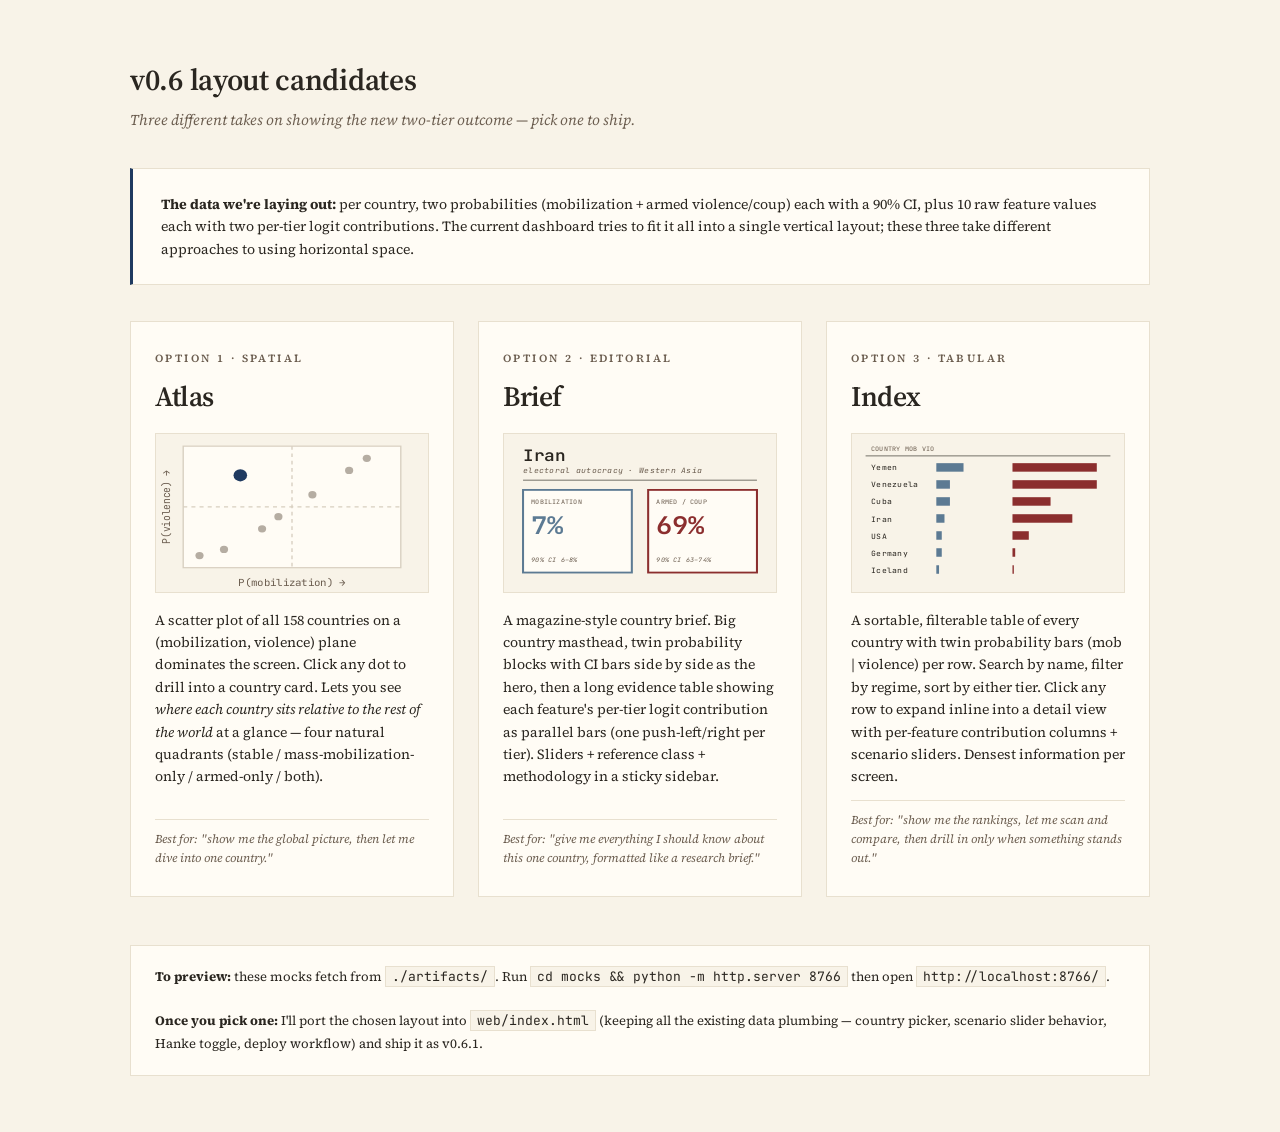
<file: mocks/index.html>
<!DOCTYPE html>
<html lang="en">
<head>
  <meta charset="UTF-8">
  <meta name="viewport" content="width=device-width, initial-scale=1.0">
  <title>v0.6 layout mockups — pick one</title>
  <link rel="preconnect" href="https://fonts.googleapis.com">
  <link rel="preconnect" href="https://fonts.gstatic.com" crossorigin>
  <link href="https://fonts.googleapis.com/css2?family=Source+Serif+4:opsz,wght@8..60,400;8..60,500;8..60,600&family=JetBrains+Mono:wght@400;500&display=swap" rel="stylesheet">
  <style>
    :root {
      --parchment: #F8F3E8;
      --parchment-light: #FFFCF5;
      --ink: #2A2620;
      --ink-muted: #6B5D4F;
      --border: #D8CFC0;
      --border-subtle: #E8E0CF;
      --mob: #5C7A93;
      --vio: #8B2E2E;
      --highlight: #1F3A60;
    }
    * { box-sizing: border-box; margin: 0; padding: 0; }
    html, body { background: var(--parchment); color: var(--ink); font-family: 'Source Serif 4', Charter, serif; font-size: 16px; line-height: 1.6; }
    .page { max-width: 1100px; margin: 0 auto; padding: 56px 40px; }
    h1 { font-size: 30px; font-weight: 600; letter-spacing: -0.01em; margin-bottom: 4px; }
    .sub { color: var(--ink-muted); font-size: 15px; font-style: italic; margin-bottom: 36px; }
    .grid { display: grid; grid-template-columns: repeat(3, 1fr); gap: 24px; }
    @media (max-width: 980px) { .grid { grid-template-columns: 1fr; } }
    .card { background: var(--parchment-light); border: 1px solid var(--border-subtle); padding: 28px 24px; text-decoration: none; color: var(--ink); transition: transform 0.15s, border-color 0.15s; display: flex; flex-direction: column; }
    .card:hover { transform: translateY(-2px); border-color: var(--ink); }
    .card .kicker { font-size: 11px; text-transform: uppercase; letter-spacing: 0.22em; color: var(--ink-muted); font-weight: 600; margin-bottom: 6px; }
    .card h2 { font-size: 28px; font-weight: 600; letter-spacing: -0.015em; margin-bottom: 14px; }
    .card .preview { background: var(--parchment); border: 1px solid var(--border-subtle); height: 160px; display: flex; align-items: center; justify-content: center; margin-bottom: 16px; font-family: 'JetBrains Mono', monospace; font-size: 12px; color: var(--ink-muted); position: relative; overflow: hidden; }
    .card .preview svg { width: 100%; height: 100%; }
    .card p { font-size: 14px; line-height: 1.6; color: var(--ink); margin-bottom: 12px; }
    .card .footnote { font-size: 12px; color: var(--ink-muted); font-style: italic; margin-top: auto; padding-top: 10px; border-top: 1px solid var(--border-subtle); }
    .key-take { padding: 24px 28px; background: var(--parchment-light); border: 1px solid var(--border-subtle); border-left: 3px solid var(--highlight); margin-bottom: 36px; font-size: 14px; line-height: 1.6; }
    .key-take strong { color: var(--ink); }
    .actions { margin-top: 18px; display: flex; gap: 12px; flex-wrap: wrap; }
    .actions a { display: inline-block; font-size: 13px; padding: 8px 14px; background: var(--ink); color: var(--parchment-light); text-decoration: none; font-family: inherit; }
    .actions a.secondary { background: transparent; color: var(--ink); border: 1px solid var(--ink); }
    code { font-family: 'JetBrains Mono', monospace; font-size: 13px; background: var(--parchment); padding: 1px 6px; border: 1px solid var(--border-subtle); }
  </style>
</head>
<body>
  <div class="page">
    <h1>v0.6 layout candidates</h1>
    <div class="sub">Three different takes on showing the new two-tier outcome — pick one to ship.</div>

    <div class="key-take">
      <strong>The data we're laying out:</strong> per country, two probabilities (mobilization + armed violence/coup) each with a 90% CI, plus 10 raw feature values each with two per-tier logit contributions. The current dashboard tries to fit it all into a single vertical layout; these three take different approaches to using horizontal space.
    </div>

    <div class="grid">
      <a class="card" href="v06_atlas.html">
        <div class="kicker">Option 1 · Spatial</div>
        <h2>Atlas</h2>
        <div class="preview">
          <svg viewBox="0 0 200 130" preserveAspectRatio="none">
            <rect x="20" y="10" width="160" height="100" fill="#FFFCF5" stroke="#D8CFC0"/>
            <line x1="100" y1="10" x2="100" y2="110" stroke="#D8CFC0" stroke-dasharray="3,3"/>
            <line x1="20" y1="60" x2="180" y2="60" stroke="#D8CFC0" stroke-dasharray="3,3"/>
            <circle cx="32" cy="100" r="3" fill="#6B5D4F" fill-opacity="0.5"/>
            <circle cx="50" cy="95"  r="3" fill="#6B5D4F" fill-opacity="0.5"/>
            <circle cx="78" cy="78" r="3" fill="#6B5D4F" fill-opacity="0.5"/>
            <circle cx="62" cy="34" r="5" fill="#1F3A60"/>
            <circle cx="142" cy="30" r="3" fill="#6B5D4F" fill-opacity="0.5"/>
            <circle cx="115" cy="50" r="3" fill="#6B5D4F" fill-opacity="0.5"/>
            <circle cx="155" cy="20" r="3" fill="#6B5D4F" fill-opacity="0.5"/>
            <circle cx="90" cy="68" r="3" fill="#6B5D4F" fill-opacity="0.5"/>
            <text x="100" y="125" font-size="8" fill="#6B5D4F" text-anchor="middle" font-family="JetBrains Mono">P(mobilization) →</text>
            <text x="10" y="60" font-size="8" fill="#6B5D4F" text-anchor="middle" font-family="JetBrains Mono" transform="rotate(-90 10 60)">P(violence) →</text>
          </svg>
        </div>
        <p>A scatter plot of all 158 countries on a (mobilization, violence) plane dominates the screen. Click any dot to drill into a country card. Lets you see <em>where each country sits relative to the rest of the world</em> at a glance — four natural quadrants (stable / mass-mobilization-only / armed-only / both).</p>
        <div class="footnote">Best for: "show me the global picture, then let me dive into one country."</div>
      </a>

      <a class="card" href="v06_brief.html">
        <div class="kicker">Option 2 · Editorial</div>
        <h2>Brief</h2>
        <div class="preview">
          <svg viewBox="0 0 200 130" preserveAspectRatio="none">
            <text x="14" y="22" font-size="13" font-weight="600" font-family="Source Serif 4" fill="#2A2620">Iran</text>
            <text x="14" y="32" font-size="6" fill="#6B5D4F" font-style="italic">electoral autocracy · Western Asia</text>
            <line x1="14" y1="38" x2="186" y2="38" stroke="#2A2620" stroke-width="0.5"/>
            <rect x="14" y="46" width="80" height="68" fill="#FFFCF5" stroke="#5C7A93" stroke-width="1.5"/>
            <text x="20" y="58" font-size="5" fill="#6B5D4F">MOBILIZATION</text>
            <text x="20" y="82" font-size="20" font-weight="600" font-family="Source Serif 4" fill="#5C7A93">7%</text>
            <text x="20" y="105" font-size="5" fill="#6B5D4F" font-style="italic">90% CI 6–8%</text>
            <rect x="106" y="46" width="80" height="68" fill="#FFFCF5" stroke="#8B2E2E" stroke-width="1.5"/>
            <text x="112" y="58" font-size="5" fill="#6B5D4F">ARMED / COUP</text>
            <text x="112" y="82" font-size="20" font-weight="600" font-family="Source Serif 4" fill="#8B2E2E">69%</text>
            <text x="112" y="105" font-size="5" fill="#6B5D4F" font-style="italic">90% CI 63–74%</text>
          </svg>
        </div>
        <p>A magazine-style country brief. Big country masthead, twin probability blocks with CI bars side by side as the hero, then a long evidence table showing each feature's per-tier logit contribution as parallel bars (one push-left/right per tier). Sliders + reference class + methodology in a sticky sidebar.</p>
        <div class="footnote">Best for: "give me everything I should know about <em>this one country</em>, formatted like a research brief."</div>
      </a>

      <a class="card" href="v06_index.html">
        <div class="kicker">Option 3 · Tabular</div>
        <h2>Index</h2>
        <div class="preview">
          <svg viewBox="0 0 200 130" preserveAspectRatio="none">
            <text x="14" y="14" font-size="5" fill="#6B5D4F" font-family="JetBrains Mono">COUNTRY            MOB                 VIO</text>
            <line x1="10" y1="18" x2="190" y2="18" stroke="#2A2620" stroke-width="0.5"/>

            <text x="14" y="30" font-size="6" font-family="Source Serif 4" fill="#2A2620">Yemen</text>
            <rect x="62" y="24" width="20" height="7" fill="#5C7A93"/>
            <rect x="118" y="24" width="62" height="7" fill="#8B2E2E"/>

            <text x="14" y="44" font-size="6" font-family="Source Serif 4" fill="#2A2620">Venezuela</text>
            <rect x="62" y="38" width="10" height="7" fill="#5C7A93"/>
            <rect x="118" y="38" width="62" height="7" fill="#8B2E2E"/>

            <text x="14" y="58" font-size="6" font-family="Source Serif 4" fill="#2A2620">Cuba</text>
            <rect x="62" y="52" width="10" height="7" fill="#5C7A93"/>
            <rect x="118" y="52" width="28" height="7" fill="#8B2E2E"/>

            <text x="14" y="72" font-size="6" font-family="Source Serif 4" fill="#2A2620">Iran</text>
            <rect x="62" y="66" width="6" height="7" fill="#5C7A93"/>
            <rect x="118" y="66" width="44" height="7" fill="#8B2E2E"/>

            <text x="14" y="86" font-size="6" font-family="Source Serif 4" fill="#2A2620">USA</text>
            <rect x="62" y="80" width="4" height="7" fill="#5C7A93"/>
            <rect x="118" y="80" width="12" height="7" fill="#8B2E2E"/>

            <text x="14" y="100" font-size="6" font-family="Source Serif 4" fill="#2A2620">Germany</text>
            <rect x="62" y="94" width="4" height="7" fill="#5C7A93"/>
            <rect x="118" y="94" width="2" height="7" fill="#8B2E2E"/>

            <text x="14" y="114" font-size="6" font-family="Source Serif 4" fill="#2A2620">Iceland</text>
            <rect x="62" y="108" width="2" height="7" fill="#5C7A93"/>
            <rect x="118" y="108" width="1" height="7" fill="#8B2E2E"/>
          </svg>
        </div>
        <p>A sortable, filterable table of every country with twin probability bars (mob | violence) per row. Search by name, filter by regime, sort by either tier. Click any row to expand inline into a detail view with per-feature contribution columns + scenario sliders. Densest information per screen.</p>
        <div class="footnote">Best for: "show me the rankings, let me scan and compare, then drill in only when something stands out."</div>
      </a>
    </div>

    <div style="margin-top: 48px; padding: 20px 24px; background: var(--parchment-light); border: 1px solid var(--border-subtle); font-size: 13px; line-height: 1.7;">
      <strong>To preview:</strong> these mocks fetch from <code>./artifacts/</code>. Run <code>cd mocks &amp;&amp; python -m http.server 8766</code> then open <code>http://localhost:8766/</code>.
      <br><br>
      <strong>Once you pick one:</strong> I'll port the chosen layout into <code>web/index.html</code> (keeping all the existing data plumbing — country picker, scenario slider behavior, Hanke toggle, deploy workflow) and ship it as v0.6.1.
    </div>
  </div>
</body>
</html>
</file>
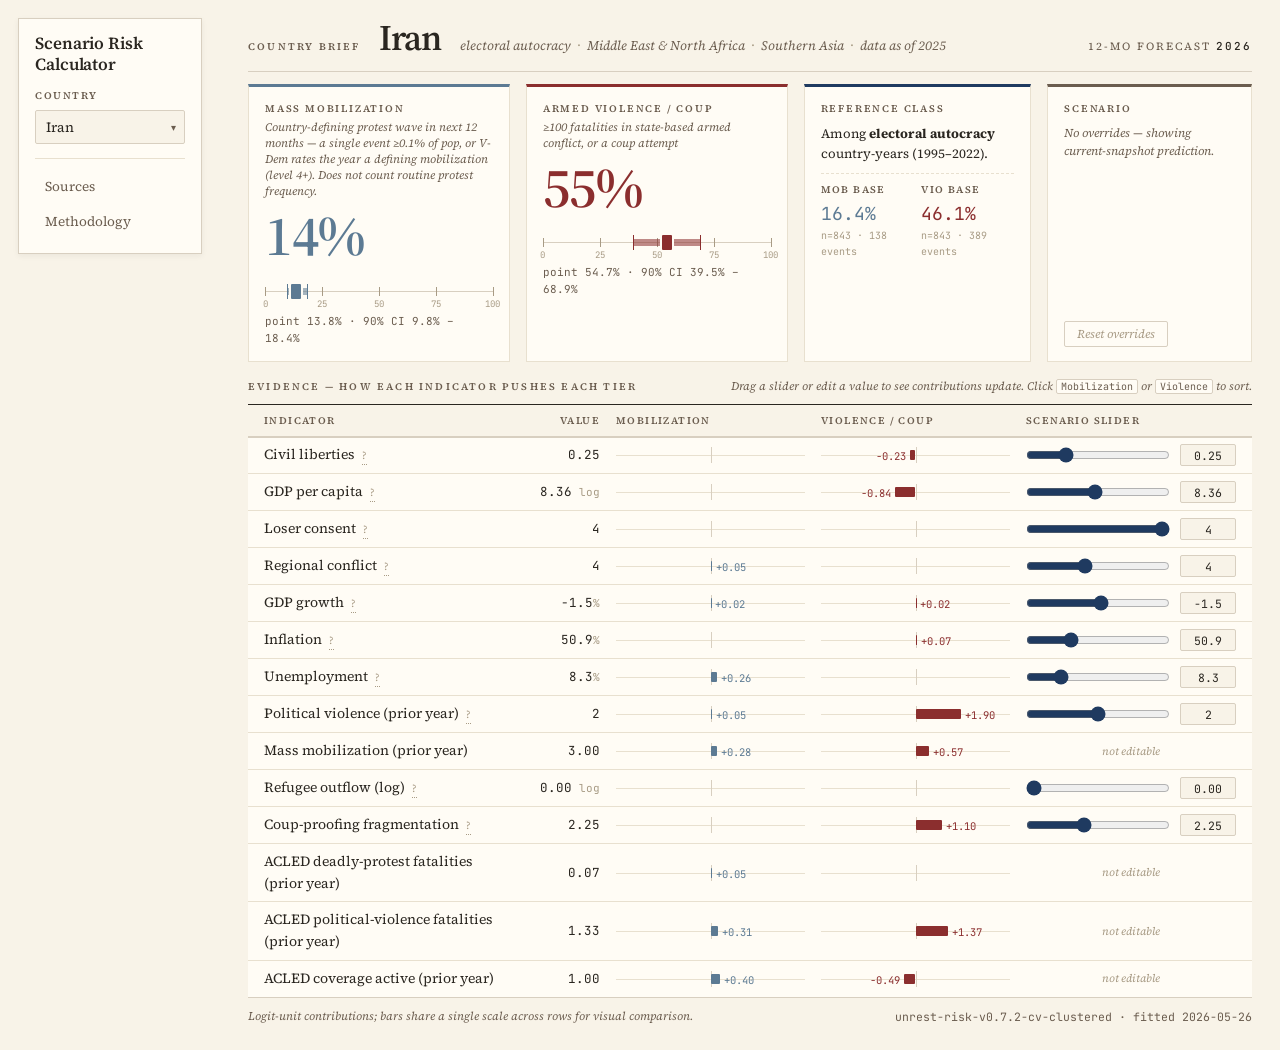
<file: web/index.html>
<!DOCTYPE html>
<html lang="en">
<head>
  <meta charset="UTF-8">
  <meta name="viewport" content="width=device-width, initial-scale=1.0">
  <title>Scenario Risk Calculator</title>
  <link rel="preconnect" href="https://fonts.googleapis.com">
  <link rel="preconnect" href="https://fonts.gstatic.com" crossorigin>
  <link href="https://fonts.googleapis.com/css2?family=Source+Serif+4:opsz,wght@8..60,400;8..60,500;8..60,600;8..60,700&family=JetBrains+Mono:wght@400;500&display=swap" rel="stylesheet">
  <link rel="stylesheet" href="styles.css">
</head>
<body>
  <aside class="sidebar">
    <a class="brand" href="index.html">Scenario Risk Calculator</a>
    <div class="country-picker">
      <span class="picker-label">Country</span>
      <div class="picker" id="country-picker">
        <button class="picker-button" type="button" id="picker-button">—</button>
        <div class="picker-panel">
          <input class="picker-search" id="picker-search" type="text" placeholder="Type to filter…" autocomplete="off" />
          <div class="picker-list" id="picker-list"></div>
        </div>
      </div>
    </div>
    <nav class="nav">
      <a href="sources.html">Sources</a>
      <a href="methodology.html">Methodology</a>
    </nav>
  </aside>

  <div class="page wide">
    <div class="masthead">
      <div class="lead">
        <span class="kicker">Country brief</span>
        <h1 id="brief-name">—</h1>
        <span class="meta" id="brief-meta">—</span>
      </div>
      <div class="forecast">12-mo forecast <span class="yr" id="brief-forecast-yr">—</span></div>
    </div>

    <!-- HERO STRIP: 4 cards across -->
    <div class="hero">
      <div class="hero-card tier mob">
        <div class="label">Mass mobilization</div>
        <div class="sublabel">Country-defining protest wave in next 12 months — a single event ≥0.1% of pop, or V-Dem rates the year a defining mobilization (level 4+). Does not count routine protest frequency.</div>
        <div class="big num" id="mob-big">—</div>
        <div class="ci-plot" id="mob-ci"></div>
        <div class="ci-text" id="mob-ci-text">—</div>
      </div>
      <div class="hero-card tier vio">
        <div class="label">Armed violence / coup</div>
        <div class="sublabel">≥100 fatalities in state-based armed conflict, or a coup attempt</div>
        <div class="big num" id="vio-big">—</div>
        <div class="ci-plot" id="vio-ci"></div>
        <div class="ci-text" id="vio-ci-text">—</div>
      </div>
      <div class="hero-card ref">
        <div class="label">Reference class</div>
        <div class="body" id="reference-body">—</div>
        <div class="ref-stats">
          <div class="ref-stat mob">
            <div class="k">Mob base</div>
            <div class="v num" id="ref-mob-rate">—</div>
            <div class="n" id="ref-mob-n">—</div>
          </div>
          <div class="ref-stat vio">
            <div class="k">Vio base</div>
            <div class="v num" id="ref-vio-rate">—</div>
            <div class="n" id="ref-vio-n">—</div>
          </div>
        </div>
      </div>
      <div class="hero-card scen">
        <div class="label">Scenario</div>
        <div class="scen-body" id="scen-body">
          <div class="scen-none">No overrides — showing current-snapshot prediction</div>
        </div>
        <button class="reset-btn" id="reset-btn" disabled>Reset overrides</button>
      </div>
    </div>

    <!-- EVIDENCE TABLE -->
    <div class="evidence-head">
      <div class="title">Evidence — how each indicator pushes each tier</div>
      <div class="hint">
        Drag a slider or edit a value to see contributions update. Click
        <kbd>Mobilization</kbd> or <kbd>Violence</kbd> to sort.
      </div>
    </div>
    <div class="evidence">
      <div class="ev-row head">
        <div>Indicator</div>
        <div style="text-align:right;">Value</div>
        <div class="sortable col-mob" data-sort="mob" id="sort-mob">
          Mobilization
        </div>
        <div class="sortable col-vio" data-sort="vio" id="sort-vio">
          Violence / coup
        </div>
        <div>Scenario slider</div>
      </div>
      <div id="evidence-body"></div>
    </div>

    <div class="foot">
      <span>Logit-unit contributions; bars share a single scale across rows for visual comparison.</span>
      <span class="v" id="version-tag">—</span>
    </div>
  </div>

  <script>
    const ARTIFACT_BASE = './artifacts/';

    let snapshot, weights, baseRates;
    let currentISO = 'IRN';
    let overrides = {};
    let sortKey = null; // null | 'mob' | 'vio'

    const RANGES = {
      civil_liberties:             { lo: 0,    hi: 1,   step: 0.01 },
      log_gdp_per_cap:             { lo: 5,    hi: 12,  step: 0.05 },
      loser_consent:               { lo: 0,    hi: 4,   step: 1    },
      conflict_neighbors_count:    { lo: 0,    hi: 10,  step: 1    },
      gdp_growth:                  { lo: -25,  hi: 20,  step: 0.1  },
      cpi_inflation:               { lo: -10,  hi: 200, step: 0.5  },
      unemployment:                { lo: 0,    hi: 40,  step: 0.1  },
      political_violence_ord_lag1: { lo: 0,    hi: 4,   step: 1    },
      log_refugee_outflow:         { lo: 0,    hi: 16,  step: 0.1  },
      coup_proof_fragmentation:    { lo: 0.5,  hi: 5,   step: 0.05 }
    };

    const TOOLTIPS = {
      civil_liberties:
        "V-Dem 'civil liberties' index (0–1). Captures freedom of expression, " +
        "association, and movement. Higher = freer. Open societies have lower " +
        "armed-violence baseline but more observable mass mobilization.",
      log_gdp_per_cap:
        "log of GDP per capita in current USD (WDI; IMF WEO backfills 2025+). " +
        "PITF's second-strongest structural predictor after regime type. " +
        "Richer countries are structurally less unrest-prone.",
      loser_consent:
        "V-Dem v2elaccept_ord, 0–4. How readily losers of the most recent " +
        "election accepted the result. Lower = factional politics, refusal " +
        "to concede (e.g. Trump 2020, Bolsonaro 2022).",
      conflict_neighbors_count:
        "Number of same-region countries with UCDP fatalities ≥100 in the " +
        "PRIOR year. Lagged by one year (UCDP releases late). Conflict spills " +
        "across borders via refugees, arms flow, copycat mobilization.",
      gdp_growth:
        "Annual real GDP growth %, WDI (IMF WEO backfills 2025+). " +
        "Negative growth = recession = grievance. Empirically a weak " +
        "1-year-horizon predictor; the literature finds 2–3 year lags matter more.",
      cpi_inflation:
        "Annual CPI inflation %, WDI → IMF curated → IMF WEO source chain. " +
        "Clipped to [-10, 200]% so hyperinflation outliers (Venezuela 2017, " +
        "Zimbabwe 2008) don't dominate the fit. Hand-curated for closed " +
        "regimes that don't report (Cuba, PRK, Eritrea).",
      unemployment:
        "Unemployment as % of labor force (WDI/ILO). For state-employment " +
        "economies (Cuba, Belarus, PRK, Venezuela, Eritrea, Turkmenistan, " +
        "Cambodia, Laos) we override the official rate with IMF Article IV " +
        "estimates that include informal-sector and underemployment.",
      political_violence_ord_lag1:
        "V-Dem v2caviol_ord, 0–4, LAGGED 1 year. How much political violence " +
        "the country saw in the prior year. Lagged so it doesn't overlap with " +
        "the outcome label (which includes the current-year V-Dem ordinal). " +
        "Strong predictor of next-year armed violence.",
      log_refugee_outflow:
        "log1p of net refugee outflow = (UNHCR refugees + asylum-seekers " +
        "originating here) − (refugees + asylum-seekers hosted here). " +
        "log-transformed so Afghanistan/Syria (millions) don't dominate the " +
        "model relative to USA (thousands).",
      coup_proof_fragmentation:
        "Pilster-Böhmelt 'effective number' of separate military forces in " +
        "the country (parallel guards, presidential security, etc.). Higher = " +
        "regime fragmented its security apparatus to coup-proof. " +
        "Counterintuitively, more fragmented = more unrest in the data."
    };

    function setupPicker(countries) {
      const picker = document.getElementById('country-picker');
      const button = document.getElementById('picker-button');
      const search = document.getElementById('picker-search');
      const list   = document.getElementById('picker-list');

      function updateLabel() {
        const cur = countries.find(c => c.iso3c === currentISO);
        button.textContent = cur ? cur.name : '—';
      }
      updateLabel();

      function renderList(query) {
        const q = (query || '').toLowerCase().trim();
        const filtered = q
          ? countries.filter(c => c.name.toLowerCase().includes(q) || c.iso3c.toLowerCase().includes(q))
          : countries;
        if (filtered.length === 0) {
          list.innerHTML = '<div class="picker-empty">No matches</div>';
          return;
        }
        list.innerHTML = filtered.slice(0, 240).map(c =>
          `<div class="picker-item${c.iso3c === currentISO ? ' active' : ''}" data-iso="${c.iso3c}">${c.name}</div>`
        ).join('');
        list.querySelectorAll('.picker-item').forEach(el => {
          el.addEventListener('click', () => {
            currentISO = el.dataset.iso;
            overrides = {};
            picker.classList.remove('open');
            updateLabel();
            renderAll();
          });
        });
      }

      button.addEventListener('click', e => {
        e.stopPropagation();
        const wasOpen = picker.classList.contains('open');
        picker.classList.toggle('open');
        if (!wasOpen) {
          renderList('');
          search.value = '';
          setTimeout(() => search.focus(), 0);
        }
      });
      search.addEventListener('input', e => renderList(e.target.value));
      search.addEventListener('keydown', e => {
        if (e.key === 'Escape') picker.classList.remove('open');
        if (e.key === 'Enter') {
          const first = list.querySelector('.picker-item');
          if (first) first.click();
        }
      });
      document.addEventListener('click', e => {
        if (!picker.contains(e.target)) picker.classList.remove('open');
      });
    }

    async function load() {
      const [s, w, b] = await Promise.all([
        fetch(ARTIFACT_BASE + 'country_snapshot.json').then(r => r.json()),
        fetch(ARTIFACT_BASE + 'weights.json').then(r => r.json()),
        fetch(ARTIFACT_BASE + 'base_rates.json').then(r => r.json())
      ]);
      snapshot = s; weights = w; baseRates = b;

      const sorted = Object.values(snapshot.countries).sort((a, b) => a.name.localeCompare(b.name));
      if (!snapshot.countries[currentISO]) currentISO = sorted[0].iso3c;
      setupPicker(sorted);

      document.getElementById('reset-btn').addEventListener('click', () => {
        overrides = {};
        renderAll();
      });
      document.getElementById('sort-mob').addEventListener('click', () => {
        sortKey = sortKey === 'mob' ? null : 'mob';
        renderEvidence();
      });
      document.getElementById('sort-vio').addEventListener('click', () => {
        sortKey = sortKey === 'vio' ? null : 'vio';
        renderEvidence();
      });

      document.getElementById('version-tag').textContent =
        `${weights.model_version} · fitted ${weights.fitted_at}`;

      renderAll();
    }

    function valueFor(c, f) {
      if (overrides[f] !== undefined) return overrides[f];
      return c.features[f]?.value ?? 0;
    }

    function isOverridden(f) { return overrides[f] !== undefined; }

    function computeProb(tier, c) {
      const coefs = weights.tiers[tier].pooled.coefficients;
      let lp = coefs['(Intercept)'] || 0;
      for (const f of weights.features) lp += (coefs[f] || 0) * valueFor(c, f);
      return 1 / (1 + Math.exp(-lp));
    }

    function pct(x, d = 0) { return (x * 100).toFixed(d) + '%'; }
    function fmtVal(f, v) {
      if (v == null) return '—';
      if (['gdp_growth', 'cpi_inflation', 'unemployment'].includes(f)) return (+v).toFixed(1) + '<span class="unit">%</span>';
      if (f === 'civil_liberties') return (+v).toFixed(2);
      if (['loser_consent', 'political_violence_ord_lag1', 'conflict_neighbors_count'].includes(f)) return String(Math.round(v));
      if (f === 'log_gdp_per_cap') return (+v).toFixed(2) + '<span class="unit"> log</span>';
      if (f === 'log_refugee_outflow') return (+v).toFixed(2) + '<span class="unit"> log</span>';
      return (+v).toFixed(2);
    }

    function renderAll() {
      const c = snapshot.countries[currentISO];

      // Masthead
      document.getElementById('brief-name').textContent = c.name;
      document.getElementById('brief-forecast-yr').textContent = c.snapshot_year + 1;
      const regimeNice = c.regime_label.replace(/_/g, ' ');
      document.getElementById('brief-meta').innerHTML =
        `${regimeNice}<span class="dot">·</span>${c.region}` +
        `${c.subregion ? '<span class="dot">·</span>' + c.subregion : ''}` +
        `<span class="dot">·</span>data as of ${c.snapshot_year}`;

      // Probabilities
      const mp = computeProb('mobilization', c);
      const vp = computeProb('violence', c);
      document.getElementById('mob-big').textContent = pct(mp, 0);
      document.getElementById('vio-big').textContent = pct(vp, 0);

      // CI plots — use snapshot CIs (CIs are fit-time uncertainty;
      // overriding inputs gives a point shift, not a new CI)
      drawCI('mob-ci', c.mobilization.ci_lo_90, c.mobilization.ci_hi_90, mp, 'mob');
      drawCI('vio-ci', c.violence.ci_lo_90,    c.violence.ci_hi_90,    vp, 'vio');
      document.getElementById('mob-ci-text').textContent =
        `point ${pct(mp, 1)} · 90% CI ${pct(c.mobilization.ci_lo_90, 1)} – ${pct(c.mobilization.ci_hi_90, 1)}`;
      document.getElementById('vio-ci-text').textContent =
        `point ${pct(vp, 1)} · 90% CI ${pct(c.violence.ci_lo_90, 1)} – ${pct(c.violence.ci_hi_90, 1)}`;

      // Reference class
      renderReference(c);

      // Scenario state
      renderScenarioCard(c, mp, vp);

      // Evidence table
      renderEvidence();
    }

    function drawCI(id, lo, hi, point, klass) {
      const el = document.getElementById(id);
      // Axis spans 0-100%. Ticks at 0/25/50/75/100.
      const ticks = [0, 25, 50, 75, 100];
      const tickHtml = ticks.map(t =>
        `<div class="tick" style="left:${t}%"></div>
         <div class="tick-label" style="left:${t}%">${t}</div>`
      ).join('');
      const loPct = (lo * 100).toFixed(2);
      const hiPct = (hi * 100).toFixed(2);
      const widthPct = ((hi - lo) * 100).toFixed(2);
      const pPct = (point * 100).toFixed(2);
      el.innerHTML = `
        <div class="axis"></div>
        ${tickHtml}
        <div class="whisker ${klass}" style="left:${loPct}%; width:${widthPct}%"></div>
        <div class="cap ${klass}" style="left:${loPct}%"></div>
        <div class="cap ${klass}" style="left:${hiPct}%"></div>
        <div class="point ${klass}" style="left:${pPct}%"></div>
      `;
    }

    function renderReference(c) {
      const mob = baseRates.tiers?.mobilization?.[c.regime_label];
      const vio = baseRates.tiers?.violence?.[c.regime_label];
      const regimeNice = c.regime_label.replace(/_/g, ' ');
      if (!mob || !vio) {
        document.getElementById('reference-body').textContent = '—';
        return;
      }
      document.getElementById('reference-body').innerHTML =
        `Among <strong>${regimeNice}</strong> country-years (1995–2022).`;
      document.getElementById('ref-mob-rate').textContent = pct(mob.base_rate, 1);
      document.getElementById('ref-mob-n').textContent = `n=${mob.n_obs} · ${mob.n_events} events`;
      document.getElementById('ref-vio-rate').textContent = pct(vio.base_rate, 1);
      document.getElementById('ref-vio-n').textContent = `n=${vio.n_obs} · ${vio.n_events} events`;
    }

    function renderScenarioCard(c, mp, vp) {
      const body = document.getElementById('scen-body');
      const resetBtn = document.getElementById('reset-btn');
      const overriddenKeys = Object.keys(overrides);
      if (overriddenKeys.length === 0) {
        body.innerHTML = `<div class="scen-none">No overrides — showing current-snapshot prediction.</div>`;
        resetBtn.disabled = true;
        return;
      }
      // Compute the baseline (no-overrides) probabilities for delta
      const baseMp = baseProb('mobilization', c);
      const baseVp = baseProb('violence', c);
      const dMob = mp - baseMp, dVio = vp - baseVp;
      const fmtD = d => {
        const sign = d > 0 ? '+' : '';
        const cls = d > 0 ? 'pos' : (d < 0 ? 'neg' : '');
        return `<span class="${cls}">${sign}${(d * 100).toFixed(1)}pp</span>`;
      };
      const labels = overriddenKeys.map(k => weights.feature_labels[k]).join(', ');
      body.innerHTML = `
        <div class="scen-active">${overriddenKeys.length} indicator${overriddenKeys.length > 1 ? 's' : ''} overridden</div>
        <div style="font-size:11.5px; color: var(--ink-muted); line-height:1.45;">${labels}</div>
        <div class="delta-line">mob ${fmtD(dMob)} &nbsp; vio ${fmtD(dVio)}</div>
      `;
      resetBtn.disabled = false;
    }

    function baseProb(tier, c) {
      const coefs = weights.tiers[tier].pooled.coefficients;
      let lp = coefs['(Intercept)'] || 0;
      for (const f of weights.features) lp += (coefs[f] || 0) * (c.features[f]?.value ?? 0);
      return 1 / (1 + Math.exp(-lp));
    }

    function renderEvidence() {
      const c = snapshot.countries[currentISO];
      const cMob = weights.tiers.mobilization.pooled.coefficients;
      const cVio = weights.tiers.violence.pooled.coefficients;

      let rows = weights.features.map(f => {
        const v = valueFor(c, f);
        return {
          f, label: weights.feature_labels[f], v,
          mob: (cMob[f] || 0) * v,
          vio: (cVio[f] || 0) * v
        };
      });

      if (sortKey === 'mob') rows.sort((a, b) => Math.abs(b.mob) - Math.abs(a.mob));
      else if (sortKey === 'vio') rows.sort((a, b) => Math.abs(b.vio) - Math.abs(a.vio));

      // Pick a max-abs that's stable across re-renders (use coefficients * range
      // rather than current values, so the scale doesn't jitter as you drag).
      const maxAbs = stableMaxAbs();

      // Update sort header state
      document.getElementById('sort-mob').classList.toggle('active', sortKey === 'mob');
      document.getElementById('sort-vio').classList.toggle('active', sortKey === 'vio');

      document.getElementById('evidence-body').innerHTML = rows.map(r => {
        const tooltip = TOOLTIPS[r.f] || '';
        const r1 = RANGES[r.f];
        const overridden = isOverridden(r.f);
        const sliderCell = r1
          ? `<div class="slider-cell">
               <input type="range" min="${r1.lo}" max="${r1.hi}" step="${r1.step}" value="${r.v}" data-f="${r.f}" class="js-slider"/>
               <div class="editor${overridden ? ' overridden' : ''}">
                 <input type="text" inputmode="decimal" value="${rawDisplayVal(r.f, r.v)}" data-f="${r.f}" class="js-text"/>
               </div>
             </div>`
          : `<div class="slider-cell no-edit">not editable</div>`;
        return `
          <div class="ev-row" data-row="${r.f}">
            <div class="feat-name">
              ${r.label}${tooltip ? ` <span class="info" data-tip="${tooltip.replace(/"/g, '&quot;')}">?</span>` : ''}
            </div>
            <div class="val${overridden ? ' overridden' : ''}">${fmtVal(r.f, r.v)}</div>
            <div class="lane">${laneHtml(r.mob, maxAbs, 'mob')}</div>
            <div class="lane">${laneHtml(r.vio, maxAbs, 'vio')}</div>
            ${sliderCell}
          </div>`;
      }).join('');

      wireRowControls();
    }

    function stableMaxAbs() {
      // Largest plausible |coef * value| across features and tiers, given
      // the slider ranges. This keeps the bar scale stable across drags.
      let m = 0.6;
      for (const f of weights.features) {
        const r = RANGES[f]; if (!r) continue;
        const cm = Math.abs(weights.tiers.mobilization.pooled.coefficients[f] || 0);
        const cv = Math.abs(weights.tiers.violence.pooled.coefficients[f] || 0);
        const span = Math.max(Math.abs(r.lo), Math.abs(r.hi));
        m = Math.max(m, cm * span, cv * span);
      }
      // Cap at something reasonable so a single huge feature (log_refugee_outflow)
      // doesn't squash the rest.
      return Math.min(m, 4.5);
    }

    function laneHtml(val, maxAbs, klass) {
      if (val === 0 || !val) {
        // No "0.00" label — the centered mid-tick is enough to signal
        // "this feature does not push this tier." Reading 0.00 ten times
        // across a column is visual noise.
        return `<div class="axis"></div><div class="mid"></div>`;
      }
      const wPct = Math.min(48, Math.abs(val) / maxAbs * 48);
      const left = val > 0 ? '50%' : (50 - wPct) + '%';
      const labelLeft = val > 0
        ? `calc(${50 + wPct}% + 4px)`
        : `calc(${50 - wPct}% - 4px)`;
      const labelTransform = val > 0 ? '' : 'translateX(-100%)';
      const sign = val > 0 ? '+' : '';
      return `
        <div class="axis"></div>
        <div class="mid"></div>
        <div class="bar ${klass}" style="left:${left}; width:${wPct}%"></div>
        <div class="num-label ${klass}" style="left:${labelLeft}; transform:${labelTransform};">${sign}${val.toFixed(2)}</div>
      `;
    }

    function rawDisplayVal(f, v) {
      if (v == null) return '';
      if (['loser_consent', 'political_violence_ord_lag1', 'conflict_neighbors_count'].includes(f)) return String(Math.round(v));
      if (f === 'civil_liberties') return (+v).toFixed(2);
      if (['gdp_growth', 'unemployment'].includes(f)) return (+v).toFixed(1);
      if (f === 'cpi_inflation') return (+v).toFixed(1);
      return (+v).toFixed(2);
    }

    function clamp(v, lo, hi) { return Math.max(lo, Math.min(hi, v)); }

    function setOverride(f, raw) {
      const r = RANGES[f]; if (!r) return;
      overrides[f] = clamp(raw, r.lo, r.hi);
      renderAll();
    }

    function wireRowControls() {
      document.querySelectorAll('.js-slider').forEach(el => {
        el.addEventListener('input', e => {
          setOverride(e.target.dataset.f, parseFloat(e.target.value));
        });
      });
      document.querySelectorAll('.js-text').forEach(el => {
        el.addEventListener('focus', e => { e.target.select(); });
        el.addEventListener('keydown', e => {
          if (e.key === 'Enter') { e.target.blur(); return; }
          if (e.key === 'Escape') {
            const f = e.target.dataset.f;
            delete overrides[f];
            renderAll();
            return;
          }
          if (e.key === 'ArrowUp' || e.key === 'ArrowDown') {
            e.preventDefault();
            const f = e.target.dataset.f;
            const r = RANGES[f]; if (!r) return;
            const c = snapshot.countries[currentISO];
            const cur = valueFor(c, f);
            const dir = e.key === 'ArrowUp' ? 1 : -1;
            const step = e.shiftKey ? r.step * 10 : r.step;
            setOverride(f, cur + dir * step);
          }
        });
        el.addEventListener('blur', e => {
          const parsed = parseFloat(e.target.value);
          if (!Number.isNaN(parsed)) setOverride(e.target.dataset.f, parsed);
          else renderAll(); // restore
        });
      });
    }

    load();
  </script>
</body>
</html>
</file>
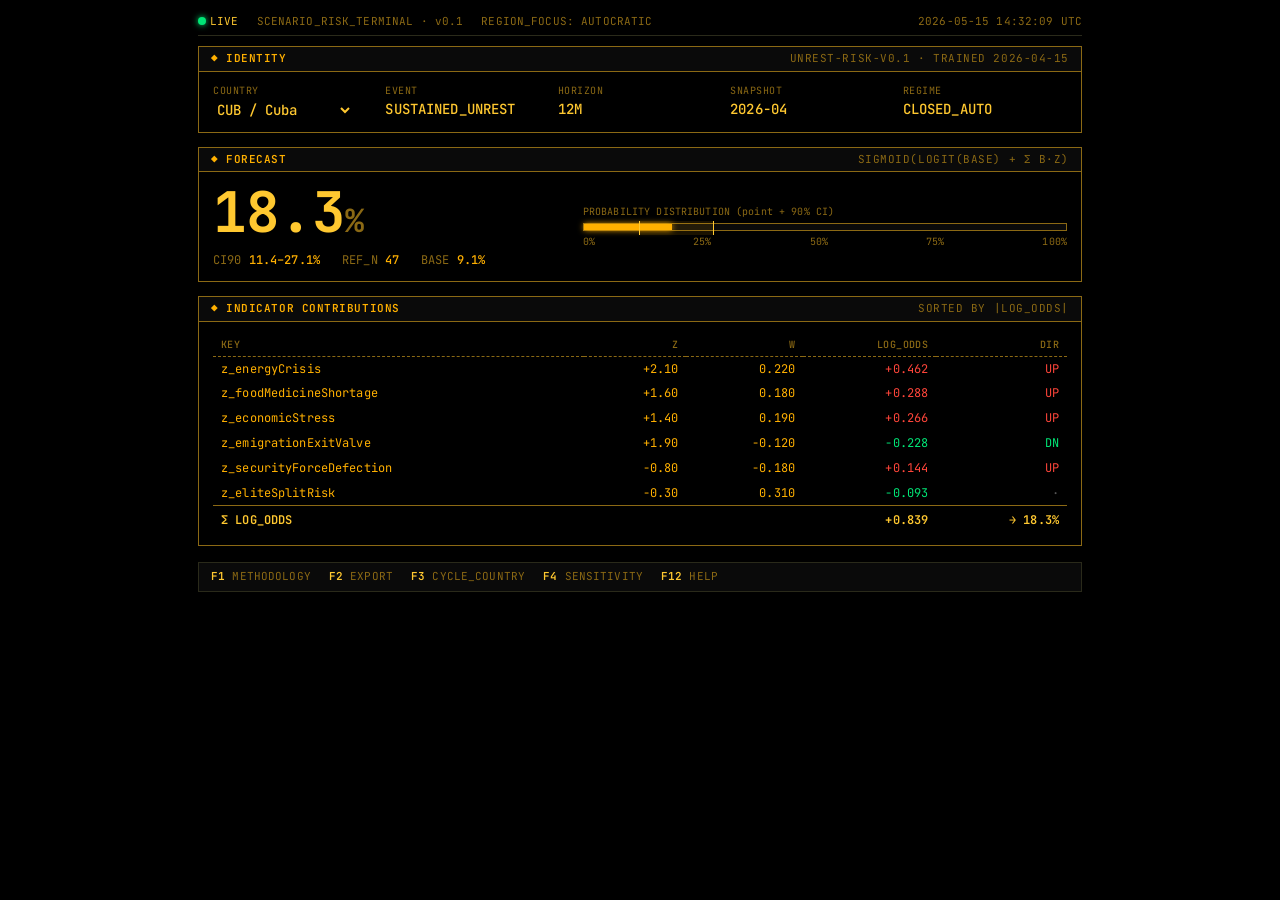
<file: mocks/dashboard-bloomberg.html>
<!DOCTYPE html>
<html lang="en">
<head>
  <meta charset="UTF-8">
  <meta name="viewport" content="width=device-width, initial-scale=1.0">
  <title>B — Bloomberg · Scenario Risk · CUB</title>
  <link rel="preconnect" href="https://fonts.googleapis.com">
  <link rel="preconnect" href="https://fonts.gstatic.com" crossorigin>
  <link href="https://fonts.googleapis.com/css2?family=JetBrains+Mono:wght@400;500;600;700&display=swap" rel="stylesheet">
  <style>
    :root {
      --bg: #000000;
      --bg-alt: #0a0a0a;
      --amber: #FFB000;
      --amber-bright: #FFC830;
      --amber-dim: #8B6914;
      --green: #00E676;
      --red: #FF453A;
      --grey: #555555;
      --border: #2a2a1a;
    }
    * { box-sizing: border-box; margin: 0; padding: 0; }
    html, body {
      background: var(--bg);
      color: var(--amber);
      font-family: 'JetBrains Mono', 'SF Mono', Consolas, monospace;
      font-size: 13px;
      line-height: 1.4;
      -webkit-font-smoothing: antialiased;
      letter-spacing: 0.01em;
    }
    .terminal {
      max-width: 920px;
      margin: 0 auto;
      padding: 14px 18px 24px;
    }
    .num { font-variant-numeric: tabular-nums; }
    .dim { color: var(--amber-dim); }
    .bright { color: var(--amber-bright); }
    .green { color: var(--green); }
    .red { color: var(--red); }
    .grey { color: var(--grey); }

    /* Top ticker / status bar */
    .topbar {
      display: flex;
      justify-content: space-between;
      align-items: center;
      padding-bottom: 6px;
      margin-bottom: 10px;
      border-bottom: 1px solid var(--border);
      font-size: 11px;
    }
    .topbar .left, .topbar .right { display: flex; gap: 18px; }
    .pulse {
      display: inline-block;
      width: 8px; height: 8px;
      background: var(--green);
      border-radius: 50%;
      margin-right: 4px;
      box-shadow: 0 0 6px var(--green);
    }

    /* Panel chrome with box-drawing */
    .panel {
      border: 1px solid var(--amber-dim);
      margin-bottom: 14px;
    }
    .panel-title {
      display: flex;
      justify-content: space-between;
      align-items: center;
      padding: 4px 12px;
      border-bottom: 1px solid var(--amber-dim);
      background: var(--bg-alt);
      font-size: 11px;
      font-weight: 600;
      letter-spacing: 0.05em;
      text-transform: uppercase;
    }
    .panel-title .right { color: var(--amber-dim); font-weight: 400; }
    .panel-body { padding: 12px 14px; }

    /* Identity strip */
    .ident {
      display: grid;
      grid-template-columns: repeat(5, 1fr);
      gap: 8px;
    }
    .ident .field .lbl {
      font-size: 10px;
      color: var(--amber-dim);
      letter-spacing: 0.05em;
    }
    .ident .field .val {
      font-size: 14px;
      font-weight: 500;
      color: var(--amber-bright);
      margin-top: 2px;
    }
    .ident select {
      font: inherit;
      font-size: 14px;
      font-weight: 500;
      background: transparent;
      border: none;
      color: var(--amber-bright);
      padding: 0;
      cursor: pointer;
      margin-top: 2px;
    }
    .ident select:focus { outline: 1px solid var(--amber); outline-offset: 2px; }

    /* Probability block */
    .prob {
      display: grid;
      grid-template-columns: 1fr 1.4fr;
      gap: 24px;
      align-items: center;
    }
    .prob .big {
      font-size: 56px;
      font-weight: 700;
      letter-spacing: -0.02em;
      color: var(--amber-bright);
      line-height: 1;
    }
    .prob .stat-row {
      display: flex;
      gap: 22px;
      font-size: 12px;
      margin-top: 12px;
    }
    .prob .stat .lbl { color: var(--amber-dim); }
    .prob .stat .val { color: var(--amber); font-weight: 500; }
    .meter {
      width: 100%;
      height: 8px;
      background: var(--bg-alt);
      border: 1px solid var(--amber-dim);
      position: relative;
      margin-top: 4px;
    }
    .meter-fill {
      height: 100%;
      width: 18.3%;
      background: var(--amber);
      box-shadow: 0 0 6px var(--amber);
    }
    .meter-ci {
      position: absolute;
      top: -3px;
      height: 14px;
      border-left: 1px solid var(--amber-bright);
      border-right: 1px solid var(--amber-bright);
      background: rgba(255,176,0,0.1);
      left: 11.4%;
      width: 15.7%;
    }
    .meter-axis {
      display: flex;
      justify-content: space-between;
      font-size: 10px;
      color: var(--amber-dim);
      margin-top: 4px;
    }

    /* Contributions table */
    table {
      width: 100%;
      border-collapse: collapse;
      font-size: 12px;
    }
    thead th {
      text-align: left;
      padding: 4px 8px;
      color: var(--amber-dim);
      font-weight: 500;
      letter-spacing: 0.04em;
      text-transform: uppercase;
      font-size: 10px;
      border-bottom: 1px dashed var(--amber-dim);
    }
    tbody td { padding: 4px 8px; }
    tbody tr:hover { background: var(--bg-alt); }
    .key { color: var(--amber); }
    .num-cell { text-align: right; font-variant-numeric: tabular-nums; }
    .pos { color: var(--red); }
    .neg { color: var(--green); }
    .neut { color: var(--grey); }

    .total-row {
      border-top: 1px solid var(--amber-dim);
      font-weight: 600;
      color: var(--amber-bright);
    }
    .total-row td { padding-top: 6px; }

    /* Function key footer */
    .fkeys {
      display: flex;
      gap: 18px;
      margin-top: 16px;
      padding: 6px 12px;
      border: 1px solid var(--border);
      background: var(--bg-alt);
      font-size: 11px;
    }
    .fk { color: var(--amber-bright); font-weight: 600; }
    .fkeys .item { color: var(--amber-dim); }
  </style>
</head>
<body>
  <div class="terminal">

    <div class="topbar">
      <div class="left">
        <span><span class="pulse"></span><span class="bright">LIVE</span></span>
        <span class="dim">SCENARIO_RISK_TERMINAL · v0.1</span>
        <span class="dim">REGION_FOCUS: AUTOCRATIC</span>
      </div>
      <div class="right">
        <span class="dim">2026-05-15 14:32:09 UTC</span>
      </div>
    </div>

    <div class="panel">
      <div class="panel-title">
        <span>◆ IDENTITY</span>
        <span class="right">unrest-risk-v0.1 · trained 2026-04-15</span>
      </div>
      <div class="panel-body">
        <div class="ident">
          <div class="field">
            <div class="lbl">COUNTRY</div>
            <select><option>CUB / Cuba</option><option>VEN / Venezuela</option><option>IRN / Iran</option><option>BLR / Belarus</option></select>
          </div>
          <div class="field"><div class="lbl">EVENT</div><div class="val">SUSTAINED_UNREST</div></div>
          <div class="field"><div class="lbl">HORIZON</div><div class="val">12M</div></div>
          <div class="field"><div class="lbl">SNAPSHOT</div><div class="val">2026-04</div></div>
          <div class="field"><div class="lbl">REGIME</div><div class="val">CLOSED_AUTO</div></div>
        </div>
      </div>
    </div>

    <div class="panel">
      <div class="panel-title">
        <span>◆ FORECAST</span>
        <span class="right">SIGMOID(logit(base) + Σ β·z)</span>
      </div>
      <div class="panel-body">
        <div class="prob">
          <div>
            <div class="big num">18.3<span class="dim" style="font-size: 32px;">%</span></div>
            <div class="stat-row">
              <div class="stat"><span class="lbl">CI90</span> <span class="val num">11.4–27.1%</span></div>
              <div class="stat"><span class="lbl">REF_N</span> <span class="val num">47</span></div>
              <div class="stat"><span class="lbl">BASE</span> <span class="val num">9.1%</span></div>
            </div>
          </div>
          <div>
            <div style="font-size: 10px; color: var(--amber-dim); margin-bottom: 4px;">PROBABILITY DISTRIBUTION (point + 90% CI)</div>
            <div class="meter">
              <div class="meter-fill"></div>
              <div class="meter-ci"></div>
            </div>
            <div class="meter-axis"><span>0%</span><span>25%</span><span>50%</span><span>75%</span><span>100%</span></div>
          </div>
        </div>
      </div>
    </div>

    <div class="panel">
      <div class="panel-title">
        <span>◆ INDICATOR CONTRIBUTIONS</span>
        <span class="right">sorted by |log_odds|</span>
      </div>
      <div class="panel-body">
        <table>
          <thead>
            <tr>
              <th>KEY</th>
              <th class="num-cell">Z</th>
              <th class="num-cell">W</th>
              <th class="num-cell">LOG_ODDS</th>
              <th class="num-cell">DIR</th>
            </tr>
          </thead>
          <tbody>
            <tr><td class="key">z_energyCrisis</td><td class="num-cell">+2.10</td><td class="num-cell">0.220</td><td class="num-cell pos">+0.462</td><td class="num-cell pos">UP</td></tr>
            <tr><td class="key">z_foodMedicineShortage</td><td class="num-cell">+1.60</td><td class="num-cell">0.180</td><td class="num-cell pos">+0.288</td><td class="num-cell pos">UP</td></tr>
            <tr><td class="key">z_economicStress</td><td class="num-cell">+1.40</td><td class="num-cell">0.190</td><td class="num-cell pos">+0.266</td><td class="num-cell pos">UP</td></tr>
            <tr><td class="key">z_emigrationExitValve</td><td class="num-cell">+1.90</td><td class="num-cell">-0.120</td><td class="num-cell neg">-0.228</td><td class="num-cell neg">DN</td></tr>
            <tr><td class="key">z_securityForceDefection</td><td class="num-cell">-0.80</td><td class="num-cell">-0.180</td><td class="num-cell pos">+0.144</td><td class="num-cell pos">UP</td></tr>
            <tr><td class="key">z_eliteSplitRisk</td><td class="num-cell">-0.30</td><td class="num-cell">0.310</td><td class="num-cell neg">-0.093</td><td class="num-cell neut">·</td></tr>
            <tr class="total-row">
              <td>Σ LOG_ODDS</td>
              <td colspan="2"></td>
              <td class="num-cell">+0.839</td>
              <td class="num-cell">→ 18.3%</td>
            </tr>
          </tbody>
        </table>
      </div>
    </div>

    <div class="fkeys">
      <span class="item"><span class="fk">F1</span> METHODOLOGY</span>
      <span class="item"><span class="fk">F2</span> EXPORT</span>
      <span class="item"><span class="fk">F3</span> CYCLE_COUNTRY</span>
      <span class="item"><span class="fk">F4</span> SENSITIVITY</span>
      <span class="item"><span class="fk">F12</span> HELP</span>
    </div>

  </div>
</body>
</html>
</file>
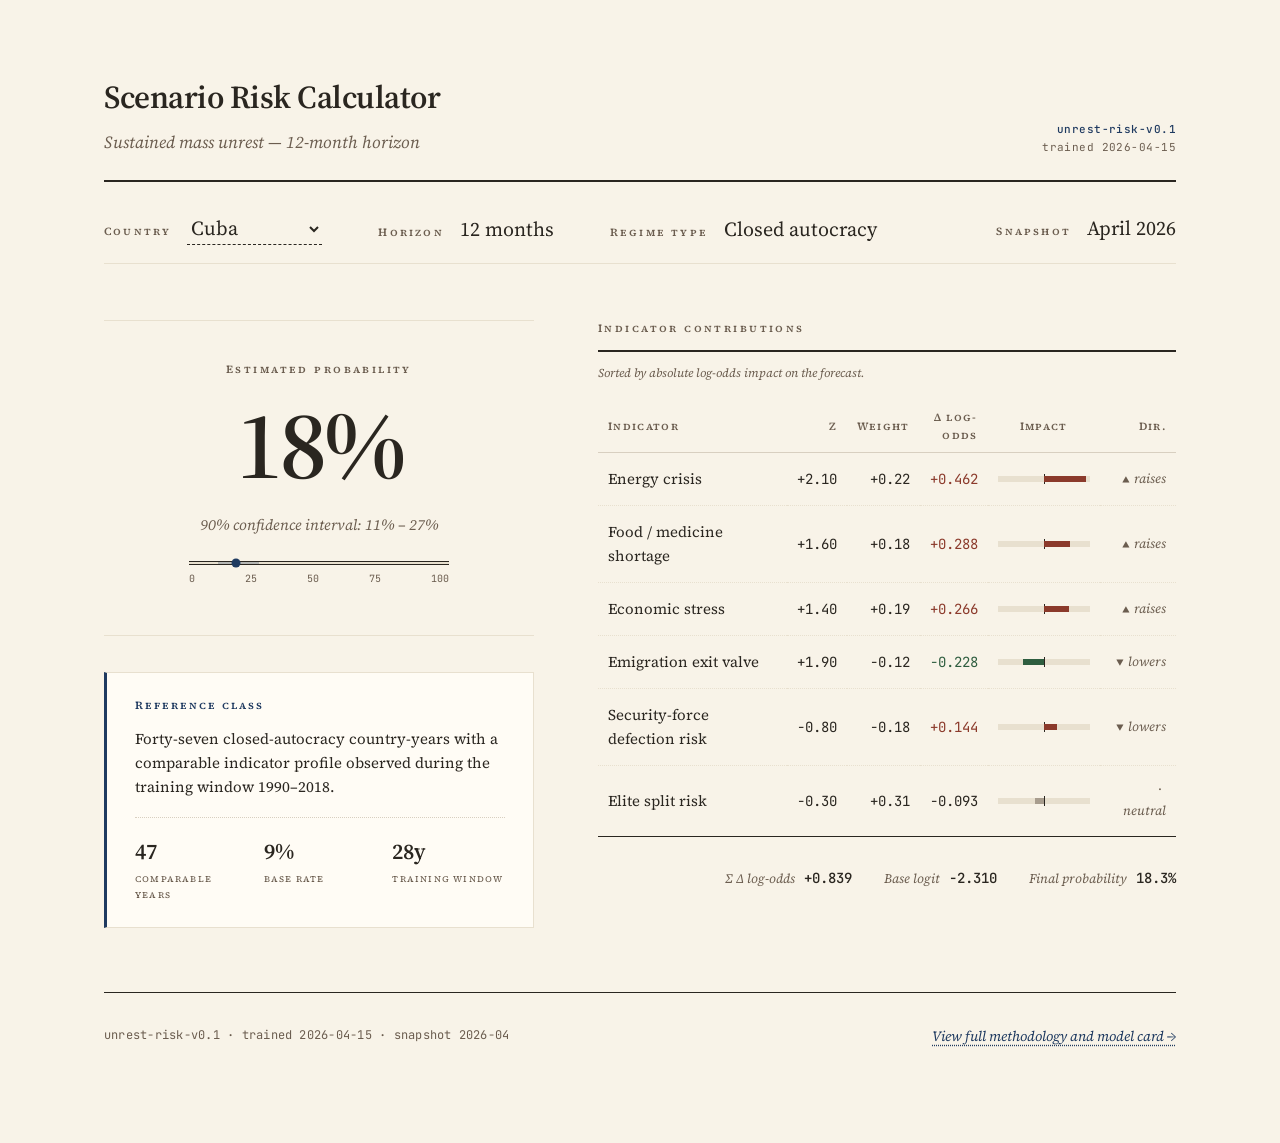
<file: mocks/dashboard-hybrid-wide.html>
<!DOCTYPE html>
<html lang="en">
<head>
  <meta charset="UTF-8">
  <meta name="viewport" content="width=device-width, initial-scale=1.0">
  <title>Scenario Risk Calculator — Cuba (wide)</title>
  <link rel="preconnect" href="https://fonts.googleapis.com">
  <link rel="preconnect" href="https://fonts.gstatic.com" crossorigin>
  <link href="https://fonts.googleapis.com/css2?family=Source+Serif+4:opsz,ital,wght@8..60,0,400;8..60,0,500;8..60,0,600;8..60,0,700;8..60,1,400&family=JetBrains+Mono:wght@400;500&display=swap" rel="stylesheet">
  <style>
    :root {
      --parchment: #F8F3E8;
      --parchment-light: #FFFCF5;
      --ink: #2A2620;
      --ink-muted: #6B5D4F;
      --border: #D8CFC0;
      --border-subtle: #E8E0CF;
      --accent: #1F3A60;
      --positive: #8B3A2B;
      --negative: #2E5D3F;
    }
    * { box-sizing: border-box; margin: 0; padding: 0; }
    html, body {
      background: var(--parchment);
      color: var(--ink);
      font-family: 'Source Serif 4', Charter, 'Times New Roman', serif;
      font-size: 17px;
      line-height: 1.6;
      -webkit-font-smoothing: antialiased;
    }
    .num { font-variant-numeric: tabular-nums; }
    .mono { font-family: 'JetBrains Mono', monospace; font-variant-numeric: tabular-nums; }

    .page {
      max-width: 1200px;
      margin: 0 auto;
      padding: 72px 64px 96px;
    }

    /* Header */
    header {
      display: flex;
      justify-content: space-between;
      align-items: flex-end;
      border-bottom: 2px solid var(--ink);
      padding-bottom: 24px;
      margin-bottom: 12px;
    }
    h1 {
      font-size: 32px;
      font-weight: 600;
      letter-spacing: -0.015em;
    }
    .subtitle {
      color: var(--ink-muted);
      font-size: 17px;
      font-style: italic;
      margin-top: 6px;
    }
    .head-version {
      font-family: 'JetBrains Mono', monospace;
      font-size: 11px;
      color: var(--ink-muted);
      letter-spacing: 0.04em;
      text-align: right;
    }
    .head-version .v { color: var(--accent); font-weight: 500; }

    /* Filter strip */
    .filters {
      display: flex;
      justify-content: space-between;
      align-items: baseline;
      padding: 18px 0;
      border-bottom: 1px solid var(--border-subtle);
      margin-bottom: 56px;
    }
    .filter-group {
      display: flex;
      gap: 56px;
    }
    .filter .lbl {
      font-size: 11px;
      font-variant: small-caps;
      letter-spacing: 0.2em;
      color: var(--ink-muted);
      font-weight: 600;
      margin-right: 12px;
    }
    .filter .val {
      font-size: 20px;
      color: var(--ink);
    }
    select.country {
      font: inherit;
      font-size: 20px;
      background: transparent;
      border: none;
      border-bottom: 1px dashed var(--ink);
      padding: 0 24px 1px 0;
      cursor: pointer;
      color: var(--ink);
    }
    select.country:focus { outline: none; border-bottom-color: var(--accent); border-bottom-style: solid; }

    /* Two-column main grid */
    .main {
      display: grid;
      grid-template-columns: 430px 1fr;
      gap: 64px;
      margin-bottom: 64px;
    }

    /* Left column */
    .left-col { display: flex; flex-direction: column; }

    .probability {
      padding: 40px 0 48px;
      border-top: 1px solid var(--border-subtle);
      border-bottom: 1px solid var(--border-subtle);
      text-align: center;
    }
    .probability .label {
      font-size: 11px;
      font-variant: small-caps;
      letter-spacing: 0.22em;
      color: var(--ink-muted);
      font-weight: 600;
      margin-bottom: 18px;
    }
    .probability .big {
      font-size: 96px;
      font-weight: 600;
      line-height: 1;
      letter-spacing: -0.025em;
      font-variant-numeric: tabular-nums;
    }
    .probability .ci {
      margin-top: 20px;
      font-size: 15px;
      font-style: italic;
      color: var(--ink-muted);
    }

    /* CI viz — small classical bar */
    .ci-viz {
      margin: 24px auto 0;
      width: 260px;
    }
    .ci-track {
      position: relative;
      height: 4px;
      background: var(--border-subtle);
      border-top: 1px solid var(--ink);
      border-bottom: 1px solid var(--ink);
    }
    .ci-band {
      position: absolute;
      top: 0; height: 100%;
      left: 11%; width: 16%;
      background: var(--accent);
      opacity: 0.25;
    }
    .ci-dot {
      position: absolute;
      top: 50%; transform: translate(-50%, -50%);
      width: 9px; height: 9px;
      background: var(--accent);
      border-radius: 50%;
      left: 18%;
    }
    .ci-axis {
      display: flex;
      justify-content: space-between;
      font-size: 10px;
      color: var(--ink-muted);
      margin-top: 6px;
      font-family: 'JetBrains Mono', monospace;
    }

    .reference {
      margin-top: 36px;
      padding: 24px 28px;
      background: var(--parchment-light);
      border: 1px solid var(--border-subtle);
      border-left: 3px solid var(--accent);
    }
    .reference .label {
      font-size: 11px;
      font-variant: small-caps;
      letter-spacing: 0.18em;
      color: var(--accent);
      font-weight: 600;
      margin-bottom: 12px;
    }
    .reference p { font-size: 15px; line-height: 1.6; }
    .reference .stats {
      display: grid;
      grid-template-columns: repeat(3, 1fr);
      gap: 16px;
      margin-top: 18px;
      padding-top: 16px;
      border-top: 1px dotted var(--border);
    }
    .reference .stat .num-big {
      font-size: 22px;
      font-weight: 600;
      color: var(--ink);
      font-variant-numeric: tabular-nums;
    }
    .reference .stat .lbl {
      font-size: 10px;
      font-variant: small-caps;
      letter-spacing: 0.12em;
      color: var(--ink-muted);
      margin-top: 2px;
    }

    /* Right column — contributions */
    .right-col { display: flex; flex-direction: column; }
    .right-col h2 {
      font-size: 11px;
      font-variant: small-caps;
      letter-spacing: 0.22em;
      color: var(--ink-muted);
      font-weight: 600;
      padding-bottom: 12px;
      border-bottom: 2px solid var(--ink);
      margin-bottom: 4px;
    }
    .right-col .hint {
      font-size: 12px;
      color: var(--ink-muted);
      font-style: italic;
      margin-bottom: 18px;
      padding-top: 8px;
    }

    table {
      width: 100%;
      border-collapse: collapse;
      font-size: 15px;
    }
    th {
      font-size: 11px;
      font-weight: 600;
      font-variant: small-caps;
      letter-spacing: 0.12em;
      color: var(--ink-muted);
      text-align: right;
      padding: 8px 10px;
      border-bottom: 1px solid var(--border);
    }
    th.indicator { text-align: left; }
    td {
      padding: 14px 10px;
      border-bottom: 1px dotted var(--border-subtle);
    }
    tr:last-child td { border-bottom: 1px solid var(--ink); }
    td.indicator { width: 38%; }
    td.num-cell {
      text-align: right;
      font-family: 'JetBrains Mono', monospace;
      font-variant-numeric: tabular-nums;
      font-size: 14px;
    }
    td.contrib-bar {
      width: 22%;
      vertical-align: middle;
    }
    .mini-bar {
      position: relative;
      height: 6px;
      background: var(--border-subtle);
    }
    .mini-bar .axis {
      position: absolute;
      left: 50%; top: -2px; bottom: -2px;
      width: 1px;
      background: var(--ink);
    }
    .mini-bar .fill {
      position: absolute;
      top: 0; height: 100%;
    }
    .fill-pos { background: var(--positive); }
    .fill-neg { background: var(--negative); }
    .fill-neut { background: var(--ink-muted); opacity: 0.5; }
    td.direction {
      width: 14%;
      text-align: right;
      font-style: italic;
      color: var(--ink-muted);
      font-size: 13px;
    }
    .dir-up { color: var(--positive); }
    .dir-down { color: var(--negative); }
    .arrow { display: inline-block; width: 12px; margin-right: 4px; font-style: normal; }

    .totals {
      display: flex;
      justify-content: flex-end;
      gap: 32px;
      margin-top: 16px;
      padding-top: 14px;
      font-size: 13px;
      color: var(--ink-muted);
      font-style: italic;
    }
    .totals .item .num-big {
      font-family: 'JetBrains Mono', monospace;
      font-variant-numeric: tabular-nums;
      color: var(--ink);
      font-size: 14px;
      font-style: normal;
      margin-left: 6px;
      font-weight: 500;
    }

    /* Footer */
    footer {
      padding-top: 32px;
      border-top: 1px solid var(--ink);
      display: flex;
      justify-content: space-between;
      align-items: center;
      font-size: 14px;
      color: var(--ink-muted);
    }
    footer .version {
      font-family: 'JetBrains Mono', monospace;
      font-size: 12px;
      letter-spacing: 0.02em;
    }
    footer a {
      color: var(--accent);
      text-decoration: underline;
      text-decoration-style: dotted;
      text-underline-offset: 4px;
      font-style: italic;
    }
    footer a:hover { text-decoration-style: solid; }
  </style>
</head>
<body>
  <div class="page">

    <header>
      <div>
        <h1>Scenario Risk Calculator</h1>
        <p class="subtitle">Sustained mass unrest — 12-month horizon</p>
      </div>
      <div class="head-version">
        <div class="v">unrest-risk-v0.1</div>
        <div>trained 2026-04-15</div>
      </div>
    </header>

    <div class="filters">
      <div class="filter-group">
        <div class="filter">
          <span class="lbl">Country</span>
          <select class="country">
            <option>Cuba</option><option>Venezuela</option><option>Iran</option><option>Belarus</option><option>Nicaragua</option>
          </select>
        </div>
        <div class="filter">
          <span class="lbl">Horizon</span>
          <span class="val">12 months</span>
        </div>
        <div class="filter">
          <span class="lbl">Regime type</span>
          <span class="val">Closed autocracy</span>
        </div>
      </div>
      <div class="filter">
        <span class="lbl">Snapshot</span>
        <span class="val">April 2026</span>
      </div>
    </div>

    <div class="main">

      <div class="left-col">
        <section class="probability">
          <div class="label">Estimated probability</div>
          <div class="big num">18%</div>
          <div class="ci">90% confidence interval: <span class="num">11%</span> – <span class="num">27%</span></div>
          <div class="ci-viz">
            <div class="ci-track">
              <div class="ci-band"></div>
              <div class="ci-dot"></div>
            </div>
            <div class="ci-axis"><span>0</span><span>25</span><span>50</span><span>75</span><span>100</span></div>
          </div>
        </section>

        <section class="reference">
          <div class="label">Reference class</div>
          <p>
            Forty-seven closed-autocracy country-years with a comparable indicator
            profile observed during the training window 1990–2018.
          </p>
          <div class="stats">
            <div class="stat">
              <div class="num-big">47</div>
              <div class="lbl">comparable years</div>
            </div>
            <div class="stat">
              <div class="num-big">9%</div>
              <div class="lbl">base rate</div>
            </div>
            <div class="stat">
              <div class="num-big">28y</div>
              <div class="lbl">training window</div>
            </div>
          </div>
        </section>
      </div>

      <div class="right-col">
        <h2>Indicator contributions</h2>
        <div class="hint">Sorted by absolute log-odds impact on the forecast.</div>
        <table>
          <thead>
            <tr>
              <th class="indicator">Indicator</th>
              <th>Z</th>
              <th>Weight</th>
              <th>Δ log-odds</th>
              <th style="text-align: center; width: 22%;">Impact</th>
              <th>Dir.</th>
            </tr>
          </thead>
          <tbody>
            <tr>
              <td class="indicator">Energy crisis</td>
              <td class="num-cell">+2.10</td>
              <td class="num-cell">+0.22</td>
              <td class="num-cell dir-up">+0.462</td>
              <td class="contrib-bar"><div class="mini-bar"><div class="axis"></div><div class="fill fill-pos" style="left: 50%; width: 46%;"></div></div></td>
              <td class="direction dir-up"><span class="arrow">▲</span>raises</td>
            </tr>
            <tr>
              <td class="indicator">Food / medicine shortage</td>
              <td class="num-cell">+1.60</td>
              <td class="num-cell">+0.18</td>
              <td class="num-cell dir-up">+0.288</td>
              <td class="contrib-bar"><div class="mini-bar"><div class="axis"></div><div class="fill fill-pos" style="left: 50%; width: 29%;"></div></div></td>
              <td class="direction dir-up"><span class="arrow">▲</span>raises</td>
            </tr>
            <tr>
              <td class="indicator">Economic stress</td>
              <td class="num-cell">+1.40</td>
              <td class="num-cell">+0.19</td>
              <td class="num-cell dir-up">+0.266</td>
              <td class="contrib-bar"><div class="mini-bar"><div class="axis"></div><div class="fill fill-pos" style="left: 50%; width: 27%;"></div></div></td>
              <td class="direction dir-up"><span class="arrow">▲</span>raises</td>
            </tr>
            <tr>
              <td class="indicator">Emigration exit valve</td>
              <td class="num-cell">+1.90</td>
              <td class="num-cell">-0.12</td>
              <td class="num-cell dir-down">-0.228</td>
              <td class="contrib-bar"><div class="mini-bar"><div class="axis"></div><div class="fill fill-neg" style="right: 50%; width: 23%;"></div></div></td>
              <td class="direction dir-down"><span class="arrow">▼</span>lowers</td>
            </tr>
            <tr>
              <td class="indicator">Security-force defection risk</td>
              <td class="num-cell">-0.80</td>
              <td class="num-cell">-0.18</td>
              <td class="num-cell dir-up">+0.144</td>
              <td class="contrib-bar"><div class="mini-bar"><div class="axis"></div><div class="fill fill-pos" style="left: 50%; width: 14%;"></div></div></td>
              <td class="direction dir-down"><span class="arrow">▼</span>lowers</td>
            </tr>
            <tr>
              <td class="indicator">Elite split risk</td>
              <td class="num-cell">-0.30</td>
              <td class="num-cell">+0.31</td>
              <td class="num-cell">-0.093</td>
              <td class="contrib-bar"><div class="mini-bar"><div class="axis"></div><div class="fill fill-neut" style="right: 50%; width: 9%;"></div></div></td>
              <td class="direction"><span class="arrow">·</span>neutral</td>
            </tr>
          </tbody>
        </table>
        <div class="totals">
          <span class="item">Σ Δ log-odds <span class="num-big">+0.839</span></span>
          <span class="item">Base logit <span class="num-big">-2.310</span></span>
          <span class="item">Final probability <span class="num-big">18.3%</span></span>
        </div>
      </div>

    </div>

    <footer>
      <span class="version">unrest-risk-v0.1 · trained 2026-04-15 · snapshot 2026-04</span>
      <a href="#">View full methodology and model card →</a>
    </footer>

  </div>
</body>
</html>
</file>
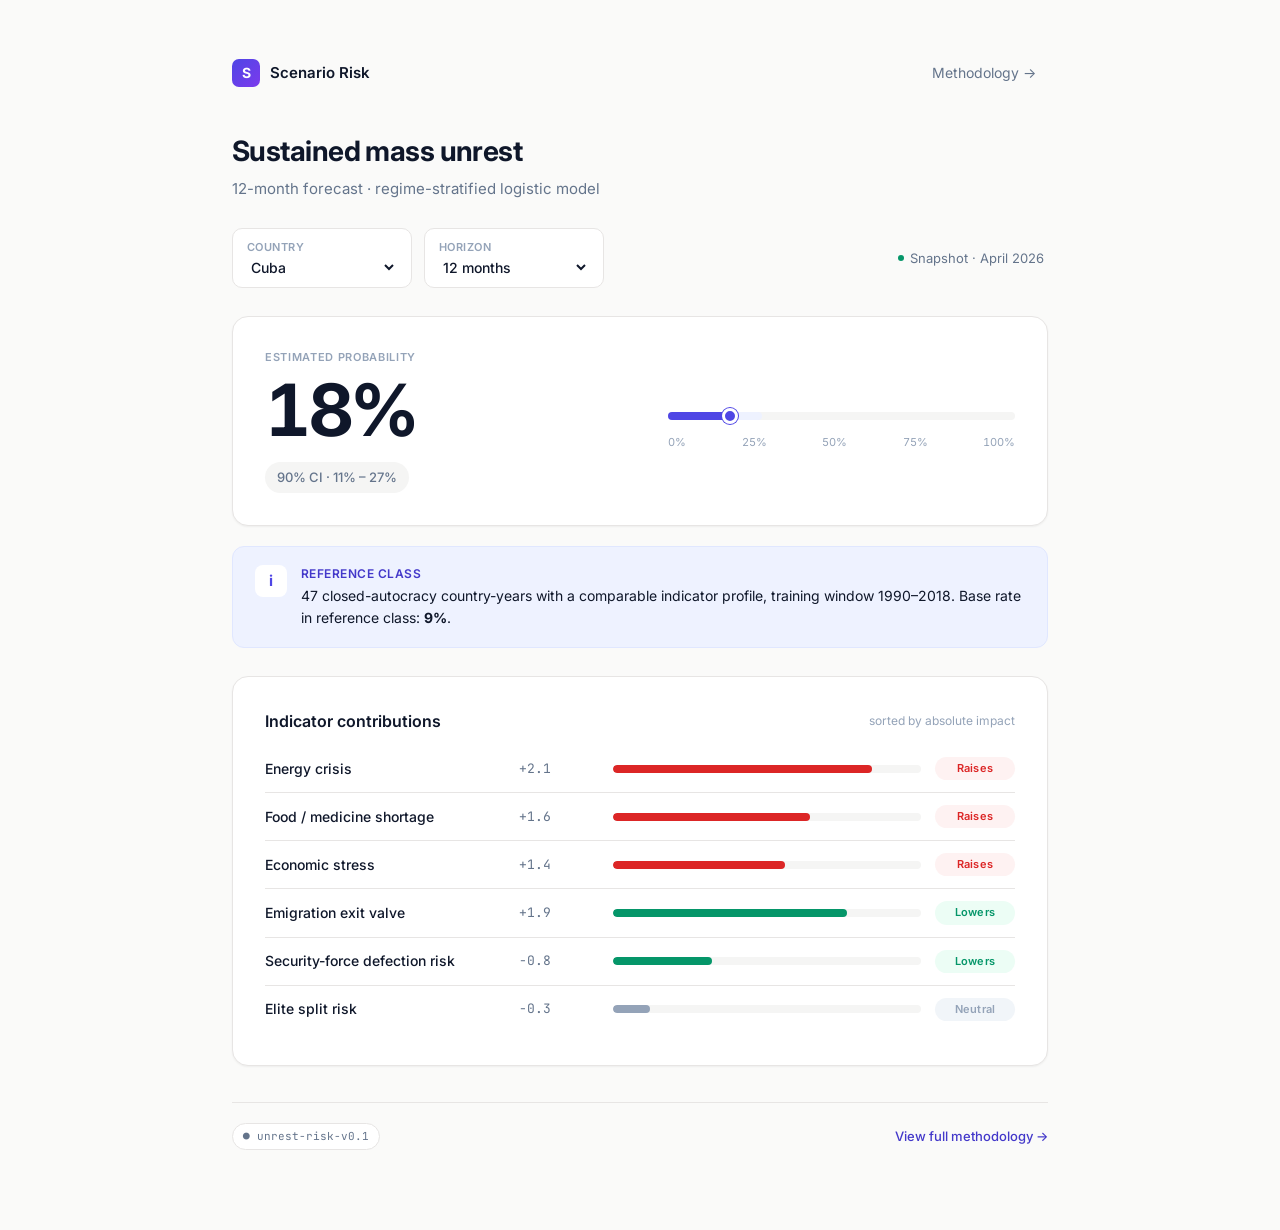
<file: mocks/dashboard-saas.html>
<!DOCTYPE html>
<html lang="en">
<head>
  <meta charset="UTF-8">
  <meta name="viewport" content="width=device-width, initial-scale=1.0">
  <title>C — Modern SaaS · Scenario Risk · Cuba</title>
  <link rel="preconnect" href="https://fonts.googleapis.com">
  <link rel="preconnect" href="https://fonts.gstatic.com" crossorigin>
  <link href="https://fonts.googleapis.com/css2?family=Inter:wght@400;500;600;700;800&family=JetBrains+Mono:wght@400;500&display=swap" rel="stylesheet">
  <style>
    :root {
      --bg: #FAFAF9;
      --surface: #FFFFFF;
      --surface-2: #F5F5F4;
      --border: #E7E5E4;
      --border-strong: #D6D3D1;
      --text: #0F172A;
      --text-muted: #64748B;
      --text-soft: #94A3B8;
      --accent: #4F46E5;
      --accent-soft: #EEF2FF;
      --accent-text: #4338CA;
      --positive: #DC2626;
      --positive-soft: #FEF2F2;
      --negative: #059669;
      --negative-soft: #ECFDF5;
      --neutral: #94A3B8;
      --neutral-soft: #F1F5F9;
      --shadow-sm: 0 1px 2px 0 rgb(0 0 0 / 0.05);
      --shadow-md: 0 4px 6px -1px rgb(0 0 0 / 0.07), 0 2px 4px -2px rgb(0 0 0 / 0.04);
    }
    * { box-sizing: border-box; margin: 0; padding: 0; }
    html, body {
      background: var(--bg);
      color: var(--text);
      font-family: 'Inter', -apple-system, BlinkMacSystemFont, sans-serif;
      font-size: 15px;
      line-height: 1.55;
      -webkit-font-smoothing: antialiased;
    }
    .num { font-variant-numeric: tabular-nums; }
    .mono { font-family: 'JetBrains Mono', monospace; }

    .page { max-width: 880px; margin: 0 auto; padding: 56px 32px 80px; }

    /* Top nav */
    .topnav {
      display: flex;
      justify-content: space-between;
      align-items: center;
      margin-bottom: 40px;
    }
    .brand {
      display: flex;
      align-items: center;
      gap: 10px;
      font-weight: 600;
      font-size: 15px;
    }
    .brand-mark {
      width: 28px; height: 28px;
      background: linear-gradient(135deg, var(--accent) 0%, #7C3AED 100%);
      border-radius: 7px;
      display: flex; align-items: center; justify-content: center;
      color: white; font-weight: 700; font-size: 14px;
    }
    .top-link {
      font-size: 14px;
      color: var(--text-muted);
      text-decoration: none;
      padding: 6px 12px;
      border-radius: 6px;
      transition: background 0.15s;
    }
    .top-link:hover { background: var(--surface); }

    /* Title + filters */
    h1 {
      font-size: 28px;
      font-weight: 700;
      letter-spacing: -0.02em;
      margin-bottom: 4px;
    }
    .subtitle {
      color: var(--text-muted);
      font-size: 15px;
      margin-bottom: 28px;
    }

    .filters {
      display: flex;
      gap: 12px;
      margin-bottom: 28px;
    }
    .filter {
      flex: 0 0 auto;
      background: var(--surface);
      border: 1px solid var(--border);
      border-radius: 10px;
      padding: 10px 14px;
      display: flex;
      flex-direction: column;
      gap: 2px;
      min-width: 180px;
      transition: border-color 0.15s, box-shadow 0.15s;
    }
    .filter:hover { border-color: var(--border-strong); }
    .filter:focus-within {
      border-color: var(--accent);
      box-shadow: 0 0 0 3px var(--accent-soft);
    }
    .filter .lbl {
      font-size: 11px;
      font-weight: 600;
      color: var(--text-soft);
      text-transform: uppercase;
      letter-spacing: 0.04em;
    }
    .filter select {
      font: inherit;
      font-size: 14px;
      font-weight: 500;
      border: none;
      background: transparent;
      color: var(--text);
      padding: 0;
      cursor: pointer;
    }
    .filter select:focus { outline: none; }
    .snap {
      margin-left: auto;
      display: flex;
      align-items: center;
      gap: 6px;
      font-size: 13px;
      color: var(--text-muted);
      padding: 0 4px;
    }
    .snap-dot {
      width: 6px; height: 6px;
      background: var(--negative);
      border-radius: 50%;
    }

    /* Main probability card */
    .card {
      background: var(--surface);
      border: 1px solid var(--border);
      border-radius: 16px;
      padding: 32px;
      margin-bottom: 20px;
      box-shadow: var(--shadow-sm);
    }
    .prob-card { display: grid; grid-template-columns: 1fr 1fr; gap: 32px; align-items: center; }
    .prob-card .lbl {
      font-size: 11px;
      font-weight: 600;
      color: var(--text-soft);
      text-transform: uppercase;
      letter-spacing: 0.06em;
      margin-bottom: 8px;
    }
    .prob-card .big {
      font-size: 72px;
      font-weight: 700;
      line-height: 1;
      letter-spacing: -0.04em;
      color: var(--text);
      font-variant-numeric: tabular-nums;
    }
    .prob-card .ci-pill {
      display: inline-block;
      margin-top: 16px;
      padding: 5px 12px;
      background: var(--surface-2);
      border-radius: 999px;
      font-size: 13px;
      font-weight: 500;
      color: var(--text-muted);
    }

    .ci-viz { padding-left: 12px; }
    .ci-viz .track {
      position: relative;
      height: 8px;
      background: var(--surface-2);
      border-radius: 999px;
      margin: 22px 0 14px;
    }
    .ci-viz .ci-band {
      position: absolute;
      top: 0; height: 100%;
      left: 11%; width: 16%;
      background: var(--accent-soft);
      border-radius: 999px;
    }
    .ci-viz .ci-fill {
      position: absolute;
      top: 0; height: 100%;
      left: 0; width: 18%;
      background: var(--accent);
      border-radius: 999px;
    }
    .ci-viz .dot {
      position: absolute;
      top: 50%;
      transform: translate(-50%, -50%);
      width: 16px; height: 16px;
      background: var(--accent);
      border: 3px solid white;
      border-radius: 50%;
      box-shadow: 0 0 0 1px var(--accent);
      left: 18%;
    }
    .ci-viz .scale {
      display: flex;
      justify-content: space-between;
      font-size: 11px;
      color: var(--text-soft);
      font-variant-numeric: tabular-nums;
    }

    /* Reference class — softer card with accent stripe */
    .ref-card {
      background: var(--accent-soft);
      border: 1px solid #E0E7FF;
      border-radius: 12px;
      padding: 18px 22px;
      margin-bottom: 28px;
      display: flex;
      gap: 14px;
      align-items: flex-start;
    }
    .ref-icon {
      flex: 0 0 32px;
      height: 32px;
      background: white;
      border-radius: 8px;
      display: flex; align-items: center; justify-content: center;
      color: var(--accent);
      font-weight: 700;
    }
    .ref-card .lbl {
      font-size: 12px;
      font-weight: 600;
      color: var(--accent-text);
      text-transform: uppercase;
      letter-spacing: 0.04em;
      margin-bottom: 2px;
    }
    .ref-card .body { font-size: 14px; color: var(--text); line-height: 1.55; }

    /* Contributions card */
    .section-head {
      display: flex;
      justify-content: space-between;
      align-items: center;
      margin-bottom: 12px;
    }
    .section-head h2 {
      font-size: 16px;
      font-weight: 600;
    }
    .section-head .hint {
      font-size: 12px;
      color: var(--text-soft);
    }

    .contrib {
      display: grid;
      grid-template-columns: 240px 80px 1fr 80px;
      gap: 14px;
      align-items: center;
      padding: 12px 0;
      border-bottom: 1px solid var(--border);
      font-size: 14px;
    }
    .contrib:last-child { border-bottom: none; }
    .contrib .name { font-weight: 500; }
    .contrib .z {
      font-variant-numeric: tabular-nums;
      font-family: 'JetBrains Mono', monospace;
      font-size: 13px;
      color: var(--text-muted);
    }
    .contrib .bar {
      height: 8px;
      background: var(--surface-2);
      border-radius: 999px;
      overflow: hidden;
      position: relative;
    }
    .contrib .bar-fill {
      height: 100%;
      border-radius: 999px;
    }
    .contrib .pill {
      font-size: 11px;
      font-weight: 600;
      padding: 3px 9px;
      border-radius: 999px;
      text-align: center;
      letter-spacing: 0.02em;
    }
    .pill-up { background: var(--positive-soft); color: var(--positive); }
    .pill-down { background: var(--negative-soft); color: var(--negative); }
    .pill-neutral { background: var(--neutral-soft); color: var(--neutral); }
    .bar-up { background: var(--positive); }
    .bar-down { background: var(--negative); }
    .bar-neutral { background: var(--neutral); }

    /* Footer */
    footer {
      margin-top: 36px;
      padding-top: 20px;
      border-top: 1px solid var(--border);
      display: flex;
      justify-content: space-between;
      align-items: center;
      font-size: 13px;
      color: var(--text-muted);
    }
    .badge {
      display: inline-flex;
      align-items: center;
      gap: 6px;
      padding: 4px 10px;
      background: var(--surface);
      border: 1px solid var(--border);
      border-radius: 999px;
      font-family: 'JetBrains Mono', monospace;
      font-size: 11px;
      color: var(--text-muted);
    }
    footer a {
      color: var(--accent-text);
      font-weight: 500;
      text-decoration: none;
    }
    footer a:hover { text-decoration: underline; }
  </style>
</head>
<body>
  <div class="page">

    <nav class="topnav">
      <div class="brand">
        <div class="brand-mark">S</div>
        <span>Scenario Risk</span>
      </div>
      <a href="#" class="top-link">Methodology →</a>
    </nav>

    <h1>Sustained mass unrest</h1>
    <p class="subtitle">12-month forecast · regime-stratified logistic model</p>

    <div class="filters">
      <label class="filter">
        <span class="lbl">Country</span>
        <select><option>Cuba</option><option>Venezuela</option><option>Iran</option><option>Belarus</option></select>
      </label>
      <label class="filter">
        <span class="lbl">Horizon</span>
        <select><option>12 months</option></select>
      </label>
      <span class="snap">
        <span class="snap-dot"></span>
        Snapshot · April 2026
      </span>
    </div>

    <div class="card">
      <div class="prob-card">
        <div>
          <div class="lbl">Estimated probability</div>
          <div class="big">18%</div>
          <span class="ci-pill">90% CI · 11% – 27%</span>
        </div>
        <div class="ci-viz">
          <div class="track">
            <div class="ci-band"></div>
            <div class="ci-fill"></div>
            <div class="dot"></div>
          </div>
          <div class="scale">
            <span>0%</span><span>25%</span><span>50%</span><span>75%</span><span>100%</span>
          </div>
        </div>
      </div>
    </div>

    <div class="ref-card">
      <div class="ref-icon">i</div>
      <div>
        <div class="lbl">Reference class</div>
        <div class="body">
          47 closed-autocracy country-years with a comparable indicator profile,
          training window 1990–2018. Base rate in reference class: <b class="num">9%</b>.
        </div>
      </div>
    </div>

    <div class="card">
      <div class="section-head">
        <h2>Indicator contributions</h2>
        <span class="hint">sorted by absolute impact</span>
      </div>

      <div class="contrib">
        <div class="name">Energy crisis</div>
        <div class="z">+2.1</div>
        <div class="bar"><div class="bar-fill bar-up" style="width: 84%;"></div></div>
        <div class="pill pill-up">Raises</div>
      </div>
      <div class="contrib">
        <div class="name">Food / medicine shortage</div>
        <div class="z">+1.6</div>
        <div class="bar"><div class="bar-fill bar-up" style="width: 64%;"></div></div>
        <div class="pill pill-up">Raises</div>
      </div>
      <div class="contrib">
        <div class="name">Economic stress</div>
        <div class="z">+1.4</div>
        <div class="bar"><div class="bar-fill bar-up" style="width: 56%;"></div></div>
        <div class="pill pill-up">Raises</div>
      </div>
      <div class="contrib">
        <div class="name">Emigration exit valve</div>
        <div class="z">+1.9</div>
        <div class="bar"><div class="bar-fill bar-down" style="width: 76%;"></div></div>
        <div class="pill pill-down">Lowers</div>
      </div>
      <div class="contrib">
        <div class="name">Security-force defection risk</div>
        <div class="z">-0.8</div>
        <div class="bar"><div class="bar-fill bar-down" style="width: 32%;"></div></div>
        <div class="pill pill-down">Lowers</div>
      </div>
      <div class="contrib">
        <div class="name">Elite split risk</div>
        <div class="z">-0.3</div>
        <div class="bar"><div class="bar-fill bar-neutral" style="width: 12%;"></div></div>
        <div class="pill pill-neutral">Neutral</div>
      </div>
    </div>

    <footer>
      <span class="badge">● unrest-risk-v0.1</span>
      <a href="#">View full methodology →</a>
    </footer>

  </div>
</body>
</html>
</file>
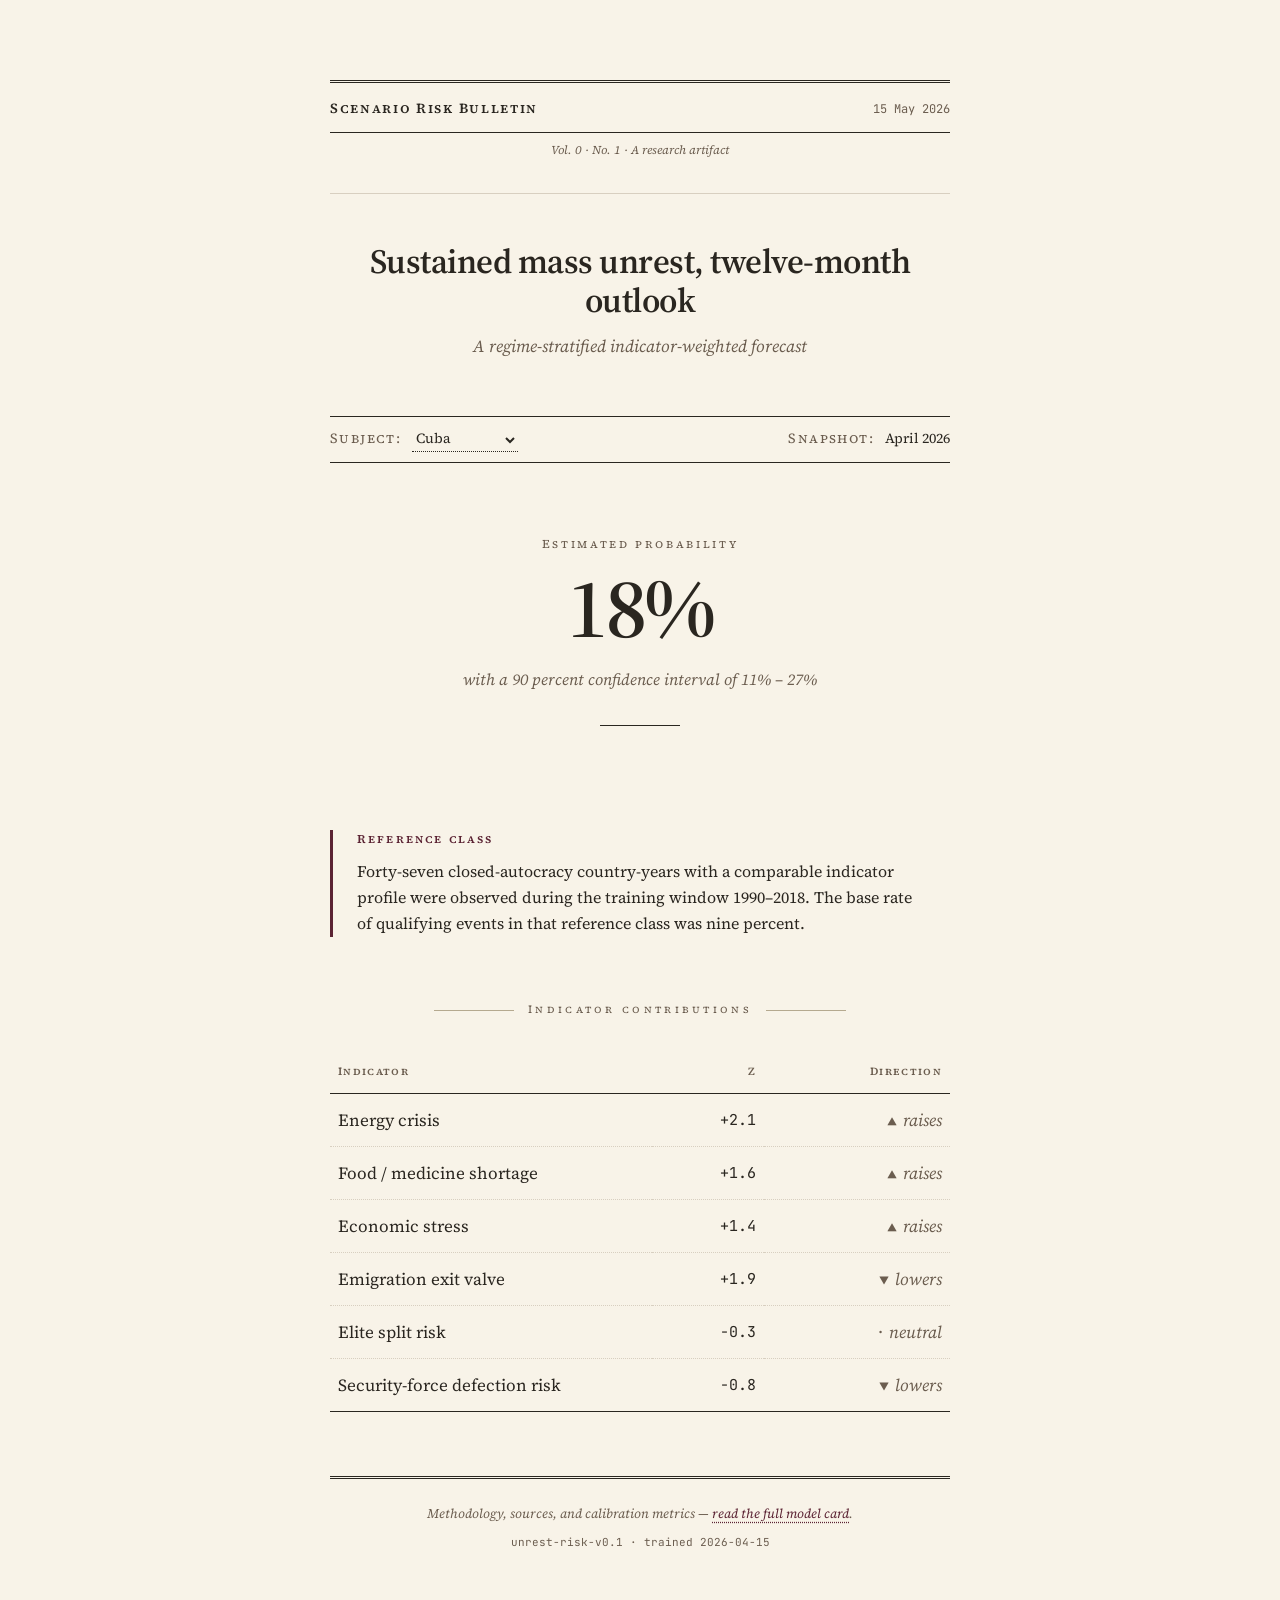
<file: mocks/dashboard-thinktank.html>
<!DOCTYPE html>
<html lang="en">
<head>
  <meta charset="UTF-8">
  <meta name="viewport" content="width=device-width, initial-scale=1.0">
  <title>A — Think-tank · Scenario Risk · Cuba</title>
  <link rel="preconnect" href="https://fonts.googleapis.com">
  <link rel="preconnect" href="https://fonts.gstatic.com" crossorigin>
  <link href="https://fonts.googleapis.com/css2?family=Source+Serif+4:opsz,ital,wght@8..60,0,400;8..60,0,500;8..60,0,600;8..60,0,700;8..60,1,400;8..60,1,500&family=JetBrains+Mono:wght@400;500&display=swap" rel="stylesheet">
  <style>
    :root {
      --parchment: #F8F3E8;
      --ink: #2A2620;
      --ink-muted: #6B5D4F;
      --border: #B5A98F;
      --border-subtle: #D8CFC0;
      --accent: #5B2333;
      --positive: #8B3A2B;
      --negative: #2E5D3F;
    }
    * { box-sizing: border-box; margin: 0; padding: 0; }
    html, body {
      background: var(--parchment);
      color: var(--ink);
      font-family: 'Source Serif 4', Charter, 'Times New Roman', serif;
      font-size: 17px;
      line-height: 1.65;
      -webkit-font-smoothing: antialiased;
    }
    .page { max-width: 700px; margin: 0 auto; padding: 80px 40px 100px; }
    .num { font-variant-numeric: tabular-nums; }

    /* Masthead — newspaper / bulletin style */
    .masthead {
      display: flex;
      justify-content: space-between;
      align-items: baseline;
      border-top: 3px double var(--ink);
      border-bottom: 1px solid var(--ink);
      padding: 14px 0 12px;
      margin-bottom: 8px;
    }
    .masthead .pub {
      font-variant: small-caps;
      letter-spacing: 0.12em;
      font-weight: 600;
      font-size: 14px;
    }
    .masthead .date {
      font-family: 'JetBrains Mono', monospace;
      font-size: 12px;
      color: var(--ink-muted);
    }
    .vol {
      font-size: 12px;
      color: var(--ink-muted);
      font-style: italic;
      text-align: center;
      padding-bottom: 32px;
      border-bottom: 1px solid var(--border-subtle);
    }

    h1 {
      font-size: 34px;
      font-weight: 600;
      letter-spacing: -0.015em;
      text-align: center;
      margin-top: 48px;
      line-height: 1.15;
    }
    .deck {
      text-align: center;
      font-style: italic;
      color: var(--ink-muted);
      font-size: 17px;
      margin-top: 12px;
      margin-bottom: 56px;
    }

    .byline {
      display: flex;
      justify-content: space-between;
      align-items: baseline;
      font-size: 14px;
      padding: 10px 0;
      border-top: 1px solid var(--ink);
      border-bottom: 1px solid var(--ink);
      margin-bottom: 48px;
    }
    .byline .label {
      font-variant: small-caps;
      letter-spacing: 0.1em;
      color: var(--ink-muted);
      margin-right: 8px;
    }
    .byline select {
      font: inherit;
      background: transparent;
      border: none;
      border-bottom: 1px dotted var(--ink);
      color: var(--ink);
      padding: 0 18px 1px 0;
      cursor: pointer;
    }

    /* Hero — no card, just centered prose */
    .hero {
      text-align: center;
      padding: 24px 0 48px;
    }
    .hero .label {
      font-size: 12px;
      font-variant: small-caps;
      letter-spacing: 0.22em;
      color: var(--ink-muted);
      margin-bottom: 12px;
    }
    .hero .big-number {
      font-size: 84px;
      font-weight: 600;
      line-height: 1;
      letter-spacing: -0.025em;
      color: var(--ink);
      font-variant-numeric: tabular-nums;
    }
    .hero .ci {
      margin-top: 16px;
      font-size: 16px;
      font-style: italic;
      color: var(--ink-muted);
    }
    .hero-rule {
      width: 80px;
      border: none;
      border-top: 1px solid var(--ink);
      margin: 32px auto 0;
    }

    /* Reference class — flowing prose, no box */
    .reference-block {
      margin: 56px 0;
      padding: 0 24px;
      border-left: 3px solid var(--accent);
    }
    .reference-block .label {
      font-size: 12px;
      font-variant: small-caps;
      letter-spacing: 0.18em;
      color: var(--accent);
      font-weight: 600;
      margin-bottom: 8px;
    }
    .reference-block p {
      font-size: 16px;
      line-height: 1.65;
    }

    /* Contributions — no card, just a clean classical table */
    .section-rule {
      text-align: center;
      margin: 64px 0 32px;
      color: var(--ink-muted);
      font-variant: small-caps;
      letter-spacing: 0.3em;
      font-size: 11px;
      position: relative;
    }
    .section-rule::before, .section-rule::after {
      content: '';
      display: inline-block;
      width: 80px;
      height: 1px;
      background: var(--border);
      vertical-align: middle;
      margin: 0 14px;
    }
    table {
      width: 100%;
      border-collapse: collapse;
      margin-bottom: 32px;
    }
    th, td { padding: 12px 8px; text-align: left; }
    thead tr { border-bottom: 1px solid var(--ink); }
    tbody tr { border-bottom: 1px dotted var(--border-subtle); }
    tbody tr:last-child { border-bottom: 1px solid var(--ink); }
    th {
      font-size: 11px;
      font-weight: 600;
      font-variant: small-caps;
      letter-spacing: 0.12em;
      color: var(--ink-muted);
    }
    td.indicator { width: 52%; }
    td.z-score {
      width: 18%;
      text-align: right;
      font-variant-numeric: tabular-nums;
      font-family: 'JetBrains Mono', monospace;
      font-size: 15px;
    }
    td.direction {
      width: 30%;
      text-align: right;
      font-style: italic;
      color: var(--ink-muted);
    }
    .direction-up { color: var(--positive); }
    .direction-down { color: var(--negative); }
    .arrow { display: inline-block; width: 14px; margin-right: 6px; font-style: normal; }

    /* Colophon-style footer */
    footer {
      margin-top: 64px;
      padding-top: 24px;
      border-top: 3px double var(--ink);
      font-size: 13px;
      color: var(--ink-muted);
      text-align: center;
      font-style: italic;
    }
    footer .version {
      display: block;
      font-family: 'JetBrains Mono', monospace;
      font-style: normal;
      font-size: 11px;
      margin-top: 8px;
    }
    footer a {
      color: var(--accent);
      text-decoration: underline;
      text-decoration-style: dotted;
      text-underline-offset: 4px;
    }
  </style>
</head>
<body>
  <div class="page">

    <div class="masthead">
      <span class="pub">Scenario Risk Bulletin</span>
      <span class="date">15 May 2026</span>
    </div>
    <div class="vol">Vol. 0 · No. 1 · A research artifact</div>

    <h1>Sustained mass unrest, twelve-month outlook</h1>
    <p class="deck">A regime-stratified indicator-weighted forecast</p>

    <div class="byline">
      <span><span class="label">Subject:</span>
        <select><option>Cuba</option><option>Venezuela</option><option>Iran</option><option>Belarus</option></select>
      </span>
      <span><span class="label">Snapshot:</span> April 2026</span>
    </div>

    <section class="hero">
      <div class="label">Estimated probability</div>
      <div class="big-number">18%</div>
      <div class="ci">with a 90 percent confidence interval of 11% – 27%</div>
      <hr class="hero-rule" />
    </section>

    <div class="reference-block">
      <div class="label">Reference class</div>
      <p>
        Forty-seven closed-autocracy country-years with a comparable indicator
        profile were observed during the training window 1990–2018. The base
        rate of qualifying events in that reference class was nine percent.
      </p>
    </div>

    <div class="section-rule">Indicator contributions</div>
    <table>
      <thead>
        <tr>
          <th>Indicator</th>
          <th style="text-align: right;">Z</th>
          <th style="text-align: right;">Direction</th>
        </tr>
      </thead>
      <tbody>
        <tr><td class="indicator">Energy crisis</td><td class="z-score">+2.1</td><td class="direction direction-up"><span class="arrow">▲</span>raises</td></tr>
        <tr><td class="indicator">Food / medicine shortage</td><td class="z-score">+1.6</td><td class="direction direction-up"><span class="arrow">▲</span>raises</td></tr>
        <tr><td class="indicator">Economic stress</td><td class="z-score">+1.4</td><td class="direction direction-up"><span class="arrow">▲</span>raises</td></tr>
        <tr><td class="indicator">Emigration exit valve</td><td class="z-score">+1.9</td><td class="direction direction-down"><span class="arrow">▼</span>lowers</td></tr>
        <tr><td class="indicator">Elite split risk</td><td class="z-score">-0.3</td><td class="direction"><span class="arrow">·</span>neutral</td></tr>
        <tr><td class="indicator">Security-force defection risk</td><td class="z-score">-0.8</td><td class="direction direction-down"><span class="arrow">▼</span>lowers</td></tr>
      </tbody>
    </table>

    <footer>
      <em>Methodology, sources, and calibration metrics —</em> <a href="#">read the full model card</a>.
      <span class="version">unrest-risk-v0.1 · trained 2026-04-15</span>
    </footer>

  </div>
</body>
</html>
</file>
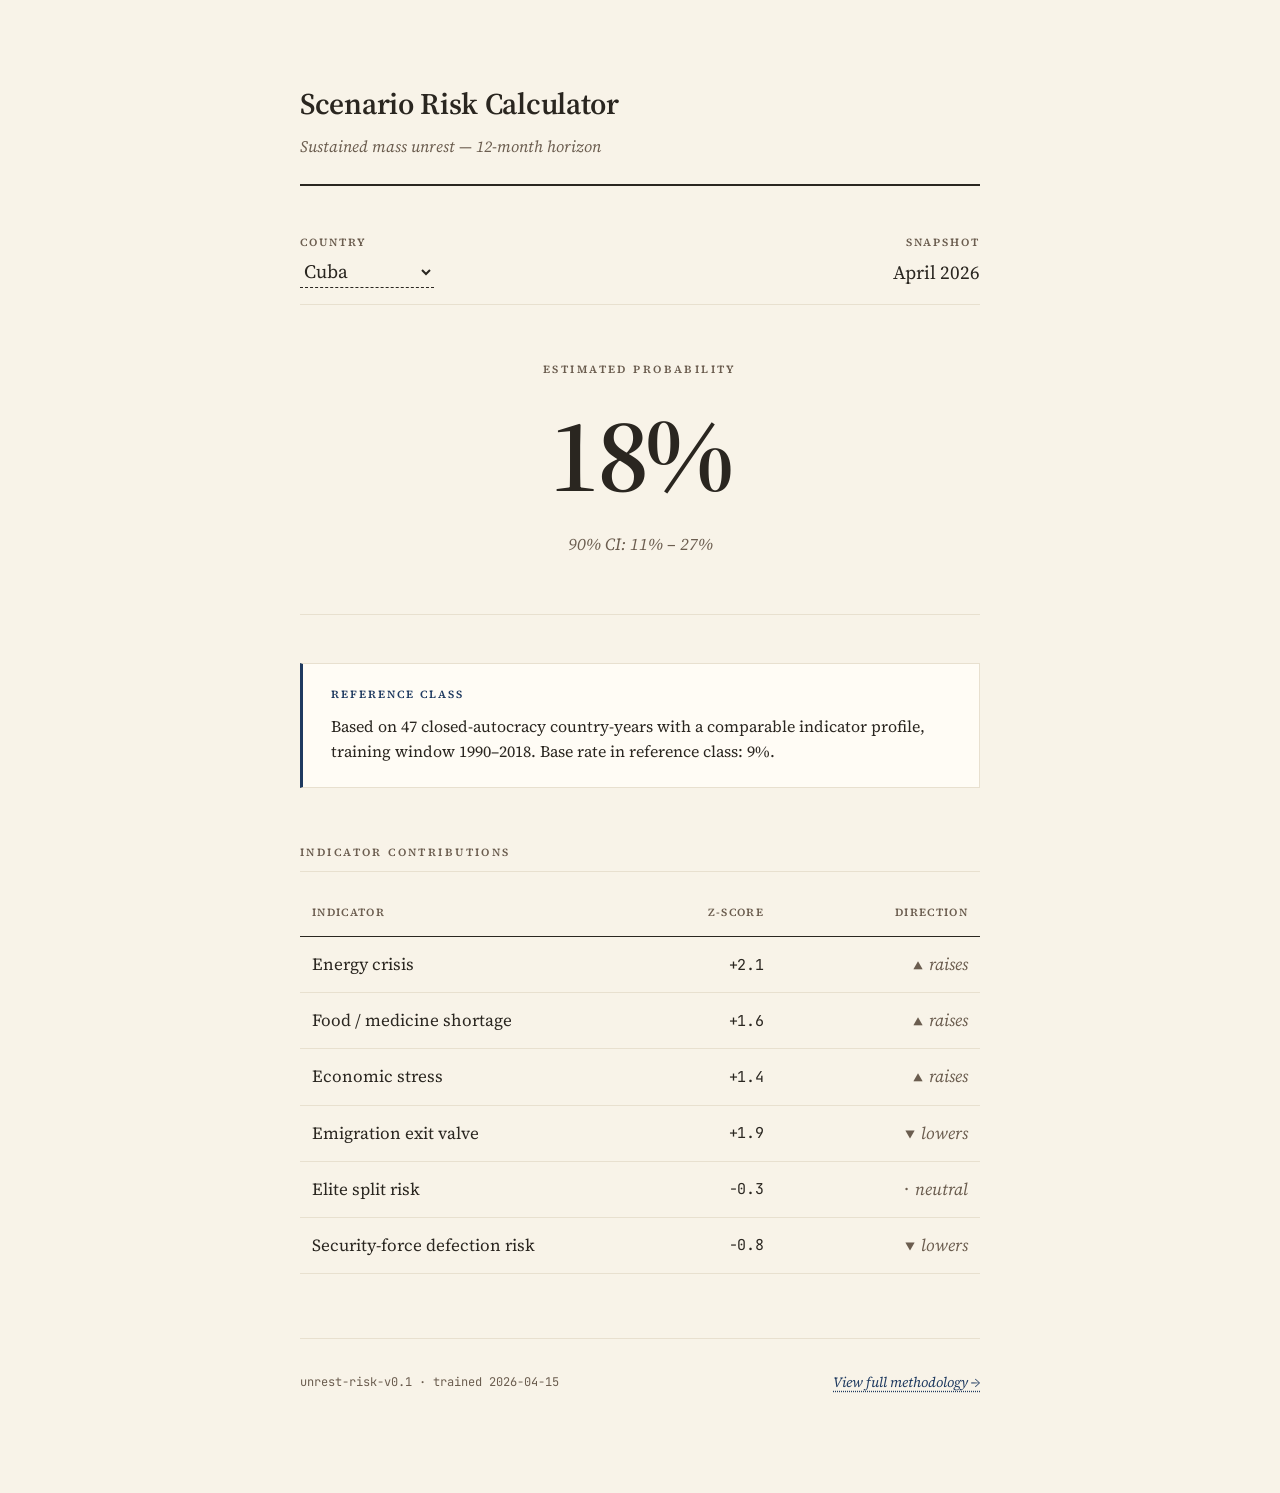
<file: mocks/dashboard.html>
<!DOCTYPE html>
<html lang="en">
<head>
  <meta charset="UTF-8">
  <meta name="viewport" content="width=device-width, initial-scale=1.0">
  <title>Scenario Risk Calculator — Cuba</title>
  <link rel="preconnect" href="https://fonts.googleapis.com">
  <link rel="preconnect" href="https://fonts.gstatic.com" crossorigin>
  <link href="https://fonts.googleapis.com/css2?family=Source+Serif+4:opsz,wght@8..60,400;8..60,500;8..60,600;8..60,700&family=JetBrains+Mono:wght@400;500&display=swap" rel="stylesheet">
  <style>
    :root {
      --parchment: #F8F3E8;
      --parchment-light: #FFFCF5;
      --ink: #2A2620;
      --ink-muted: #6B5D4F;
      --border: #D8CFC0;
      --border-subtle: #E8E0CF;
      --accent: #1F3A60;
      --positive: #8B3A2B;
      --negative: #2E5D3F;
    }
    * { box-sizing: border-box; margin: 0; padding: 0; }
    html, body {
      background: var(--parchment);
      color: var(--ink);
      font-family: 'Source Serif 4', Charter, 'Times New Roman', serif;
      font-size: 17px;
      line-height: 1.6;
      -webkit-font-smoothing: antialiased;
    }
    .page {
      max-width: 760px;
      margin: 0 auto;
      padding: 80px 40px 100px;
    }
    .num { font-variant-numeric: tabular-nums; }
    .mono { font-family: 'JetBrains Mono', 'SF Mono', Consolas, monospace; }

    /* Header */
    header {
      border-bottom: 2px solid var(--ink);
      padding-bottom: 24px;
      margin-bottom: 48px;
    }
    h1 {
      font-size: 30px;
      font-weight: 600;
      letter-spacing: -0.01em;
    }
    .subtitle {
      color: var(--ink-muted);
      font-size: 16px;
      font-style: italic;
      margin-top: 6px;
    }

    /* Meta row */
    .meta {
      display: flex;
      justify-content: space-between;
      align-items: baseline;
      margin-bottom: 8px;
    }
    .meta-item .label {
      font-size: 11px;
      text-transform: uppercase;
      letter-spacing: 0.18em;
      color: var(--ink-muted);
      font-weight: 600;
    }
    .meta-item .value {
      font-size: 19px;
      margin-top: 6px;
    }
    select {
      font-family: inherit;
      font-size: 19px;
      background: transparent;
      border: none;
      border-bottom: 1px dashed var(--ink);
      color: var(--ink);
      padding: 0 24px 2px 0;
      cursor: pointer;
      margin-top: 6px;
    }
    select:focus { outline: none; border-bottom-color: var(--accent); border-bottom-style: solid; }

    .divider {
      border-top: 1px solid var(--border-subtle);
      margin: 32px 0 0;
    }

    /* Probability hero */
    .probability {
      text-align: center;
      padding: 56px 0;
      margin: 16px 0 48px;
      border-top: 1px solid var(--border-subtle);
      border-bottom: 1px solid var(--border-subtle);
    }
    .probability .label {
      font-size: 11px;
      text-transform: uppercase;
      letter-spacing: 0.22em;
      color: var(--ink-muted);
      font-weight: 600;
      margin-bottom: 24px;
    }
    .probability .big-number {
      font-size: 104px;
      font-weight: 600;
      line-height: 1;
      letter-spacing: -0.025em;
      color: var(--ink);
    }
    .probability .ci {
      margin-top: 24px;
      font-size: 17px;
      font-style: italic;
      color: var(--ink-muted);
    }

    /* Reference class */
    .reference {
      margin-bottom: 56px;
      padding: 22px 28px;
      background: var(--parchment-light);
      border: 1px solid var(--border-subtle);
      border-left: 3px solid var(--accent);
    }
    .reference .label {
      font-size: 11px;
      text-transform: uppercase;
      letter-spacing: 0.18em;
      color: var(--accent);
      font-weight: 600;
      margin-bottom: 10px;
    }
    .reference p {
      font-size: 16px;
      color: var(--ink);
      line-height: 1.6;
    }

    /* Contributions */
    .section-title {
      font-size: 11px;
      text-transform: uppercase;
      letter-spacing: 0.22em;
      color: var(--ink-muted);
      font-weight: 600;
      margin-bottom: 18px;
      padding-bottom: 10px;
      border-bottom: 1px solid var(--border-subtle);
    }
    table {
      width: 100%;
      border-collapse: collapse;
      margin-bottom: 64px;
    }
    th, td {
      padding: 14px 12px;
      text-align: left;
      border-bottom: 1px solid var(--border-subtle);
    }
    th {
      font-size: 11px;
      font-weight: 600;
      text-transform: uppercase;
      letter-spacing: 0.12em;
      color: var(--ink-muted);
      border-bottom: 1px solid var(--ink);
    }
    td.indicator { width: 50%; }
    td.z-score {
      width: 20%;
      text-align: right;
      font-variant-numeric: tabular-nums;
      font-family: 'JetBrains Mono', monospace;
      font-size: 15px;
      letter-spacing: -0.01em;
    }
    td.direction {
      width: 30%;
      text-align: right;
      font-style: italic;
      color: var(--ink-muted);
    }
    .direction-up { color: var(--positive); }
    .direction-down { color: var(--negative); }
    .arrow { display: inline-block; width: 14px; margin-right: 6px; font-style: normal; }

    /* Footer */
    footer {
      padding-top: 32px;
      border-top: 1px solid var(--border-subtle);
      font-size: 14px;
      color: var(--ink-muted);
      display: flex;
      justify-content: space-between;
      align-items: center;
    }
    footer a {
      color: var(--accent);
      text-decoration: underline;
      text-decoration-style: dotted;
      text-underline-offset: 4px;
      font-style: italic;
    }
    footer a:hover { text-decoration-style: solid; }
    .version { font-family: 'JetBrains Mono', monospace; font-size: 12px; }
  </style>
</head>
<body>
  <div class="page">

    <header>
      <h1>Scenario Risk Calculator</h1>
      <p class="subtitle">Sustained mass unrest — 12-month horizon</p>
    </header>

    <div class="meta">
      <div class="meta-item">
        <div class="label">Country</div>
        <select>
          <option>Cuba</option>
          <option>Venezuela</option>
          <option>Iran</option>
          <option>Belarus</option>
          <option>Nicaragua</option>
        </select>
      </div>
      <div class="meta-item" style="text-align: right;">
        <div class="label">Snapshot</div>
        <div class="value">April 2026</div>
      </div>
    </div>

    <section class="probability">
      <div class="label">Estimated probability</div>
      <div class="big-number num">18%</div>
      <div class="ci">90% CI: <span class="num">11%</span> – <span class="num">27%</span></div>
    </section>

    <section class="reference">
      <div class="label">Reference class</div>
      <p>
        Based on <span class="num">47</span> closed-autocracy country-years with a
        comparable indicator profile, training window <span class="num">1990–2018</span>.
        Base rate in reference class: <span class="num">9%</span>.
      </p>
    </section>

    <section>
      <h2 class="section-title">Indicator contributions</h2>
      <table>
        <thead>
          <tr>
            <th>Indicator</th>
            <th style="text-align: right;">Z-score</th>
            <th style="text-align: right;">Direction</th>
          </tr>
        </thead>
        <tbody>
          <tr>
            <td class="indicator">Energy crisis</td>
            <td class="z-score">+2.1</td>
            <td class="direction direction-up"><span class="arrow">▲</span>raises</td>
          </tr>
          <tr>
            <td class="indicator">Food / medicine shortage</td>
            <td class="z-score">+1.6</td>
            <td class="direction direction-up"><span class="arrow">▲</span>raises</td>
          </tr>
          <tr>
            <td class="indicator">Economic stress</td>
            <td class="z-score">+1.4</td>
            <td class="direction direction-up"><span class="arrow">▲</span>raises</td>
          </tr>
          <tr>
            <td class="indicator">Emigration exit valve</td>
            <td class="z-score">+1.9</td>
            <td class="direction direction-down"><span class="arrow">▼</span>lowers</td>
          </tr>
          <tr>
            <td class="indicator">Elite split risk</td>
            <td class="z-score">-0.3</td>
            <td class="direction"><span class="arrow">·</span>neutral</td>
          </tr>
          <tr>
            <td class="indicator">Security-force defection risk</td>
            <td class="z-score">-0.8</td>
            <td class="direction direction-down"><span class="arrow">▼</span>lowers</td>
          </tr>
        </tbody>
      </table>
    </section>

    <footer>
      <span class="version">unrest-risk-v0.1 · trained 2026-04-15</span>
      <a href="#">View full methodology →</a>
    </footer>

  </div>
</body>
</html>
</file>
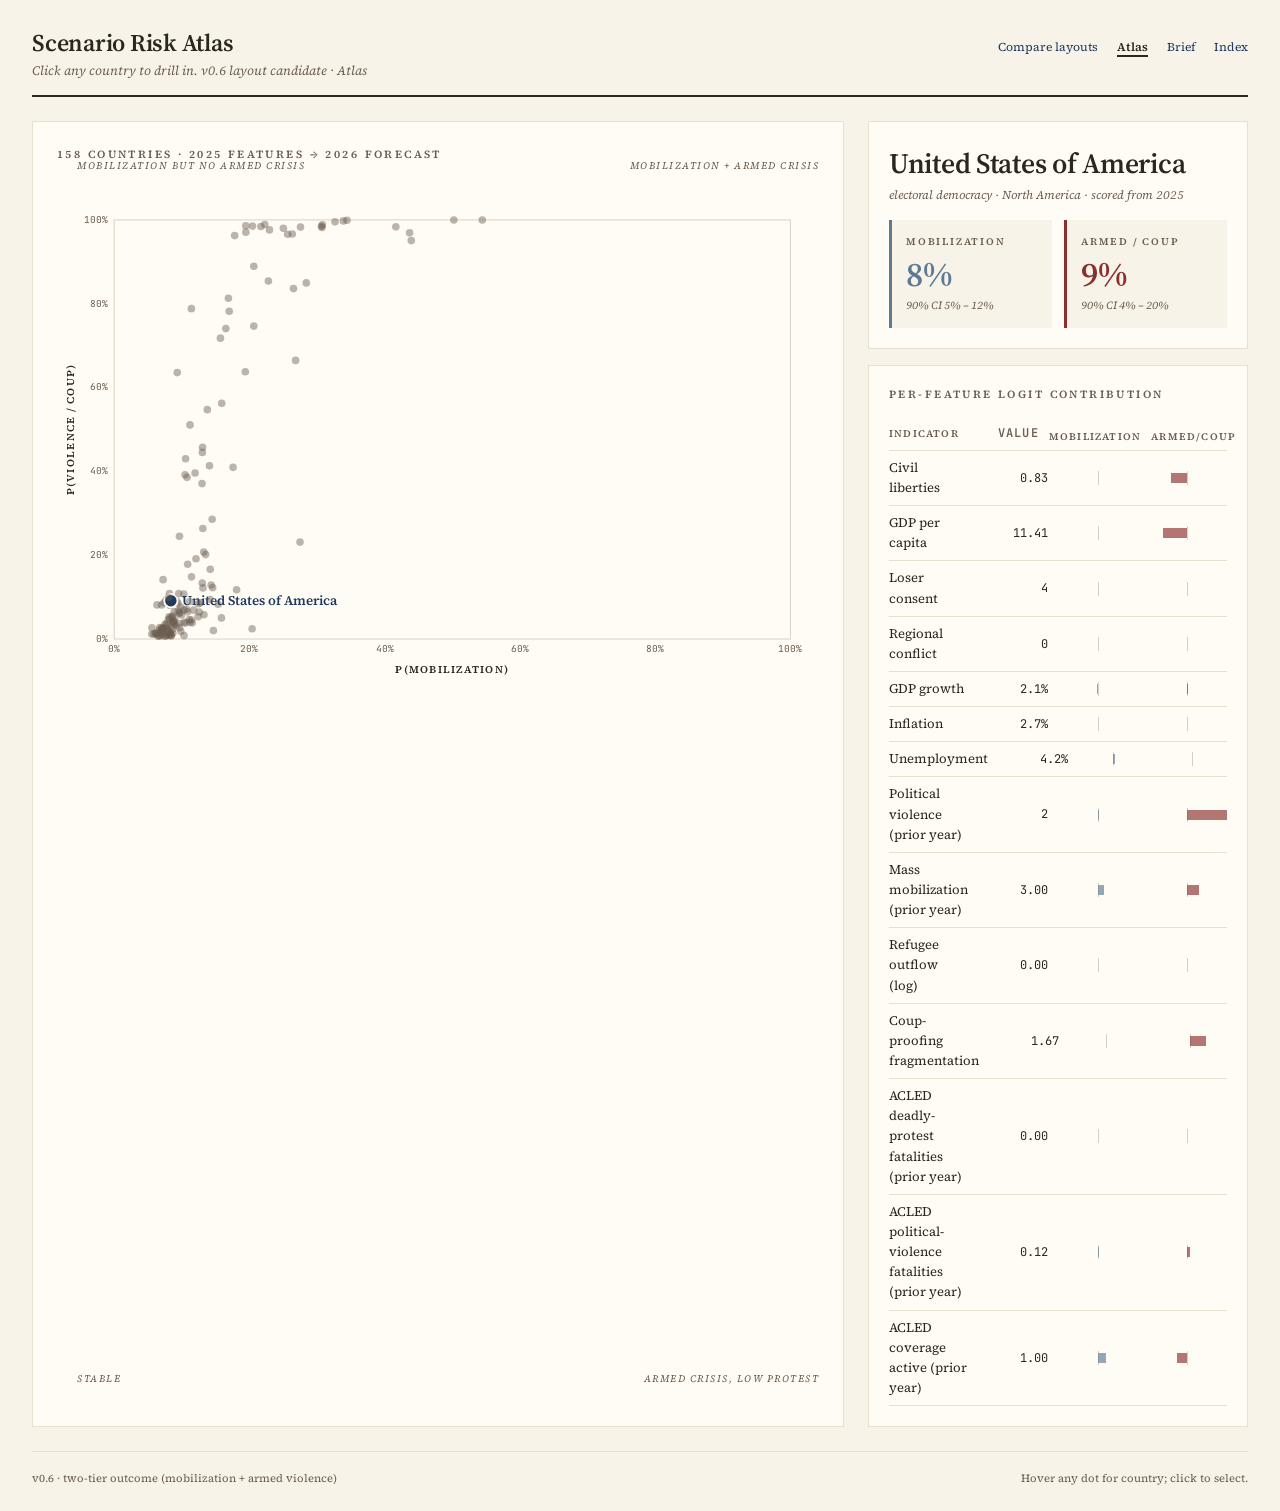
<file: mocks/v06_atlas.html>
<!DOCTYPE html>
<html lang="en">
<head>
  <meta charset="UTF-8">
  <meta name="viewport" content="width=device-width, initial-scale=1.0">
  <title>Scenario Risk Atlas — v0.6 mock</title>
  <link rel="preconnect" href="https://fonts.googleapis.com">
  <link rel="preconnect" href="https://fonts.gstatic.com" crossorigin>
  <link href="https://fonts.googleapis.com/css2?family=Source+Serif+4:opsz,wght@8..60,400;8..60,500;8..60,600&family=JetBrains+Mono:wght@400;500&display=swap" rel="stylesheet">
  <style>
    :root {
      --parchment: #F8F3E8;
      --parchment-light: #FFFCF5;
      --ink: #2A2620;
      --ink-muted: #6B5D4F;
      --border: #D8CFC0;
      --border-subtle: #E8E0CF;
      --mob: #5C7A93;       /* mobilization = cooler blue */
      --vio: #8B2E2E;       /* violence = crisis red */
      --highlight: #1F3A60;
    }
    * { box-sizing: border-box; margin: 0; padding: 0; }
    html, body {
      background: var(--parchment); color: var(--ink);
      font-family: 'Source Serif 4', Charter, serif; font-size: 16px; line-height: 1.55;
    }
    .num { font-variant-numeric: tabular-nums; }
    .mono { font-family: 'JetBrains Mono', monospace; }

    .page { display: grid; grid-template-columns: 1fr 380px; grid-template-rows: auto 1fr; gap: 24px; min-height: 100vh; padding: 24px 32px; }
    @media (max-width: 1100px) { .page { grid-template-columns: 1fr; } }

    header { grid-column: 1 / -1; border-bottom: 2px solid var(--ink); padding-bottom: 14px; display: flex; justify-content: space-between; align-items: baseline; }
    header h1 { font-size: 24px; font-weight: 600; letter-spacing: -0.01em; }
    header .subtitle { color: var(--ink-muted); font-size: 13px; font-style: italic; }
    header .nav { font-size: 12px; color: var(--ink-muted); }
    header .nav a { color: var(--highlight); text-decoration: none; margin-left: 16px; }
    header .nav a.active { color: var(--ink); font-weight: 600; border-bottom: 2px solid var(--ink); }

    .atlas-pane { background: var(--parchment-light); border: 1px solid var(--border-subtle); padding: 24px; position: relative; }
    .atlas-title { font-size: 11px; text-transform: uppercase; letter-spacing: 0.22em; color: var(--ink-muted); font-weight: 600; margin-bottom: 16px; }
    .atlas-svg { width: 100%; height: 520px; cursor: crosshair; }
    .atlas-svg .grid line { stroke: var(--border-subtle); }
    .atlas-svg .axis line, .atlas-svg .axis path { stroke: var(--ink-muted); fill: none; }
    .atlas-svg .axis text { font-family: 'JetBrains Mono', monospace; font-size: 10px; fill: var(--ink-muted); }
    .atlas-svg .axis-label { font-size: 11px; fill: var(--ink); font-weight: 600; text-transform: uppercase; letter-spacing: 0.12em; }
    .atlas-svg circle { fill: var(--ink-muted); fill-opacity: 0.45; stroke: none; transition: fill 0.15s; }
    .atlas-svg circle.selected { fill: var(--highlight); fill-opacity: 1; stroke: var(--parchment-light); stroke-width: 2; }
    .atlas-svg circle:hover { fill: var(--highlight); fill-opacity: 0.85; }
    .atlas-svg text.country-label { font-family: 'JetBrains Mono', monospace; font-size: 10px; fill: var(--ink); pointer-events: none; }
    .atlas-svg text.selected-label { font-family: 'Source Serif 4', serif; font-size: 14px; font-weight: 600; fill: var(--highlight); pointer-events: none; }
    .quadrant-label { position: absolute; font-size: 10px; color: var(--ink-muted); text-transform: uppercase; letter-spacing: 0.15em; font-style: italic; pointer-events: none; }
    .quadrant-label.tl { top: 36px;     left:  44px;  }
    .quadrant-label.tr { top: 36px;     right: 24px;  text-align: right; }
    .quadrant-label.bl { bottom: 40px;  left:  44px;  }
    .quadrant-label.br { bottom: 40px;  right: 24px;  text-align: right; }

    .right-rail { display: flex; flex-direction: column; gap: 16px; }
    .country-card { background: var(--parchment-light); border: 1px solid var(--border-subtle); padding: 20px; }
    .country-card .country-name { font-size: 28px; font-weight: 600; letter-spacing: -0.01em; }
    .country-card .country-meta { font-size: 12px; color: var(--ink-muted); margin-bottom: 16px; font-style: italic; }
    .twin-prob { display: grid; grid-template-columns: 1fr 1fr; gap: 12px; margin-top: 4px; }
    .twin-prob .tier-card { padding: 14px; background: var(--parchment); border-left: 3px solid var(--ink-muted); }
    .twin-prob .tier-card.mob { border-left-color: var(--mob); }
    .twin-prob .tier-card.vio { border-left-color: var(--vio); }
    .twin-prob .tier-card .label { font-size: 10px; text-transform: uppercase; letter-spacing: 0.18em; color: var(--ink-muted); font-weight: 600; }
    .twin-prob .tier-card .value { font-size: 34px; font-weight: 600; line-height: 1.1; margin-top: 6px; }
    .twin-prob .tier-card .ci { font-size: 11px; color: var(--ink-muted); margin-top: 4px; font-style: italic; }
    .twin-prob .tier-card.mob .value { color: var(--mob); }
    .twin-prob .tier-card.vio .value { color: var(--vio); }

    .indicators { background: var(--parchment-light); border: 1px solid var(--border-subtle); padding: 20px; }
    .indicators-title { font-size: 11px; text-transform: uppercase; letter-spacing: 0.22em; color: var(--ink-muted); font-weight: 600; margin-bottom: 14px; }
    .ind-row { display: grid; grid-template-columns: 1fr 70px 1fr 1fr; gap: 10px; align-items: center; padding: 7px 0; border-bottom: 1px solid var(--border-subtle); font-size: 13px; }
    .ind-row.header { font-size: 10px; text-transform: uppercase; letter-spacing: 0.12em; color: var(--ink-muted); font-weight: 600; }
    .ind-row .name { font-size: 13px; }
    .ind-row .val { font-family: 'JetBrains Mono', monospace; font-size: 12px; text-align: right; }
    .ind-row .bar { position: relative; height: 14px; background: transparent; }
    .ind-row .bar .axis { position: absolute; left: 50%; top: 0; bottom: 0; width: 1px; background: var(--border); }
    .ind-row .bar .fill { position: absolute; top: 2px; bottom: 2px; }
    .ind-row .bar .fill.pos { left: 50%; background: var(--vio); opacity: 0.65; }
    .ind-row .bar .fill.neg { right: 50%; background: var(--mob); opacity: 0.65; }
    .ind-row.header .bar { font-size: 10px; color: var(--ink-muted); text-align: center; padding-top: 2px; }

    footer { grid-column: 1 / -1; padding-top: 18px; border-top: 1px solid var(--border-subtle); font-size: 11px; color: var(--ink-muted); display: flex; justify-content: space-between; }
  </style>
</head>
<body>
  <div class="page">
    <header>
      <div>
        <h1>Scenario Risk Atlas</h1>
        <div class="subtitle">Click any country to drill in. v0.6 layout candidate · Atlas</div>
      </div>
      <div class="nav">
        <a href="index.html">Compare layouts</a>
        <a href="v06_atlas.html" class="active">Atlas</a>
        <a href="v06_brief.html">Brief</a>
        <a href="v06_index.html">Index</a>
      </div>
    </header>

    <section class="atlas-pane">
      <div class="atlas-title">158 countries · 2025 features → 2026 forecast</div>
      <svg class="atlas-svg" id="scatter" viewBox="0 0 800 520" preserveAspectRatio="xMidYMid meet"></svg>
      <div class="quadrant-label tl">Mobilization but no armed crisis</div>
      <div class="quadrant-label tr">Mobilization + armed crisis</div>
      <div class="quadrant-label bl">Stable</div>
      <div class="quadrant-label br">Armed crisis, low protest</div>
    </section>

    <aside class="right-rail">
      <div class="country-card" id="country-card">Loading…</div>
      <div class="indicators" id="indicators"></div>
    </aside>

    <footer>
      <div id="version-info">v0.6 · two-tier outcome (mobilization + armed violence)</div>
      <div>Hover any dot for country; click to select.</div>
    </footer>
  </div>

  <script>
    const ARTIFACT_BASE = './artifacts/';
    let snapshot, weights, currentISO = 'USA';

    async function load() {
      const [s, w] = await Promise.all([
        fetch(ARTIFACT_BASE + 'country_snapshot.json').then(r => r.json()),
        fetch(ARTIFACT_BASE + 'weights.json').then(r => r.json())
      ]);
      snapshot = s; weights = w;
      drawScatter();
      renderCountry();
    }

    function drawScatter() {
      const svg = document.getElementById('scatter');
      const W = 800, H = 520, M = { t: 30, r: 30, b: 50, l: 60 };
      const w = W - M.l - M.r, h = H - M.t - M.b;
      svg.innerHTML = '';

      // background
      svg.innerHTML += `<rect x="${M.l}" y="${M.t}" width="${w}" height="${h}" fill="#FFFCF5" stroke="#D8CFC0"/>`;
      // crosshair at 50%
      svg.innerHTML += `<line class="grid" x1="${M.l + w/2}" y1="${M.t}" x2="${M.l + w/2}" y2="${M.t + h}" stroke-dasharray="3,3"/>`;
      svg.innerHTML += `<line class="grid" x1="${M.l}" y1="${M.t + h/2}" x2="${M.l + w}" y2="${M.t + h/2}" stroke-dasharray="3,3"/>`;
      // axes
      for (let i = 0; i <= 10; i++) {
        const x = M.l + (i / 10) * w;
        const y = M.t + h - (i / 10) * h;
        svg.innerHTML += `<line class="grid" x1="${x}" y1="${M.t}" x2="${x}" y2="${M.t + h}"/>`;
        svg.innerHTML += `<line class="grid" x1="${M.l}" y1="${y}" x2="${M.l + w}" y2="${y}"/>`;
        if (i % 2 === 0) {
          svg.innerHTML += `<text class="num" x="${x}" y="${M.t + h + 14}" text-anchor="middle" font-family="JetBrains Mono" font-size="10" fill="#6B5D4F">${i*10}%</text>`;
          svg.innerHTML += `<text class="num" x="${M.l - 6}" y="${y + 3}" text-anchor="end" font-family="JetBrains Mono" font-size="10" fill="#6B5D4F">${i*10}%</text>`;
        }
      }
      // axis labels
      svg.innerHTML += `<text class="axis-label" x="${M.l + w/2}" y="${M.t + h + 36}" text-anchor="middle">P(mobilization)</text>`;
      svg.innerHTML += `<text class="axis-label" x="${M.l - 42}" y="${M.t + h/2}" text-anchor="middle" transform="rotate(-90, ${M.l - 42}, ${M.t + h/2})">P(violence / coup)</text>`;

      // dots
      const countries = Object.values(snapshot.countries);
      countries.forEach(c => {
        const x = M.l + c.mobilization.probability * w;
        const y = M.t + h - c.violence.probability * h;
        const sel = c.iso3c === currentISO;
        const cls = sel ? 'selected' : '';
        const r = sel ? 7 : 4;
        svg.innerHTML += `<circle class="${cls}" cx="${x}" cy="${y}" r="${r}" data-iso="${c.iso3c}"><title>${c.name} — mob ${(c.mobilization.probability*100).toFixed(0)}%, vio ${(c.violence.probability*100).toFixed(0)}%</title></circle>`;
        if (sel) {
          svg.innerHTML += `<text class="selected-label" x="${x + 12}" y="${y + 4}">${c.name}</text>`;
        }
      });

      // re-attach click handlers
      [...svg.querySelectorAll('circle')].forEach(el => {
        el.addEventListener('click', () => {
          currentISO = el.dataset.iso;
          drawScatter();
          renderCountry();
        });
      });
    }

    function renderCountry() {
      const c = snapshot.countries[currentISO];
      if (!c) return;
      const card = document.getElementById('country-card');
      card.innerHTML = `
        <div class="country-name">${c.name}</div>
        <div class="country-meta">${c.regime_label.replace(/_/g, ' ')} · ${c.region} · scored from ${c.snapshot_year}</div>
        <div class="twin-prob">
          <div class="tier-card mob">
            <div class="label">Mobilization</div>
            <div class="value num">${pct(c.mobilization.probability)}</div>
            <div class="ci">90% CI ${pct(c.mobilization.ci_lo_90)} – ${pct(c.mobilization.ci_hi_90)}</div>
          </div>
          <div class="tier-card vio">
            <div class="label">Armed / coup</div>
            <div class="value num">${pct(c.violence.probability)}</div>
            <div class="ci">90% CI ${pct(c.violence.ci_lo_90)} – ${pct(c.violence.ci_hi_90)}</div>
          </div>
        </div>
      `;

      const ind = document.getElementById('indicators');
      const coefsMob = weights.tiers.mobilization.pooled.coefficients;
      const coefsVio = weights.tiers.violence.pooled.coefficients;
      const rows = weights.features.map(f => ({
        f,
        label: weights.feature_labels[f],
        v: c.features[f]?.value ?? null,
        mob: (coefsMob[f] || 0) * (c.features[f]?.value ?? 0),
        vio: (coefsVio[f] || 0) * (c.features[f]?.value ?? 0)
      }));
      const maxAbs = Math.max(0.6, ...rows.flatMap(r => [Math.abs(r.mob), Math.abs(r.vio)]));
      ind.innerHTML = `
        <div class="indicators-title">Per-feature logit contribution</div>
        <div class="ind-row header">
          <div>Indicator</div><div class="val">Value</div><div class="bar">Mobilization</div><div class="bar">Armed/coup</div>
        </div>
        ${rows.map(r => `
          <div class="ind-row">
            <div class="name">${r.label}</div>
            <div class="val">${fmtVal(r.f, r.v)}</div>
            <div class="bar">
              <div class="axis"></div>
              ${r.mob > 0
                ? `<div class="fill pos" style="width:${Math.min(50, Math.abs(r.mob)/maxAbs*50)}%; background: var(--mob)"></div>`
                : r.mob < 0
                ? `<div class="fill neg" style="width:${Math.min(50, Math.abs(r.mob)/maxAbs*50)}%; background: var(--mob)"></div>`
                : ''}
            </div>
            <div class="bar">
              <div class="axis"></div>
              ${r.vio > 0
                ? `<div class="fill pos" style="width:${Math.min(50, Math.abs(r.vio)/maxAbs*50)}%"></div>`
                : r.vio < 0
                ? `<div class="fill neg" style="width:${Math.min(50, Math.abs(r.vio)/maxAbs*50)}%; background: var(--vio)"></div>`
                : ''}
            </div>
          </div>
        `).join('')}
      `;
    }

    function pct(x) { return (x*100).toFixed(0) + '%'; }
    function fmtVal(f, v) {
      if (v == null) return '—';
      if (['gdp_growth','cpi_inflation','unemployment'].includes(f)) return v.toFixed(1)+'%';
      if (f === 'civil_liberties') return v.toFixed(2);
      if (['loser_consent','political_violence_ord_lag1','conflict_neighbors_count'].includes(f)) return Math.round(v);
      return v.toFixed(2);
    }

    load();
  </script>
</body>
</html>
</file>
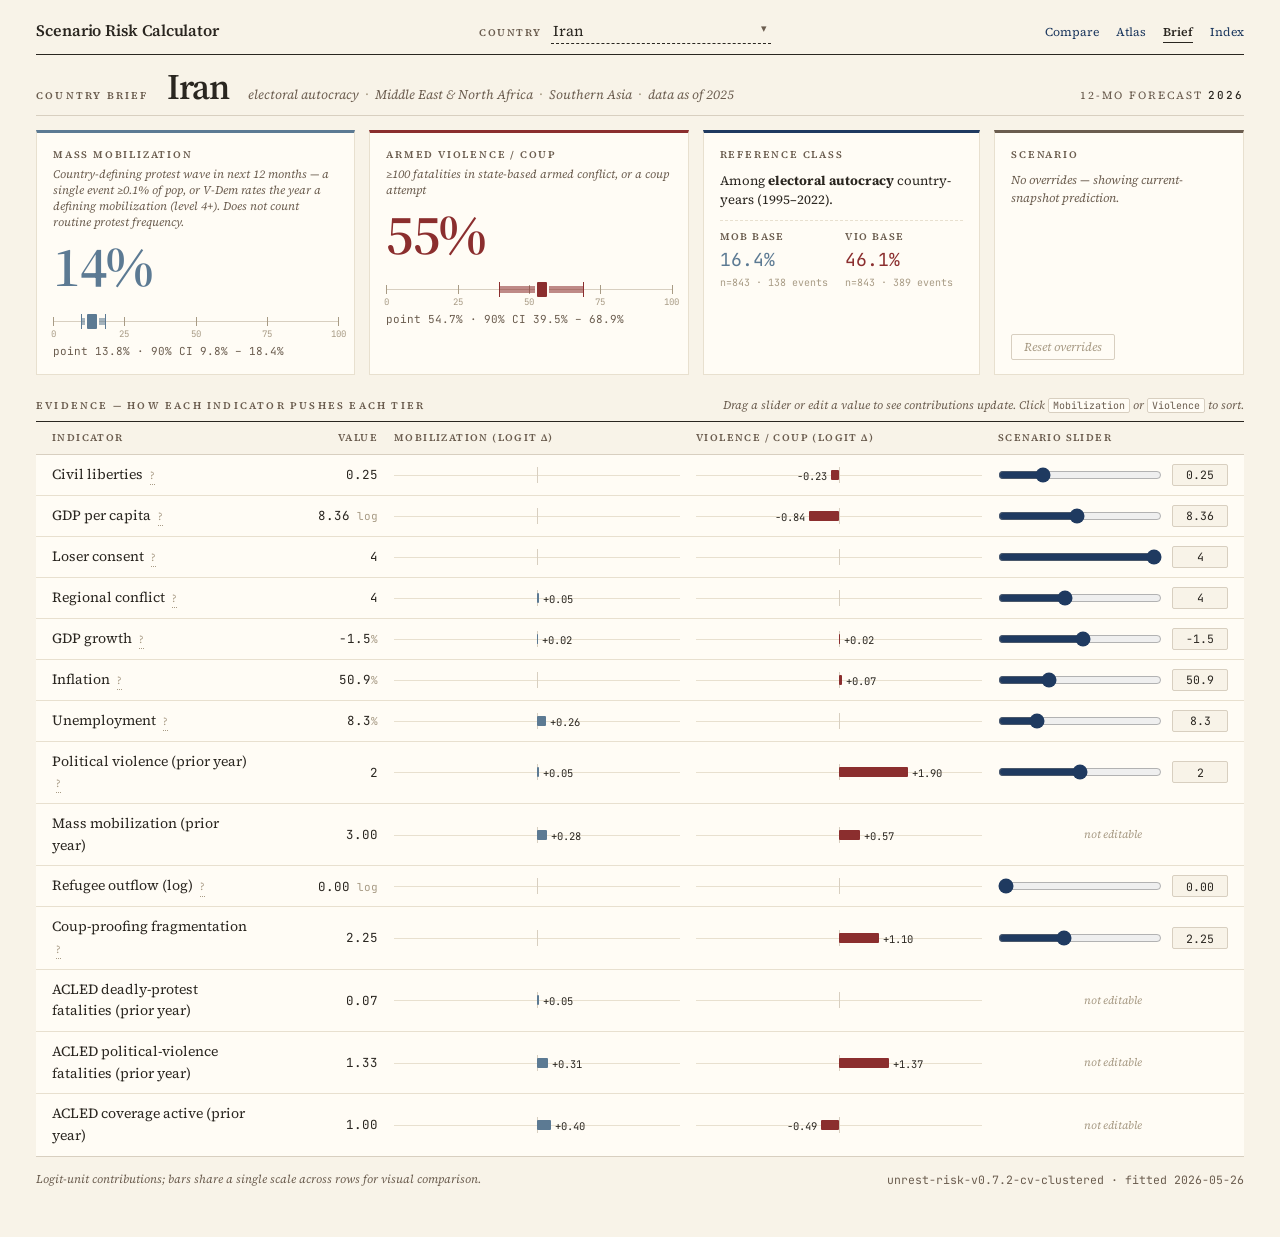
<file: mocks/v06_brief.html>
<!DOCTYPE html>
<html lang="en">
<head>
  <meta charset="UTF-8">
  <meta name="viewport" content="width=device-width, initial-scale=1.0">
  <title>Scenario Risk Brief — v0.6 mock</title>
  <link rel="preconnect" href="https://fonts.googleapis.com">
  <link rel="preconnect" href="https://fonts.gstatic.com" crossorigin>
  <link href="https://fonts.googleapis.com/css2?family=Source+Serif+4:opsz,wght@8..60,400;8..60,500;8..60,600;8..60,700&family=JetBrains+Mono:wght@400;500&display=swap" rel="stylesheet">
  <style>
    :root {
      --parchment: #F8F3E8;
      --parchment-light: #FFFCF5;
      --ink: #2A2620;
      --ink-muted: #6B5D4F;
      --ink-faint: #A89B85;
      --border: #D8CFC0;
      --border-subtle: #E8E0CF;
      --mob: #5C7A93;
      --mob-fade: #C6D1DC;
      --vio: #8B2E2E;
      --vio-fade: #D9BFBF;
      --highlight: #1F3A60;
    }
    * { box-sizing: border-box; margin: 0; padding: 0; }
    html, body {
      background: var(--parchment);
      color: var(--ink);
      font-family: 'Source Serif 4', Charter, serif;
      font-size: 15px;
      line-height: 1.55;
      -webkit-font-smoothing: antialiased;
    }
    .num { font-variant-numeric: tabular-nums; }
    .mono { font-family: 'JetBrains Mono', 'SF Mono', Consolas, monospace; }

    .page {
      max-width: 1520px;
      margin: 0 auto;
      padding: 18px 36px 48px;
    }

    /* ---- Top nav ---- */
    .top-nav {
      display: flex; justify-content: space-between; align-items: baseline;
      padding-bottom: 10px; border-bottom: 1.5px solid var(--ink);
      margin-bottom: 14px;
    }
    .top-nav .brand { font-size: 16px; font-weight: 600; letter-spacing: -0.005em; }
    .top-nav .nav { font-size: 12px; color: var(--ink-muted); }
    .top-nav .nav a {
      color: var(--highlight); text-decoration: none; margin-left: 14px;
      border-bottom: 1px solid transparent; padding-bottom: 2px;
    }
    .top-nav .nav a.active { color: var(--ink); font-weight: 600; border-bottom-color: var(--ink); }
    .country-picker { font-size: 13px; display: flex; align-items: baseline; gap: 10px; position: relative; }
    .country-picker .picker-label {
      font-size: 10px; text-transform: uppercase; letter-spacing: 0.16em;
      color: var(--ink-muted); font-weight: 600;
    }
    .picker { position: relative; min-width: 220px; }
    .picker-button {
      font-family: inherit; font-size: 15px; background: transparent;
      border: none; border-bottom: 1px dashed var(--ink); color: var(--ink);
      padding: 1px 24px 2px 2px; cursor: pointer; text-align: left;
      width: 100%; position: relative;
    }
    .picker-button::after {
      content: '▾'; position: absolute; right: 4px; top: 2px;
      color: var(--ink-muted); font-size: 11px;
    }
    .picker-button:focus, .picker.open .picker-button {
      outline: none; border-bottom-color: var(--highlight); border-bottom-style: solid;
    }
    .picker-panel {
      position: absolute; top: calc(100% + 4px); left: 0; right: 0;
      min-width: 260px; z-index: 50;
      background: var(--parchment-light); border: 1px solid var(--border);
      box-shadow: 0 8px 24px rgba(42, 38, 32, 0.14);
      display: none;
    }
    .picker.open .picker-panel { display: block; }
    .picker-search {
      width: 100%; padding: 10px 12px; font-family: inherit; font-size: 14px;
      background: transparent; border: none;
      border-bottom: 1px solid var(--border-subtle);
      color: var(--ink); outline: none;
    }
    .picker-search::placeholder { color: var(--ink-muted); font-style: italic; }
    .picker-list { max-height: 320px; overflow-y: auto; }
    .picker-item {
      padding: 7px 12px; cursor: pointer; font-size: 14px; color: var(--ink);
      border-bottom: 1px solid var(--border-subtle);
    }
    .picker-item:hover, .picker-item.highlighted, .picker-item.active {
      background: var(--parchment); color: var(--highlight);
    }
    .picker-item:last-child { border-bottom: none; }
    .picker-empty {
      padding: 14px; text-align: center; color: var(--ink-muted);
      font-style: italic; font-size: 13px;
    }

    /* ---- Masthead ---- */
    .masthead {
      display: flex; align-items: baseline; justify-content: space-between;
      gap: 24px; padding-bottom: 10px; margin-bottom: 14px;
      border-bottom: 1px solid var(--border);
    }
    .masthead .lead { display: flex; align-items: baseline; gap: 18px; min-width: 0; }
    .masthead .kicker {
      font-size: 10px; text-transform: uppercase; letter-spacing: 0.22em;
      color: var(--ink-muted); font-weight: 600; white-space: nowrap;
    }
    .masthead h1 {
      font-size: 36px; font-weight: 600; letter-spacing: -0.02em; line-height: 1;
      margin: 0; white-space: nowrap;
    }
    .masthead .meta {
      font-size: 13px; color: var(--ink-muted); font-style: italic;
      white-space: nowrap; overflow: hidden; text-overflow: ellipsis;
    }
    .masthead .meta .dot { margin: 0 6px; color: var(--ink-faint); font-style: normal; }
    .masthead .forecast {
      font-size: 11px; text-transform: uppercase; letter-spacing: 0.18em;
      color: var(--ink-muted); white-space: nowrap;
    }
    .masthead .forecast .yr { font-family: 'JetBrains Mono', monospace; color: var(--ink); font-weight: 500; }

    /* ---- Hero strip (4 cards in one row) ---- */
    .hero {
      display: grid;
      grid-template-columns: 1.15fr 1.15fr 1fr 0.9fr;
      gap: 14px;
      margin-bottom: 22px;
    }
    @media (max-width: 1180px) {
      .hero { grid-template-columns: 1fr 1fr; }
    }
    @media (max-width: 720px) {
      .hero { grid-template-columns: 1fr; }
      .page { padding: 14px 18px 36px; }
    }
    .hero-card {
      background: var(--parchment-light);
      border: 1px solid var(--border-subtle);
      padding: 14px 16px 14px;
      display: flex; flex-direction: column;
      min-width: 0;
    }
    .hero-card.tier { border-top: 3px solid var(--ink); }
    .hero-card.tier.mob { border-top-color: var(--mob); }
    .hero-card.tier.vio { border-top-color: var(--vio); }
    .hero-card .label {
      font-size: 10px; text-transform: uppercase; letter-spacing: 0.18em;
      color: var(--ink-muted); font-weight: 600;
    }
    .hero-card .sublabel {
      font-size: 11.5px; color: var(--ink-muted); font-style: italic;
      line-height: 1.4; margin-top: 3px; min-height: 32px;
    }
    .hero-card .big {
      font-size: 56px; line-height: 0.95; font-weight: 600;
      letter-spacing: -0.025em; margin-top: 10px;
    }
    .hero-card.tier.mob .big { color: var(--mob); }
    .hero-card.tier.vio .big { color: var(--vio); }

    /* CI whisker plot: horizontal axis with whisker + point */
    .ci-plot {
      margin-top: 10px;
      position: relative;
      height: 38px;
    }
    .ci-plot .axis {
      position: absolute; left: 0; right: 0; top: 18px; height: 1px;
      background: var(--border);
    }
    .ci-plot .tick {
      position: absolute; top: 14px; width: 1px; height: 9px;
      background: var(--ink-faint);
    }
    .ci-plot .tick-label {
      position: absolute; top: 25px;
      font-family: 'JetBrains Mono', monospace; font-size: 9px;
      color: var(--ink-faint); transform: translateX(-50%);
    }
    .ci-plot .whisker {
      position: absolute; top: 15px; height: 7px;
      opacity: 0.55;
    }
    .ci-plot .whisker.mob { background: var(--mob); }
    .ci-plot .whisker.vio { background: var(--vio); }
    .ci-plot .cap {
      position: absolute; top: 11px; width: 1px; height: 15px;
    }
    .ci-plot .cap.mob { background: var(--mob); }
    .ci-plot .cap.vio { background: var(--vio); }
    .ci-plot .point {
      position: absolute; top: 11px;
      width: 10px; height: 15px;
      border-radius: 1px;
      transform: translateX(-5px);
    }
    .ci-plot .point.mob { background: var(--mob); box-shadow: 0 0 0 2px var(--parchment-light); }
    .ci-plot .point.vio { background: var(--vio); box-shadow: 0 0 0 2px var(--parchment-light); }
    .ci-text {
      font-family: 'JetBrains Mono', monospace;
      font-size: 11px; color: var(--ink-muted);
      margin-top: 2px;
    }

    /* Reference card */
    .hero-card.ref { border-top: 3px solid var(--highlight); }
    .hero-card.ref .body { font-size: 13px; line-height: 1.5; margin-top: 8px; color: var(--ink); }
    .hero-card.ref .ref-stats {
      display: grid; grid-template-columns: 1fr 1fr;
      gap: 8px; margin-top: 10px;
      border-top: 1px dashed var(--border-subtle); padding-top: 8px;
    }
    .hero-card.ref .ref-stat .k {
      font-size: 10px; text-transform: uppercase; letter-spacing: 0.14em;
      color: var(--ink-muted); font-weight: 600;
    }
    .hero-card.ref .ref-stat .v {
      font-family: 'JetBrains Mono', monospace;
      font-size: 18px; color: var(--ink); margin-top: 2px;
    }
    .hero-card.ref .ref-stat.mob .v { color: var(--mob); }
    .hero-card.ref .ref-stat.vio .v { color: var(--vio); }
    .hero-card.ref .ref-stat .n {
      font-family: 'JetBrains Mono', monospace;
      font-size: 10px; color: var(--ink-faint); margin-top: 1px;
    }

    /* Scenario status card */
    .hero-card.scen { border-top: 3px solid var(--ink-muted); }
    .hero-card.scen .scen-body {
      display: flex; flex-direction: column; gap: 6px; margin-top: 8px;
      font-size: 12.5px; color: var(--ink); line-height: 1.5;
    }
    .hero-card.scen .scen-active {
      font-family: 'JetBrains Mono', monospace; font-size: 11px;
      color: var(--highlight);
    }
    .hero-card.scen .scen-none { color: var(--ink-muted); font-style: italic; font-size: 12px; }
    .hero-card.scen .reset-btn {
      align-self: flex-start; margin-top: auto;
      font-family: inherit; font-size: 12px; font-style: italic;
      color: var(--highlight); background: transparent;
      border: 1px solid var(--highlight); padding: 4px 12px;
      cursor: pointer; border-radius: 2px;
    }
    .hero-card.scen .reset-btn:hover { background: var(--highlight); color: var(--parchment); }
    .hero-card.scen .reset-btn:disabled {
      color: var(--ink-faint); border-color: var(--border);
      cursor: not-allowed; background: transparent;
    }
    .hero-card.scen .delta-line {
      font-family: 'JetBrains Mono', monospace; font-size: 11px;
      color: var(--ink-muted);
    }
    .hero-card.scen .delta-line .pos { color: var(--vio); }
    .hero-card.scen .delta-line .neg { color: #2E5D3F; }

    /* ---- Evidence section ---- */
    .evidence-head {
      display: flex; align-items: baseline; justify-content: space-between;
      margin-bottom: 6px;
    }
    .evidence-head .title {
      font-size: 10px; text-transform: uppercase; letter-spacing: 0.22em;
      color: var(--ink-muted); font-weight: 600;
    }
    .evidence-head .hint {
      font-size: 11.5px; color: var(--ink-muted); font-style: italic;
    }
    .evidence-head .hint kbd {
      font-family: 'JetBrains Mono', monospace; font-size: 10px;
      background: var(--parchment-light); border: 1px solid var(--border);
      padding: 0 4px; border-radius: 2px; font-style: normal;
    }

    .evidence {
      border-top: 1px solid var(--ink);
      border-bottom: 1px solid var(--border);
      background: var(--parchment-light);
    }
    .ev-row {
      display: grid;
      grid-template-columns: 200px 110px minmax(160px, 1fr) minmax(160px, 1fr) 230px;
      gap: 16px;
      align-items: center;
      padding: 9px 16px;
      border-bottom: 1px solid var(--border-subtle);
    }
    .ev-row:last-child { border-bottom: none; }
    .ev-row.head {
      padding-top: 8px; padding-bottom: 8px;
      background: var(--parchment);
      border-bottom: 1px solid var(--border);
    }
    .ev-row.head > div {
      font-size: 10px; text-transform: uppercase; letter-spacing: 0.14em;
      color: var(--ink-muted); font-weight: 600;
    }
    .ev-row.head .sortable {
      cursor: pointer; user-select: none;
    }
    .ev-row.head .sortable:hover { color: var(--ink); }
    .ev-row.head .sortable.active { color: var(--ink); }
    .ev-row.head .sortable.active::after { content: ' ↓'; font-family: 'JetBrains Mono', monospace; }
    .ev-row.head .col-mob.active::after { color: var(--mob); }
    .ev-row.head .col-vio.active::after { color: var(--vio); }

    .ev-row .feat-name {
      font-size: 14px; color: var(--ink);
    }
    .ev-row .feat-name .info {
      color: var(--ink-faint); cursor: help; font-size: 11px;
      margin-left: 4px; border-bottom: 1px dotted var(--ink-faint);
      position: relative; display: inline-block;
    }
    .ev-row .feat-name .info:hover {
      color: var(--highlight); border-bottom-color: var(--highlight);
    }
    /* Custom tooltip — appears below the ?, instant, styled to match palette */
    .ev-row .feat-name .info::after {
      content: attr(data-tip);
      position: absolute;
      left: 0; top: calc(100% + 6px);
      width: max-content; max-width: 320px;
      padding: 8px 12px;
      background: var(--ink); color: var(--parchment-light);
      font-family: 'Source Serif 4', serif; font-size: 12.5px;
      font-style: italic; line-height: 1.45;
      border: 1px solid var(--ink);
      box-shadow: 0 4px 14px rgba(42, 38, 32, 0.18);
      white-space: normal; text-align: left;
      opacity: 0; pointer-events: none;
      transition: opacity 0.12s ease-in 0s;
      z-index: 60;
    }
    .ev-row .feat-name .info::before {
      content: ''; position: absolute;
      left: 4px; top: calc(100% + 2px);
      border: 5px solid transparent; border-bottom-color: var(--ink);
      opacity: 0; pointer-events: none;
      transition: opacity 0.12s ease-in 0s;
      z-index: 61;
    }
    .ev-row .feat-name .info:hover::after,
    .ev-row .feat-name .info:hover::before { opacity: 1; }

    .ev-row .val {
      font-family: 'JetBrains Mono', monospace;
      font-size: 12.5px; color: var(--ink);
      text-align: right;
    }
    .ev-row .val.overridden { color: var(--highlight); font-weight: 500; }
    .ev-row .val .unit { color: var(--ink-faint); font-size: 11px; }

    /* Contribution lane: bar drawn from center, with numeric label */
    .lane {
      position: relative;
      height: 22px;
    }
    .lane .axis {
      position: absolute; left: 0; right: 0; top: 50%; height: 1px;
      background: var(--border-subtle);
    }
    .lane .mid {
      position: absolute; left: 50%; top: 3px; bottom: 3px;
      width: 1px; background: var(--border);
    }
    .lane .bar {
      position: absolute; top: 6px; height: 10px;
      border-radius: 1px;
    }
    .lane .bar.mob { background: var(--mob); }
    .lane .bar.vio { background: var(--vio); }
    .lane .bar.zero { background: transparent; }
    .lane .num-label {
      position: absolute; top: 3px;
      font-family: 'JetBrains Mono', monospace;
      font-size: 10.5px;
      color: var(--ink);
      line-height: 18px;
      pointer-events: none;
    }
    .lane .num-label.zero { color: var(--ink-faint); font-style: italic; }

    /* Slider column — inline editor per row */
    .slider-cell {
      display: grid;
      grid-template-columns: 1fr 56px;
      gap: 10px;
      align-items: center;
    }
    .slider-cell input[type=range] {
      width: 100%;
      accent-color: var(--highlight);
      height: 16px;
      cursor: pointer;
    }
    .slider-cell .editor {
      display: flex; align-items: center;
      border: 1px solid var(--border);
      border-radius: 2px;
      background: var(--parchment);
      overflow: hidden;
      height: 22px;
    }
    .slider-cell .editor.overridden {
      border-color: var(--highlight);
      background: #FFFCF5;
    }
    .slider-cell .editor input {
      font-family: 'JetBrains Mono', monospace;
      font-size: 11.5px;
      width: 100%; min-width: 0;
      text-align: center;
      background: transparent;
      border: none; outline: none;
      color: var(--ink); padding: 0 4px;
    }
    .slider-cell .editor.overridden input { color: var(--highlight); font-weight: 500; }
    .slider-cell.no-edit {
      grid-template-columns: 1fr;
      font-size: 11px;
      color: var(--ink-faint);
      font-style: italic;
      text-align: center;
    }

    /* Footnote */
    .foot {
      margin-top: 14px;
      font-size: 11.5px; color: var(--ink-muted);
      font-style: italic;
      display: flex; justify-content: space-between; gap: 16px;
      flex-wrap: wrap;
    }
    .foot .v { font-family: 'JetBrains Mono', monospace; font-style: normal; }
  </style>
</head>
<body>
  <div class="page">
    <div class="top-nav">
      <div class="brand">Scenario Risk Calculator</div>
      <div class="country-picker">
        <span class="picker-label">Country</span>
        <div class="picker" id="country-picker">
          <button class="picker-button" type="button" id="picker-button">—</button>
          <div class="picker-panel">
            <input class="picker-search" id="picker-search" type="text" placeholder="Type to filter…" autocomplete="off" />
            <div class="picker-list" id="picker-list"></div>
          </div>
        </div>
      </div>
      <div class="nav">
        <a href="index.html">Compare</a>
        <a href="v06_atlas.html">Atlas</a>
        <a href="v06_brief.html" class="active">Brief</a>
        <a href="v06_index.html">Index</a>
      </div>
    </div>

    <div class="masthead">
      <div class="lead">
        <span class="kicker">Country brief</span>
        <h1 id="brief-name">—</h1>
        <span class="meta" id="brief-meta">—</span>
      </div>
      <div class="forecast">12-mo forecast <span class="yr" id="brief-forecast-yr">—</span></div>
    </div>

    <!-- HERO STRIP: 4 cards across -->
    <div class="hero">
      <div class="hero-card tier mob">
        <div class="label">Mass mobilization</div>
        <div class="sublabel">Country-defining protest wave in next 12 months — a single event ≥0.1% of pop, or V-Dem rates the year a defining mobilization (level 4+). Does not count routine protest frequency.</div>
        <div class="big num" id="mob-big">—</div>
        <div class="ci-plot" id="mob-ci"></div>
        <div class="ci-text" id="mob-ci-text">—</div>
      </div>
      <div class="hero-card tier vio">
        <div class="label">Armed violence / coup</div>
        <div class="sublabel">≥100 fatalities in state-based armed conflict, or a coup attempt</div>
        <div class="big num" id="vio-big">—</div>
        <div class="ci-plot" id="vio-ci"></div>
        <div class="ci-text" id="vio-ci-text">—</div>
      </div>
      <div class="hero-card ref">
        <div class="label">Reference class</div>
        <div class="body" id="reference-body">—</div>
        <div class="ref-stats">
          <div class="ref-stat mob">
            <div class="k">Mob base</div>
            <div class="v num" id="ref-mob-rate">—</div>
            <div class="n" id="ref-mob-n">—</div>
          </div>
          <div class="ref-stat vio">
            <div class="k">Vio base</div>
            <div class="v num" id="ref-vio-rate">—</div>
            <div class="n" id="ref-vio-n">—</div>
          </div>
        </div>
      </div>
      <div class="hero-card scen">
        <div class="label">Scenario</div>
        <div class="scen-body" id="scen-body">
          <div class="scen-none">No overrides — showing current-snapshot prediction</div>
        </div>
        <button class="reset-btn" id="reset-btn" disabled>Reset overrides</button>
      </div>
    </div>

    <!-- EVIDENCE TABLE -->
    <div class="evidence-head">
      <div class="title">Evidence — how each indicator pushes each tier</div>
      <div class="hint">
        Drag a slider or edit a value to see contributions update. Click
        <kbd>Mobilization</kbd> or <kbd>Violence</kbd> to sort.
      </div>
    </div>
    <div class="evidence">
      <div class="ev-row head">
        <div>Indicator</div>
        <div style="text-align:right;">Value</div>
        <div class="sortable col-mob" data-sort="mob" id="sort-mob">
          Mobilization (logit Δ)
        </div>
        <div class="sortable col-vio" data-sort="vio" id="sort-vio">
          Violence / coup (logit Δ)
        </div>
        <div>Scenario slider</div>
      </div>
      <div id="evidence-body"></div>
    </div>

    <div class="foot">
      <span>Logit-unit contributions; bars share a single scale across rows for visual comparison.</span>
      <span class="v" id="version-tag">—</span>
    </div>
  </div>

  <script>
    const ARTIFACT_BASE = './artifacts/';

    let snapshot, weights, baseRates;
    let currentISO = 'IRN';
    let overrides = {};
    let sortKey = null; // null | 'mob' | 'vio'

    const RANGES = {
      civil_liberties:             { lo: 0,    hi: 1,   step: 0.01 },
      log_gdp_per_cap:             { lo: 5,    hi: 12,  step: 0.05 },
      loser_consent:               { lo: 0,    hi: 4,   step: 1    },
      conflict_neighbors_count:    { lo: 0,    hi: 10,  step: 1    },
      gdp_growth:                  { lo: -25,  hi: 20,  step: 0.1  },
      cpi_inflation:               { lo: -10,  hi: 200, step: 0.5  },
      unemployment:                { lo: 0,    hi: 40,  step: 0.1  },
      political_violence_ord_lag1: { lo: 0,    hi: 4,   step: 1    },
      log_refugee_outflow:         { lo: 0,    hi: 16,  step: 0.1  },
      coup_proof_fragmentation:    { lo: 0.5,  hi: 5,   step: 0.05 }
    };

    const TOOLTIPS = {
      civil_liberties:
        "V-Dem 'civil liberties' index (0–1). Captures freedom of expression, " +
        "association, and movement. Higher = freer. Open societies have lower " +
        "armed-violence baseline but more observable mass mobilization.",
      log_gdp_per_cap:
        "log of GDP per capita in current USD (WDI; IMF WEO backfills 2025+). " +
        "PITF's second-strongest structural predictor after regime type. " +
        "Richer countries are structurally less unrest-prone.",
      loser_consent:
        "V-Dem v2elaccept_ord, 0–4. How readily losers of the most recent " +
        "election accepted the result. Lower = factional politics, refusal " +
        "to concede (e.g. Trump 2020, Bolsonaro 2022).",
      conflict_neighbors_count:
        "Number of same-region countries with UCDP fatalities ≥100 in the " +
        "PRIOR year. Lagged by one year (UCDP releases late). Conflict spills " +
        "across borders via refugees, arms flow, copycat mobilization.",
      gdp_growth:
        "Annual real GDP growth %, WDI (IMF WEO backfills 2025+). " +
        "Negative growth = recession = grievance. Empirically a weak " +
        "1-year-horizon predictor; the literature finds 2–3 year lags matter more.",
      cpi_inflation:
        "Annual CPI inflation %, WDI → IMF curated → IMF WEO source chain. " +
        "Clipped to [-10, 200]% so hyperinflation outliers (Venezuela 2017, " +
        "Zimbabwe 2008) don't dominate the fit. Hand-curated for closed " +
        "regimes that don't report (Cuba, PRK, Eritrea).",
      unemployment:
        "Unemployment as % of labor force (WDI/ILO). For state-employment " +
        "economies (Cuba, Belarus, PRK, Venezuela, Eritrea, Turkmenistan, " +
        "Cambodia, Laos) we override the official rate with IMF Article IV " +
        "estimates that include informal-sector and underemployment.",
      political_violence_ord_lag1:
        "V-Dem v2caviol_ord, 0–4, LAGGED 1 year. How much political violence " +
        "the country saw in the prior year. Lagged so it doesn't overlap with " +
        "the outcome label (which includes the current-year V-Dem ordinal). " +
        "Strong predictor of next-year armed violence.",
      log_refugee_outflow:
        "log1p of net refugee outflow = (UNHCR refugees + asylum-seekers " +
        "originating here) − (refugees + asylum-seekers hosted here). " +
        "log-transformed so Afghanistan/Syria (millions) don't dominate the " +
        "model relative to USA (thousands).",
      coup_proof_fragmentation:
        "Pilster-Böhmelt 'effective number' of separate military forces in " +
        "the country (parallel guards, presidential security, etc.). Higher = " +
        "regime fragmented its security apparatus to coup-proof. " +
        "Counterintuitively, more fragmented = more unrest in the data."
    };

    function setupPicker(countries) {
      const picker = document.getElementById('country-picker');
      const button = document.getElementById('picker-button');
      const search = document.getElementById('picker-search');
      const list   = document.getElementById('picker-list');

      function updateLabel() {
        const cur = countries.find(c => c.iso3c === currentISO);
        button.textContent = cur ? cur.name : '—';
      }
      updateLabel();

      function renderList(query) {
        const q = (query || '').toLowerCase().trim();
        const filtered = q
          ? countries.filter(c => c.name.toLowerCase().includes(q) || c.iso3c.toLowerCase().includes(q))
          : countries;
        if (filtered.length === 0) {
          list.innerHTML = '<div class="picker-empty">No matches</div>';
          return;
        }
        list.innerHTML = filtered.slice(0, 240).map(c =>
          `<div class="picker-item${c.iso3c === currentISO ? ' active' : ''}" data-iso="${c.iso3c}">${c.name}</div>`
        ).join('');
        list.querySelectorAll('.picker-item').forEach(el => {
          el.addEventListener('click', () => {
            currentISO = el.dataset.iso;
            overrides = {};
            picker.classList.remove('open');
            updateLabel();
            renderAll();
          });
        });
      }

      button.addEventListener('click', e => {
        e.stopPropagation();
        const wasOpen = picker.classList.contains('open');
        picker.classList.toggle('open');
        if (!wasOpen) {
          renderList('');
          search.value = '';
          setTimeout(() => search.focus(), 0);
        }
      });
      search.addEventListener('input', e => renderList(e.target.value));
      search.addEventListener('keydown', e => {
        if (e.key === 'Escape') picker.classList.remove('open');
        if (e.key === 'Enter') {
          const first = list.querySelector('.picker-item');
          if (first) first.click();
        }
      });
      document.addEventListener('click', e => {
        if (!picker.contains(e.target)) picker.classList.remove('open');
      });
    }

    async function load() {
      const [s, w, b] = await Promise.all([
        fetch(ARTIFACT_BASE + 'country_snapshot.json').then(r => r.json()),
        fetch(ARTIFACT_BASE + 'weights.json').then(r => r.json()),
        fetch(ARTIFACT_BASE + 'base_rates.json').then(r => r.json())
      ]);
      snapshot = s; weights = w; baseRates = b;

      const sorted = Object.values(snapshot.countries).sort((a, b) => a.name.localeCompare(b.name));
      if (!snapshot.countries[currentISO]) currentISO = sorted[0].iso3c;
      setupPicker(sorted);

      document.getElementById('reset-btn').addEventListener('click', () => {
        overrides = {};
        renderAll();
      });
      document.getElementById('sort-mob').addEventListener('click', () => {
        sortKey = sortKey === 'mob' ? null : 'mob';
        renderEvidence();
      });
      document.getElementById('sort-vio').addEventListener('click', () => {
        sortKey = sortKey === 'vio' ? null : 'vio';
        renderEvidence();
      });

      document.getElementById('version-tag').textContent =
        `${weights.model_version} · fitted ${weights.fitted_at}`;

      renderAll();
    }

    function valueFor(c, f) {
      if (overrides[f] !== undefined) return overrides[f];
      return c.features[f]?.value ?? 0;
    }

    function isOverridden(f) { return overrides[f] !== undefined; }

    function computeProb(tier, c) {
      const coefs = weights.tiers[tier].pooled.coefficients;
      let lp = coefs['(Intercept)'] || 0;
      for (const f of weights.features) lp += (coefs[f] || 0) * valueFor(c, f);
      return 1 / (1 + Math.exp(-lp));
    }

    function pct(x, d = 0) { return (x * 100).toFixed(d) + '%'; }
    function fmtVal(f, v) {
      if (v == null) return '—';
      if (['gdp_growth', 'cpi_inflation', 'unemployment'].includes(f)) return (+v).toFixed(1) + '<span class="unit">%</span>';
      if (f === 'civil_liberties') return (+v).toFixed(2);
      if (['loser_consent', 'political_violence_ord_lag1', 'conflict_neighbors_count'].includes(f)) return String(Math.round(v));
      if (f === 'log_gdp_per_cap') return (+v).toFixed(2) + '<span class="unit"> log</span>';
      if (f === 'log_refugee_outflow') return (+v).toFixed(2) + '<span class="unit"> log</span>';
      return (+v).toFixed(2);
    }

    function renderAll() {
      const c = snapshot.countries[currentISO];

      // Masthead
      document.getElementById('brief-name').textContent = c.name;
      document.getElementById('brief-forecast-yr').textContent = c.snapshot_year + 1;
      const regimeNice = c.regime_label.replace(/_/g, ' ');
      document.getElementById('brief-meta').innerHTML =
        `${regimeNice}<span class="dot">·</span>${c.region}` +
        `${c.subregion ? '<span class="dot">·</span>' + c.subregion : ''}` +
        `<span class="dot">·</span>data as of ${c.snapshot_year}`;

      // Probabilities
      const mp = computeProb('mobilization', c);
      const vp = computeProb('violence', c);
      document.getElementById('mob-big').textContent = pct(mp, 0);
      document.getElementById('vio-big').textContent = pct(vp, 0);

      // CI plots — use snapshot CIs (CIs are fit-time uncertainty;
      // overriding inputs gives a point shift, not a new CI)
      drawCI('mob-ci', c.mobilization.ci_lo_90, c.mobilization.ci_hi_90, mp, 'mob');
      drawCI('vio-ci', c.violence.ci_lo_90,    c.violence.ci_hi_90,    vp, 'vio');
      document.getElementById('mob-ci-text').textContent =
        `point ${pct(mp, 1)} · 90% CI ${pct(c.mobilization.ci_lo_90, 1)} – ${pct(c.mobilization.ci_hi_90, 1)}`;
      document.getElementById('vio-ci-text').textContent =
        `point ${pct(vp, 1)} · 90% CI ${pct(c.violence.ci_lo_90, 1)} – ${pct(c.violence.ci_hi_90, 1)}`;

      // Reference class
      renderReference(c);

      // Scenario state
      renderScenarioCard(c, mp, vp);

      // Evidence table
      renderEvidence();
    }

    function drawCI(id, lo, hi, point, klass) {
      const el = document.getElementById(id);
      // Axis spans 0-100%. Ticks at 0/25/50/75/100.
      const ticks = [0, 25, 50, 75, 100];
      const tickHtml = ticks.map(t =>
        `<div class="tick" style="left:${t}%"></div>
         <div class="tick-label" style="left:${t}%">${t}</div>`
      ).join('');
      const loPct = (lo * 100).toFixed(2);
      const hiPct = (hi * 100).toFixed(2);
      const widthPct = ((hi - lo) * 100).toFixed(2);
      const pPct = (point * 100).toFixed(2);
      el.innerHTML = `
        <div class="axis"></div>
        ${tickHtml}
        <div class="whisker ${klass}" style="left:${loPct}%; width:${widthPct}%"></div>
        <div class="cap ${klass}" style="left:${loPct}%"></div>
        <div class="cap ${klass}" style="left:${hiPct}%"></div>
        <div class="point ${klass}" style="left:${pPct}%"></div>
      `;
    }

    function renderReference(c) {
      const mob = baseRates.tiers?.mobilization?.[c.regime_label];
      const vio = baseRates.tiers?.violence?.[c.regime_label];
      const regimeNice = c.regime_label.replace(/_/g, ' ');
      if (!mob || !vio) {
        document.getElementById('reference-body').textContent = '—';
        return;
      }
      document.getElementById('reference-body').innerHTML =
        `Among <strong>${regimeNice}</strong> country-years (1995–2022).`;
      document.getElementById('ref-mob-rate').textContent = pct(mob.base_rate, 1);
      document.getElementById('ref-mob-n').textContent = `n=${mob.n_obs} · ${mob.n_events} events`;
      document.getElementById('ref-vio-rate').textContent = pct(vio.base_rate, 1);
      document.getElementById('ref-vio-n').textContent = `n=${vio.n_obs} · ${vio.n_events} events`;
    }

    function renderScenarioCard(c, mp, vp) {
      const body = document.getElementById('scen-body');
      const resetBtn = document.getElementById('reset-btn');
      const overriddenKeys = Object.keys(overrides);
      if (overriddenKeys.length === 0) {
        body.innerHTML = `<div class="scen-none">No overrides — showing current-snapshot prediction.</div>`;
        resetBtn.disabled = true;
        return;
      }
      // Compute the baseline (no-overrides) probabilities for delta
      const baseMp = baseProb('mobilization', c);
      const baseVp = baseProb('violence', c);
      const dMob = mp - baseMp, dVio = vp - baseVp;
      const fmtD = d => {
        const sign = d > 0 ? '+' : '';
        const cls = d > 0 ? 'pos' : (d < 0 ? 'neg' : '');
        return `<span class="${cls}">${sign}${(d * 100).toFixed(1)}pp</span>`;
      };
      const labels = overriddenKeys.map(k => weights.feature_labels[k]).join(', ');
      body.innerHTML = `
        <div class="scen-active">${overriddenKeys.length} indicator${overriddenKeys.length > 1 ? 's' : ''} overridden</div>
        <div style="font-size:11.5px; color: var(--ink-muted); line-height:1.45;">${labels}</div>
        <div class="delta-line">mob ${fmtD(dMob)} &nbsp; vio ${fmtD(dVio)}</div>
      `;
      resetBtn.disabled = false;
    }

    function baseProb(tier, c) {
      const coefs = weights.tiers[tier].pooled.coefficients;
      let lp = coefs['(Intercept)'] || 0;
      for (const f of weights.features) lp += (coefs[f] || 0) * (c.features[f]?.value ?? 0);
      return 1 / (1 + Math.exp(-lp));
    }

    function renderEvidence() {
      const c = snapshot.countries[currentISO];
      const cMob = weights.tiers.mobilization.pooled.coefficients;
      const cVio = weights.tiers.violence.pooled.coefficients;

      let rows = weights.features.map(f => {
        const v = valueFor(c, f);
        return {
          f, label: weights.feature_labels[f], v,
          mob: (cMob[f] || 0) * v,
          vio: (cVio[f] || 0) * v
        };
      });

      if (sortKey === 'mob') rows.sort((a, b) => Math.abs(b.mob) - Math.abs(a.mob));
      else if (sortKey === 'vio') rows.sort((a, b) => Math.abs(b.vio) - Math.abs(a.vio));

      // Pick a max-abs that's stable across re-renders (use coefficients * range
      // rather than current values, so the scale doesn't jitter as you drag).
      const maxAbs = stableMaxAbs();

      // Update sort header state
      document.getElementById('sort-mob').classList.toggle('active', sortKey === 'mob');
      document.getElementById('sort-vio').classList.toggle('active', sortKey === 'vio');

      document.getElementById('evidence-body').innerHTML = rows.map(r => {
        const tooltip = TOOLTIPS[r.f] || '';
        const r1 = RANGES[r.f];
        const overridden = isOverridden(r.f);
        const sliderCell = r1
          ? `<div class="slider-cell">
               <input type="range" min="${r1.lo}" max="${r1.hi}" step="${r1.step}" value="${r.v}" data-f="${r.f}" class="js-slider"/>
               <div class="editor${overridden ? ' overridden' : ''}">
                 <input type="text" inputmode="decimal" value="${rawDisplayVal(r.f, r.v)}" data-f="${r.f}" class="js-text"/>
               </div>
             </div>`
          : `<div class="slider-cell no-edit">not editable</div>`;
        return `
          <div class="ev-row" data-row="${r.f}">
            <div class="feat-name">
              ${r.label}${tooltip ? ` <span class="info" data-tip="${tooltip.replace(/"/g, '&quot;')}">?</span>` : ''}
            </div>
            <div class="val${overridden ? ' overridden' : ''}">${fmtVal(r.f, r.v)}</div>
            <div class="lane">${laneHtml(r.mob, maxAbs, 'mob')}</div>
            <div class="lane">${laneHtml(r.vio, maxAbs, 'vio')}</div>
            ${sliderCell}
          </div>`;
      }).join('');

      wireRowControls();
    }

    function stableMaxAbs() {
      // Largest plausible |coef * value| across features and tiers, given
      // the slider ranges. This keeps the bar scale stable across drags.
      let m = 0.6;
      for (const f of weights.features) {
        const r = RANGES[f]; if (!r) continue;
        const cm = Math.abs(weights.tiers.mobilization.pooled.coefficients[f] || 0);
        const cv = Math.abs(weights.tiers.violence.pooled.coefficients[f] || 0);
        const span = Math.max(Math.abs(r.lo), Math.abs(r.hi));
        m = Math.max(m, cm * span, cv * span);
      }
      // Cap at something reasonable so a single huge feature (log_refugee_outflow)
      // doesn't squash the rest.
      return Math.min(m, 4.5);
    }

    function laneHtml(val, maxAbs, klass) {
      if (val === 0 || !val) {
        // No "0.00" label — the centered mid-tick is enough to signal
        // "this feature does not push this tier." Reading 0.00 ten times
        // across a column is visual noise.
        return `<div class="axis"></div><div class="mid"></div>`;
      }
      const wPct = Math.min(48, Math.abs(val) / maxAbs * 48);
      const left = val > 0 ? '50%' : (50 - wPct) + '%';
      const labelLeft = val > 0
        ? `calc(${50 + wPct}% + 4px)`
        : `calc(${50 - wPct}% - 4px)`;
      const labelTransform = val > 0 ? '' : 'translateX(-100%)';
      const sign = val > 0 ? '+' : '';
      return `
        <div class="axis"></div>
        <div class="mid"></div>
        <div class="bar ${klass}" style="left:${left}; width:${wPct}%"></div>
        <div class="num-label" style="left:${labelLeft}; transform:${labelTransform};">${sign}${val.toFixed(2)}</div>
      `;
    }

    function rawDisplayVal(f, v) {
      if (v == null) return '';
      if (['loser_consent', 'political_violence_ord_lag1', 'conflict_neighbors_count'].includes(f)) return String(Math.round(v));
      if (f === 'civil_liberties') return (+v).toFixed(2);
      if (['gdp_growth', 'unemployment'].includes(f)) return (+v).toFixed(1);
      if (f === 'cpi_inflation') return (+v).toFixed(1);
      return (+v).toFixed(2);
    }

    function clamp(v, lo, hi) { return Math.max(lo, Math.min(hi, v)); }

    function setOverride(f, raw) {
      const r = RANGES[f]; if (!r) return;
      overrides[f] = clamp(raw, r.lo, r.hi);
      renderAll();
    }

    function wireRowControls() {
      document.querySelectorAll('.js-slider').forEach(el => {
        el.addEventListener('input', e => {
          setOverride(e.target.dataset.f, parseFloat(e.target.value));
        });
      });
      document.querySelectorAll('.js-text').forEach(el => {
        el.addEventListener('focus', e => { e.target.select(); });
        el.addEventListener('keydown', e => {
          if (e.key === 'Enter') { e.target.blur(); return; }
          if (e.key === 'Escape') {
            const f = e.target.dataset.f;
            delete overrides[f];
            renderAll();
            return;
          }
          if (e.key === 'ArrowUp' || e.key === 'ArrowDown') {
            e.preventDefault();
            const f = e.target.dataset.f;
            const r = RANGES[f]; if (!r) return;
            const c = snapshot.countries[currentISO];
            const cur = valueFor(c, f);
            const dir = e.key === 'ArrowUp' ? 1 : -1;
            const step = e.shiftKey ? r.step * 10 : r.step;
            setOverride(f, cur + dir * step);
          }
        });
        el.addEventListener('blur', e => {
          const parsed = parseFloat(e.target.value);
          if (!Number.isNaN(parsed)) setOverride(e.target.dataset.f, parsed);
          else renderAll(); // restore
        });
      });
    }

    load();
  </script>
</body>
</html>
</file>
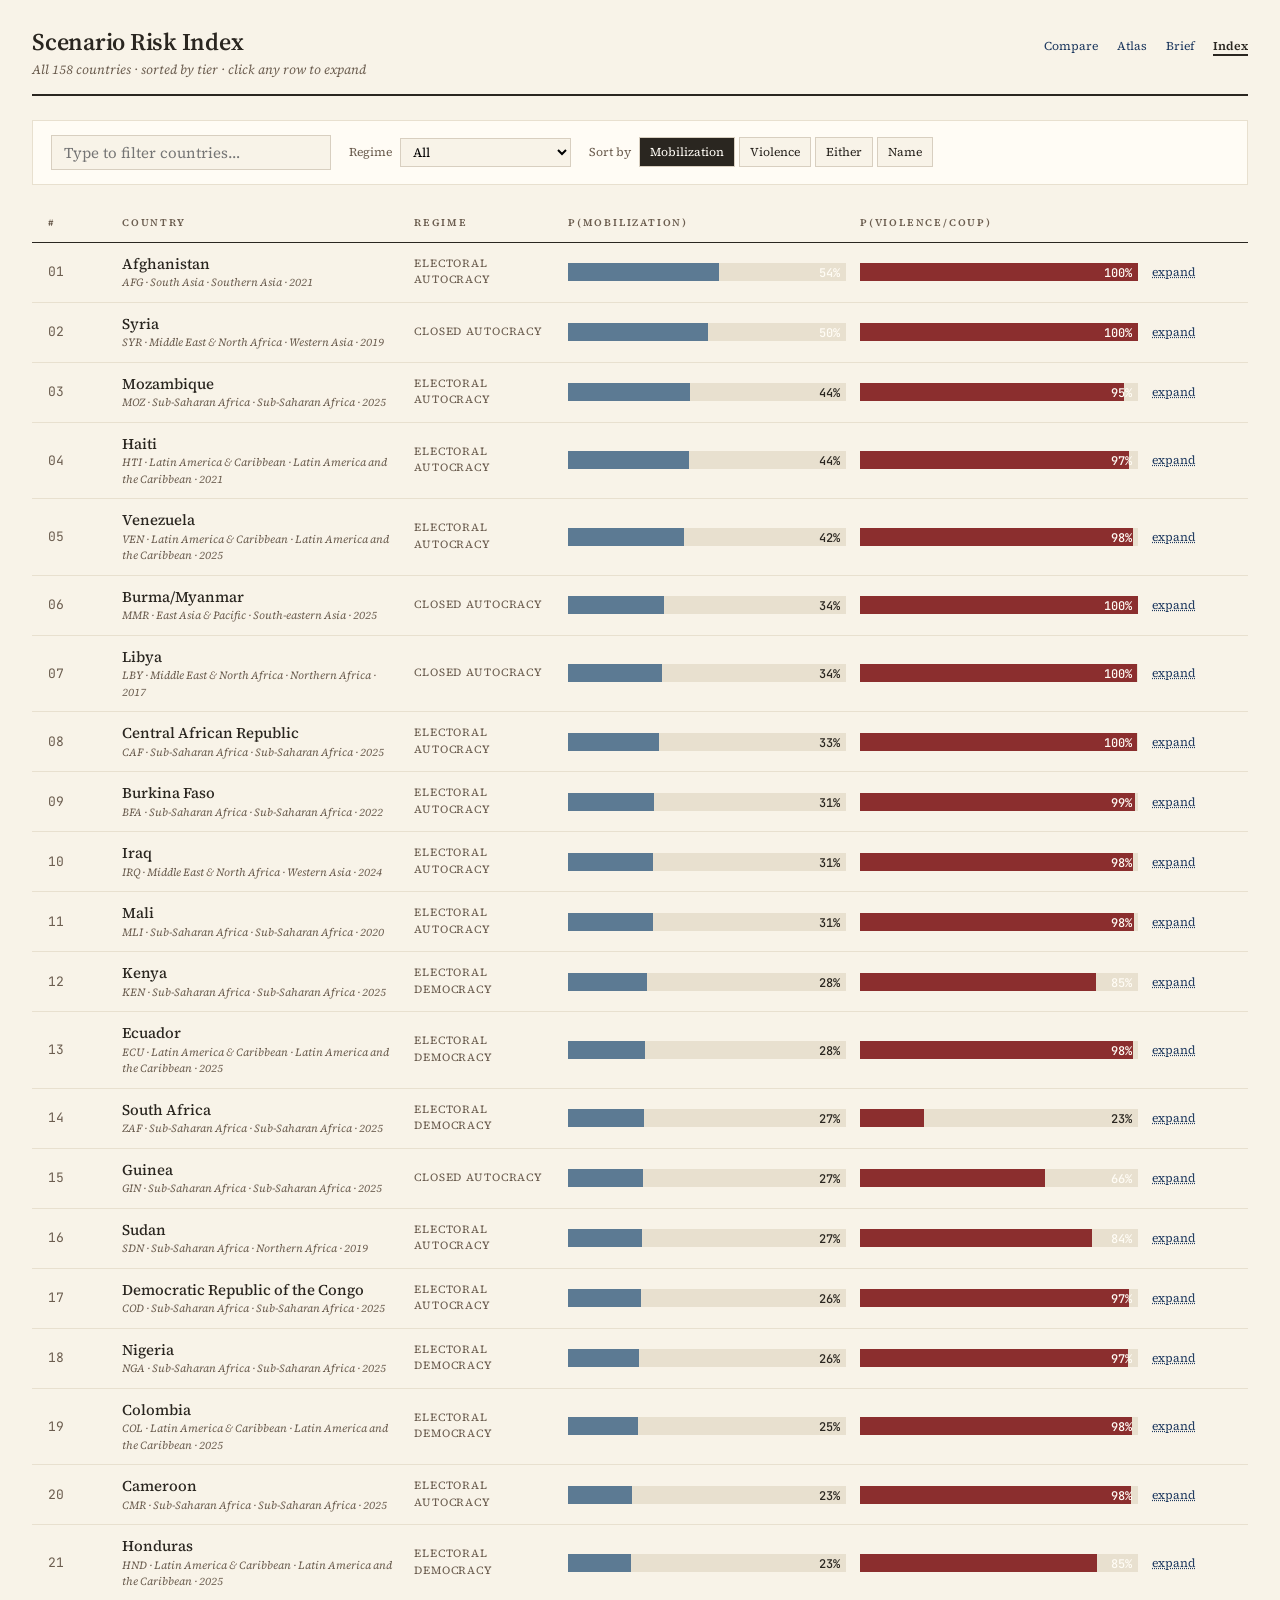
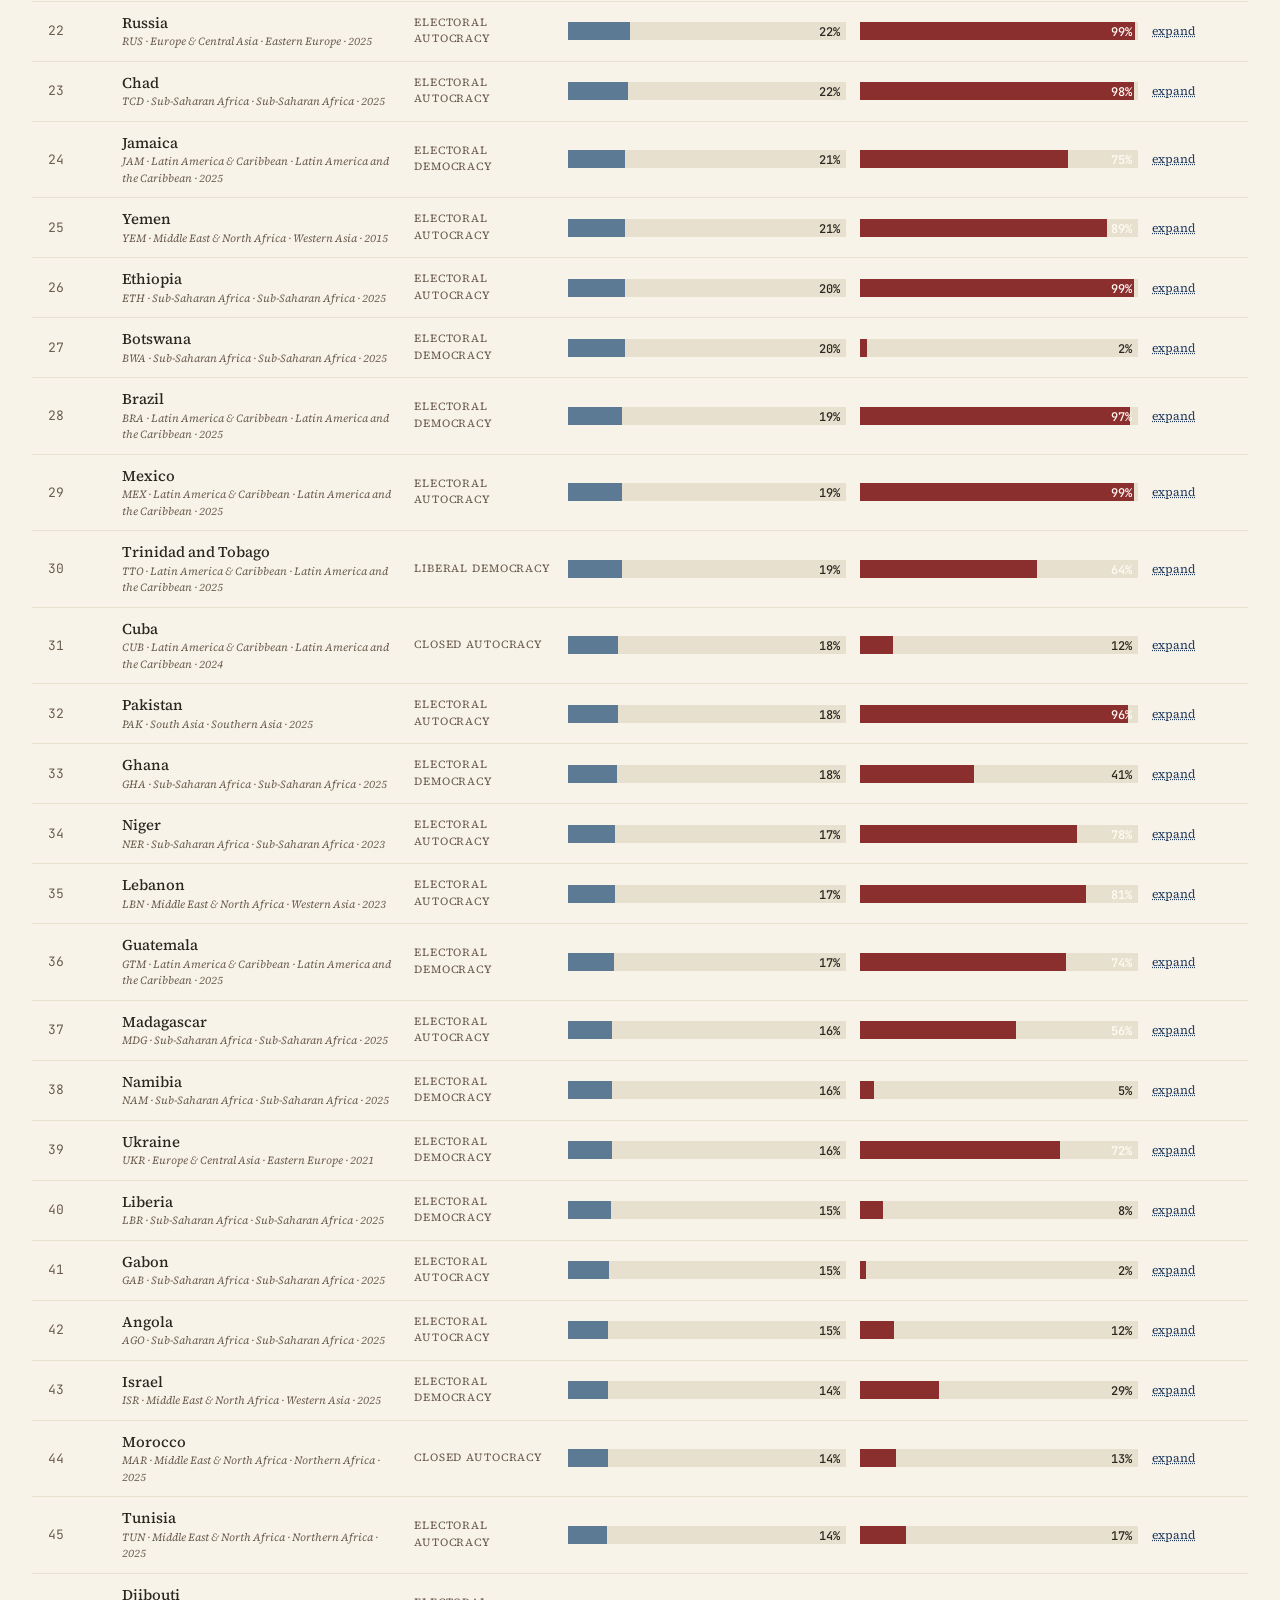
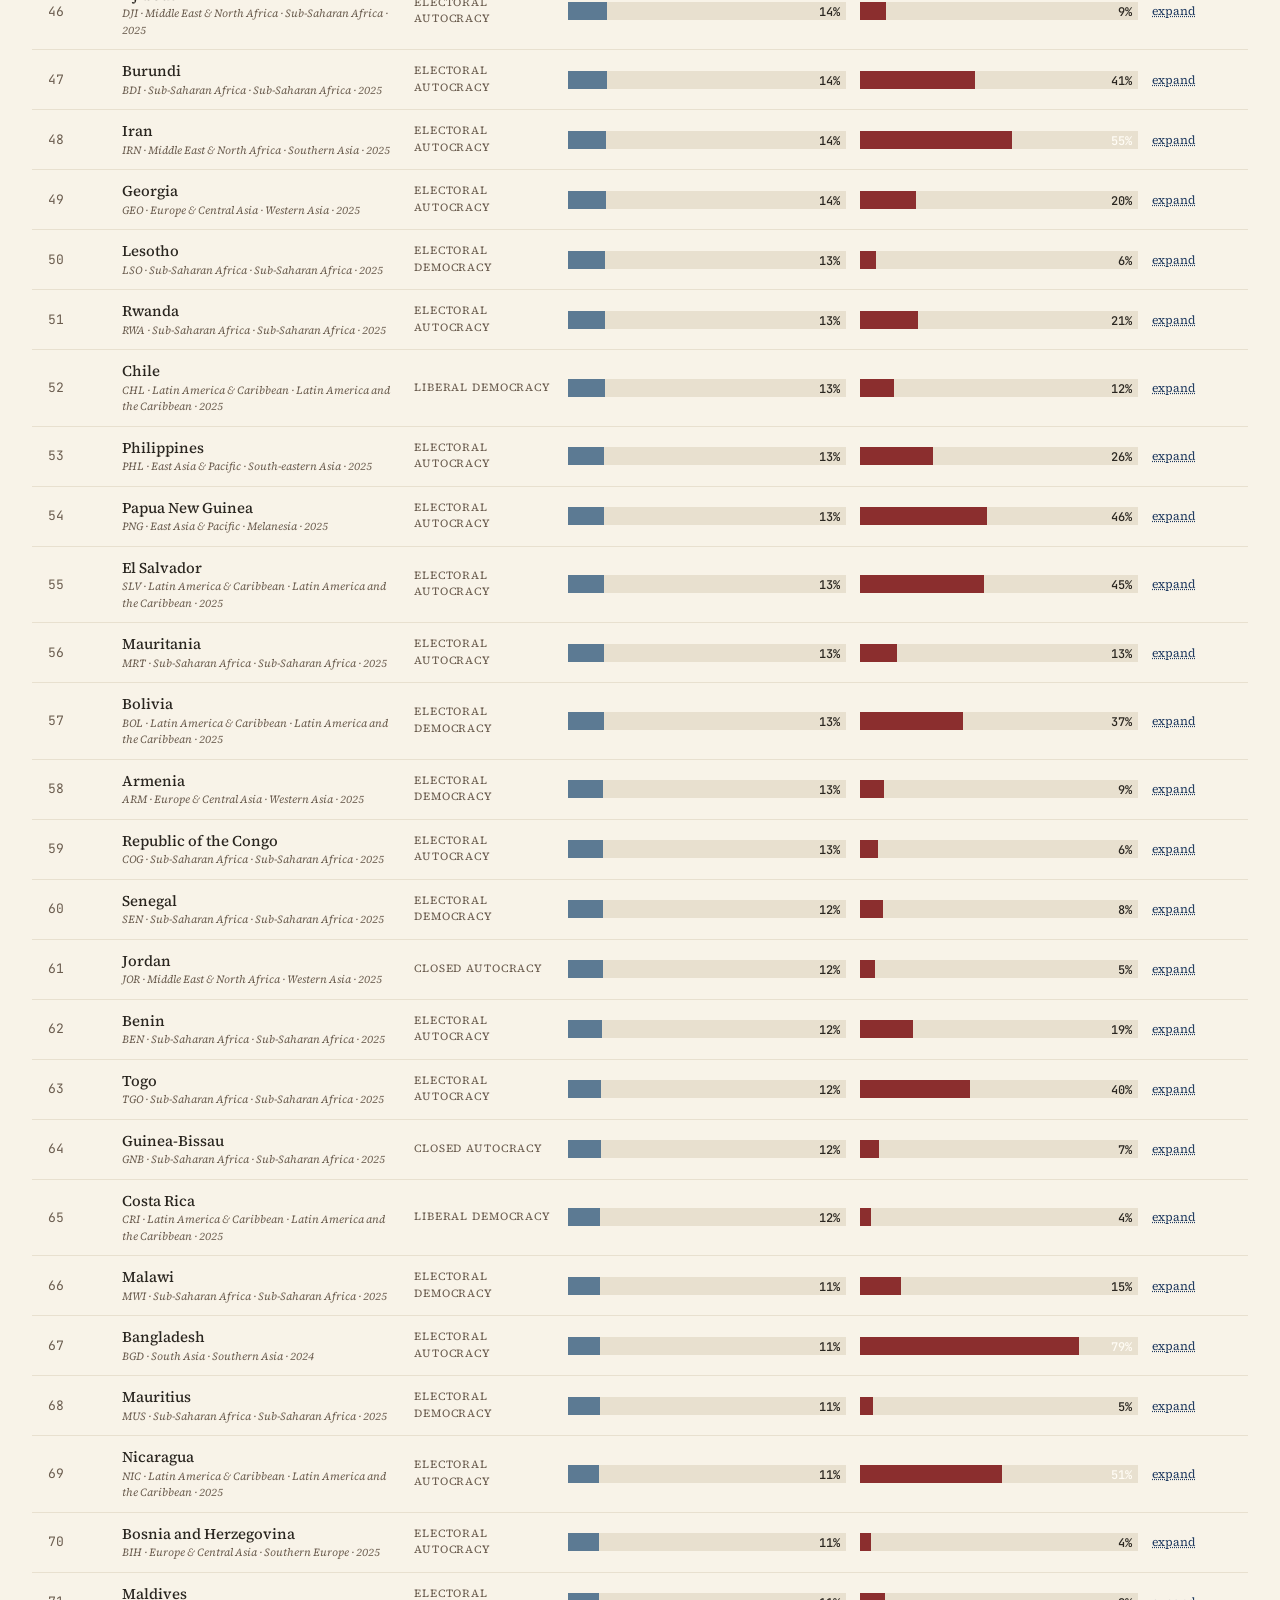
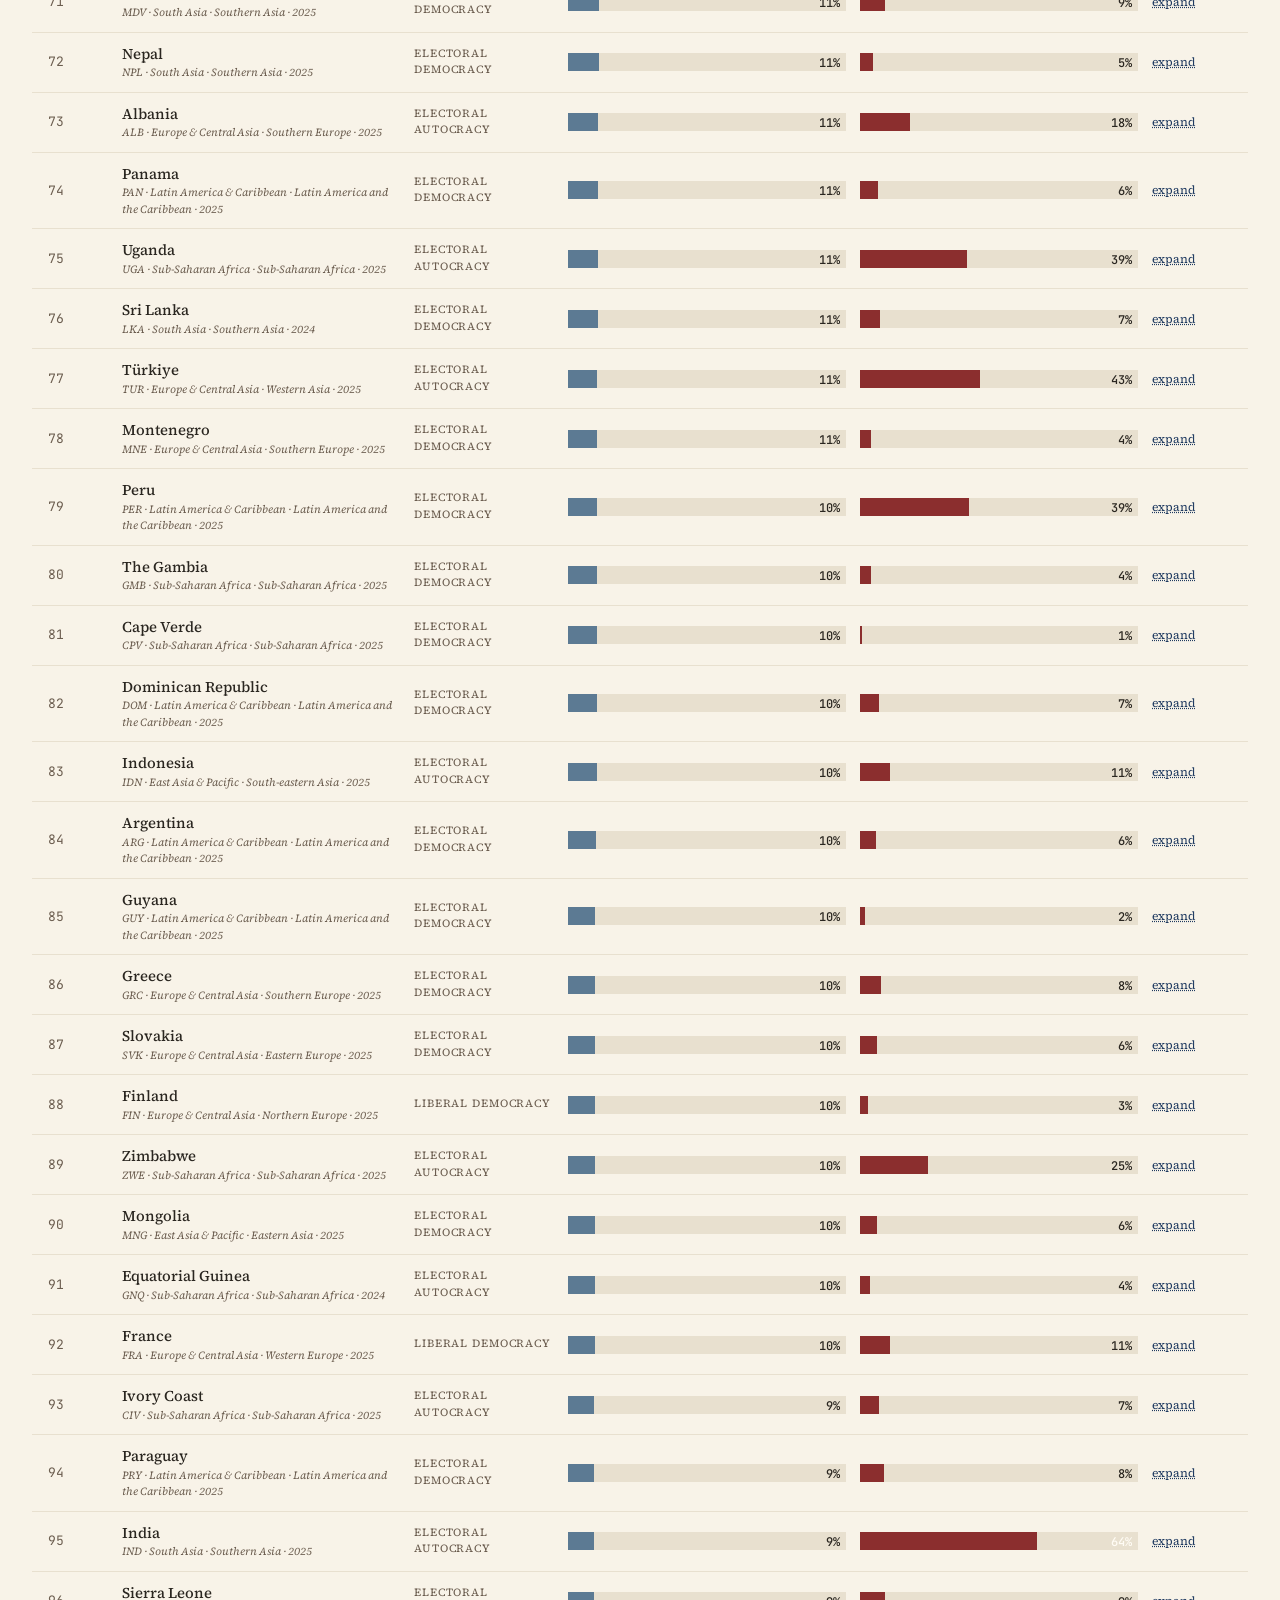
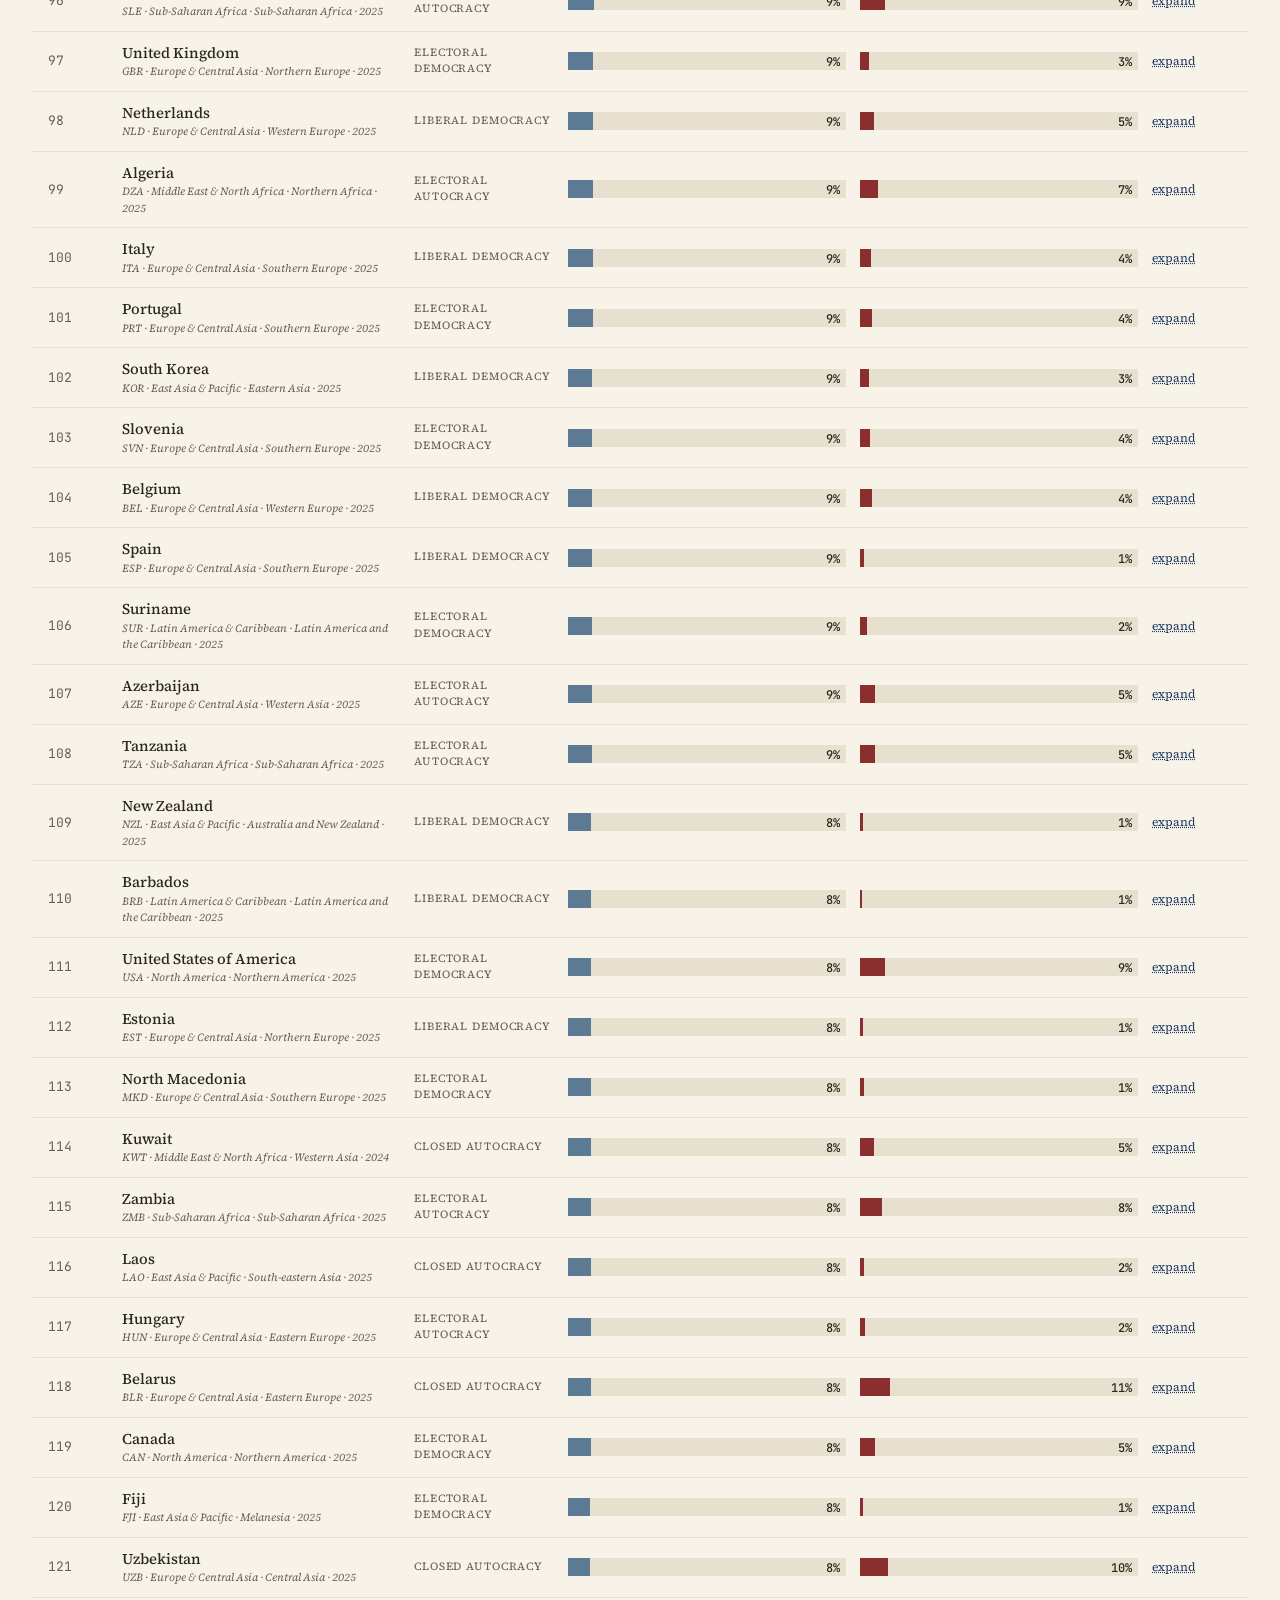
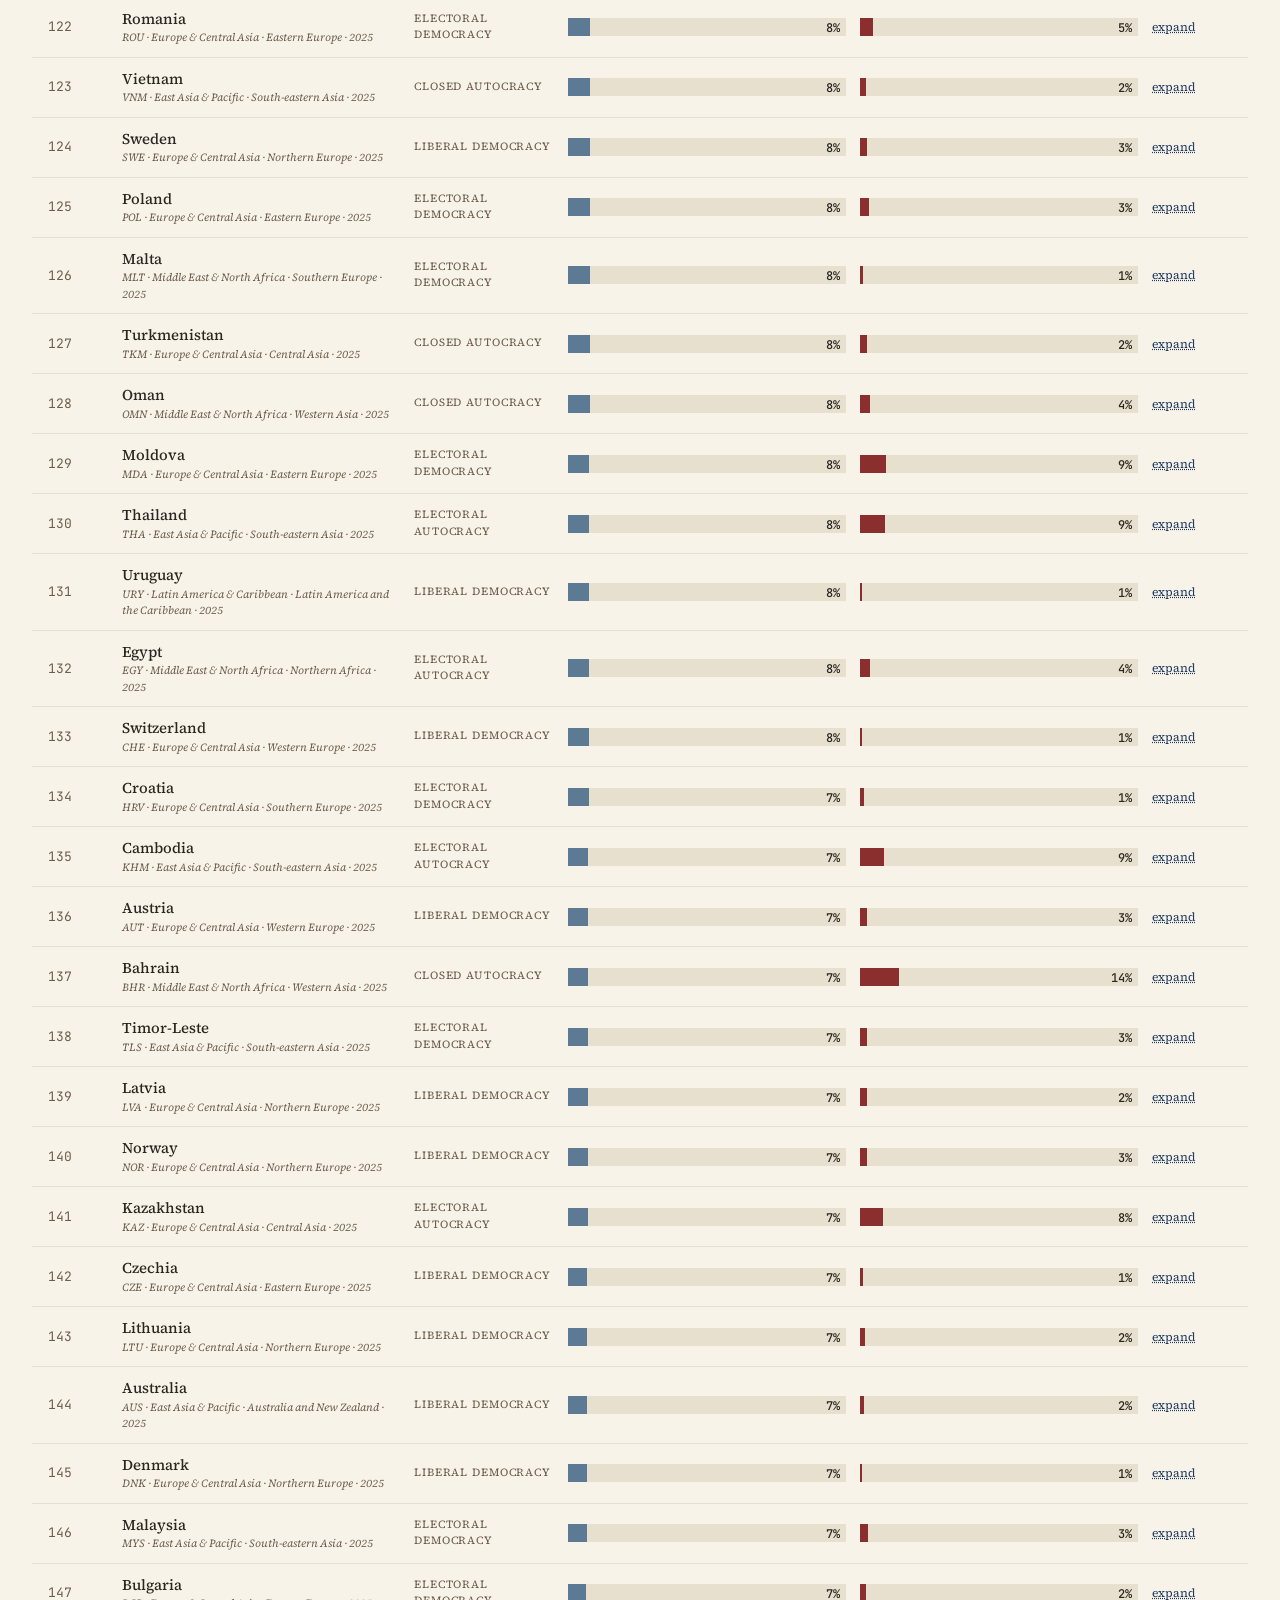
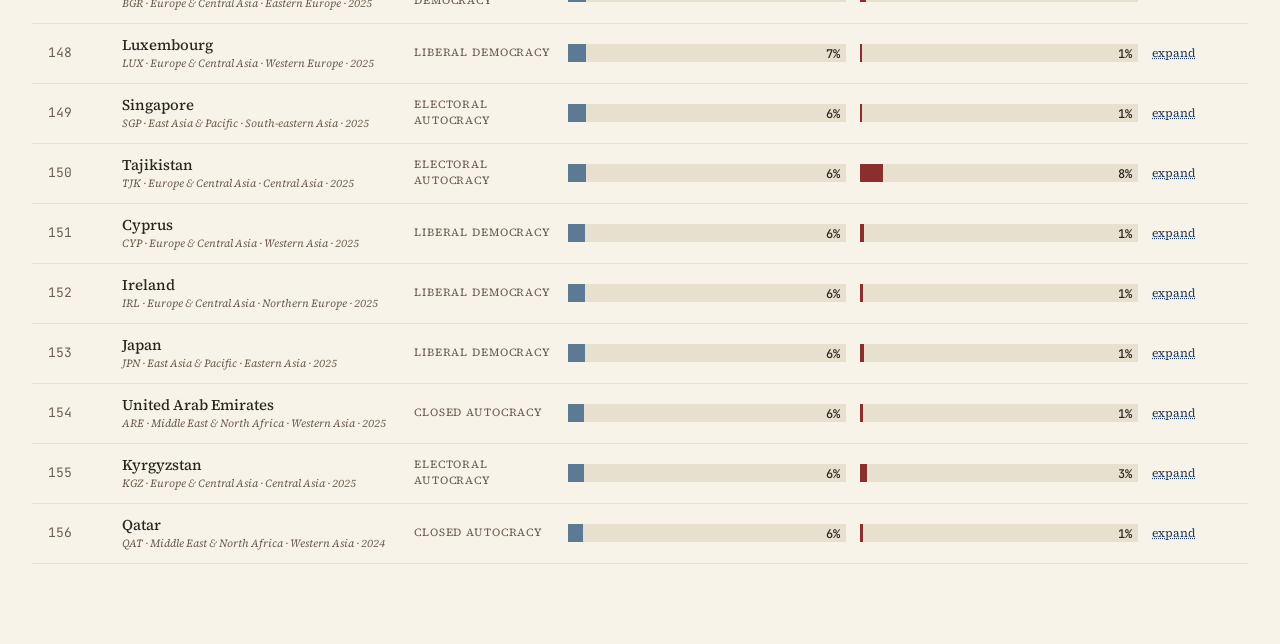
<file: mocks/v06_index.html>
<!DOCTYPE html>
<html lang="en">
<head>
  <meta charset="UTF-8">
  <meta name="viewport" content="width=device-width, initial-scale=1.0">
  <title>Scenario Risk Index — v0.6 mock</title>
  <link rel="preconnect" href="https://fonts.googleapis.com">
  <link rel="preconnect" href="https://fonts.gstatic.com" crossorigin>
  <link href="https://fonts.googleapis.com/css2?family=Source+Serif+4:opsz,wght@8..60,400;8..60,500;8..60,600&family=JetBrains+Mono:wght@400;500&display=swap" rel="stylesheet">
  <style>
    :root {
      --parchment: #F8F3E8;
      --parchment-light: #FFFCF5;
      --ink: #2A2620;
      --ink-muted: #6B5D4F;
      --border: #D8CFC0;
      --border-subtle: #E8E0CF;
      --mob: #5C7A93;
      --vio: #8B2E2E;
      --highlight: #1F3A60;
    }
    * { box-sizing: border-box; margin: 0; padding: 0; }
    html, body { background: var(--parchment); color: var(--ink); font-family: 'Source Serif 4', Charter, serif; font-size: 16px; line-height: 1.5; }
    .num { font-variant-numeric: tabular-nums; }

    .page { max-width: 1500px; margin: 0 auto; padding: 24px 32px 80px; }

    header { border-bottom: 2px solid var(--ink); padding-bottom: 14px; display: flex; justify-content: space-between; align-items: baseline; margin-bottom: 24px; }
    header h1 { font-size: 24px; font-weight: 600; letter-spacing: -0.01em; }
    header .subtitle { color: var(--ink-muted); font-size: 13px; font-style: italic; }
    header .nav { font-size: 12px; color: var(--ink-muted); }
    header .nav a { color: var(--highlight); text-decoration: none; margin-left: 16px; }
    header .nav a.active { color: var(--ink); font-weight: 600; border-bottom: 2px solid var(--ink); }

    .controls { display: flex; gap: 18px; align-items: center; flex-wrap: wrap; margin-bottom: 18px; padding: 14px 18px; background: var(--parchment-light); border: 1px solid var(--border-subtle); }
    .controls .search { font-family: inherit; font-size: 15px; padding: 6px 12px; background: var(--parchment); border: 1px solid var(--border); flex: 0 0 280px; }
    .controls .filter-group { font-size: 12px; color: var(--ink-muted); display: flex; gap: 8px; align-items: center; }
    .controls select { font-family: inherit; font-size: 13px; background: var(--parchment); border: 1px solid var(--border); padding: 4px 8px; }
    .controls .sort-toggle { display: flex; gap: 4px; }
    .controls .sort-toggle button { font-family: inherit; font-size: 12px; background: var(--parchment); border: 1px solid var(--border); padding: 6px 10px; cursor: pointer; color: var(--ink); }
    .controls .sort-toggle button.active { background: var(--ink); color: var(--parchment-light); }

    /* Header row */
    .index-grid { display: grid; grid-template-columns: 60px 1fr 140px 1fr 1fr 80px; gap: 14px; align-items: center; padding: 10px 16px; }
    .index-grid.head { font-size: 10px; text-transform: uppercase; letter-spacing: 0.18em; color: var(--ink-muted); font-weight: 600; border-bottom: 1px solid var(--ink); padding: 12px 16px; }
    .index-grid .country-cell { display: flex; flex-direction: column; }
    .index-grid .country-cell .name { font-size: 15px; font-weight: 500; }
    .index-grid .country-cell .meta { font-size: 11px; color: var(--ink-muted); font-style: italic; }
    .index-grid .regime { font-size: 11px; color: var(--ink-muted); text-transform: uppercase; letter-spacing: 0.08em; }
    .index-grid .bar-wrap { position: relative; }
    .index-grid .bar-track { height: 18px; background: var(--border-subtle); position: relative; }
    .index-grid .bar-fill { position: absolute; left: 0; top: 0; bottom: 0; }
    .index-grid .bar-fill.mob { background: var(--mob); }
    .index-grid .bar-fill.vio { background: var(--vio); }
    .index-grid .bar-label { position: absolute; right: 6px; top: 1px; font-family: 'JetBrains Mono', monospace; font-size: 12px; color: var(--ink); font-weight: 500; }
    .index-grid .bar-label.inside { color: var(--parchment-light); }
    .index-grid .rank { font-family: 'JetBrains Mono', monospace; font-size: 13px; color: var(--ink-muted); }
    .index-grid .expand-btn { font-size: 12px; color: var(--highlight); cursor: pointer; text-decoration: underline; text-decoration-style: dotted; }
    .row-wrap { border-bottom: 1px solid var(--border-subtle); }
    .row-wrap.selected { background: var(--parchment-light); }
    .row-wrap.selected .index-grid { border-left: 3px solid var(--ink); padding-left: 13px; }

    /* Expanded detail */
    .detail { display: none; padding: 22px 28px; background: var(--parchment-light); border-top: 1px solid var(--border-subtle); border-bottom: 1px solid var(--border); }
    .row-wrap.selected .detail { display: grid; grid-template-columns: 1fr 1fr; gap: 36px; }
    .detail h3 { font-size: 11px; text-transform: uppercase; letter-spacing: 0.18em; color: var(--ink-muted); font-weight: 600; margin-bottom: 12px; }
    .detail .ind { display: grid; grid-template-columns: 1fr 80px 1fr 1fr; gap: 8px; align-items: center; padding: 5px 0; border-bottom: 1px solid var(--border-subtle); font-size: 12px; }
    .detail .ind.head { font-size: 9px; text-transform: uppercase; letter-spacing: 0.12em; color: var(--ink-muted); font-weight: 600; }
    .detail .ind .val { font-family: 'JetBrains Mono', monospace; text-align: right; font-size: 11px; color: var(--ink); }
    .detail .ind .bar { position: relative; height: 12px; }
    .detail .ind .bar .axis { position: absolute; left: 50%; top: 0; bottom: 0; width: 1px; background: var(--border); }
    .detail .ind .bar .fill { position: absolute; top: 2px; bottom: 2px; }
    .detail .ind .bar .fill.mob { background: var(--mob); opacity: 0.65; }
    .detail .ind .bar .fill.vio { background: var(--vio); opacity: 0.65; }
    .detail .slider-row { padding: 6px 0; }
    .detail .slider-row .lbl { display: flex; justify-content: space-between; font-size: 11px; color: var(--ink-muted); margin-bottom: 2px; }
    .detail .slider-row .lbl .v { font-family: 'JetBrains Mono', monospace; color: var(--ink); }
    .detail .slider-row input { width: 100%; accent-color: var(--highlight); }
  </style>
</head>
<body>
  <div class="page">
    <header>
      <div>
        <h1>Scenario Risk Index</h1>
        <div class="subtitle">All 158 countries · sorted by tier · click any row to expand</div>
      </div>
      <div class="nav">
        <a href="index.html">Compare</a>
        <a href="v06_atlas.html">Atlas</a>
        <a href="v06_brief.html">Brief</a>
        <a href="v06_index.html" class="active">Index</a>
      </div>
    </header>

    <div class="controls">
      <input class="search" id="search" type="text" placeholder="Type to filter countries…" autocomplete="off"/>
      <div class="filter-group">
        <label>Regime</label>
        <select id="regime-filter">
          <option value="">All</option>
          <option>closed_autocracy</option>
          <option>electoral_autocracy</option>
          <option>electoral_democracy</option>
          <option>liberal_democracy</option>
        </select>
      </div>
      <div class="filter-group">
        <label>Sort by</label>
        <div class="sort-toggle">
          <button id="sort-mob" class="active">Mobilization</button>
          <button id="sort-vio">Violence</button>
          <button id="sort-combined">Either</button>
          <button id="sort-name">Name</button>
        </div>
      </div>
    </div>

    <div class="index-grid head">
      <div>#</div>
      <div>Country</div>
      <div>Regime</div>
      <div>P(Mobilization)</div>
      <div>P(Violence/Coup)</div>
      <div></div>
    </div>

    <div id="rows"></div>
  </div>

  <script>
    const ARTIFACT_BASE = './artifacts/';
    let snapshot, weights, baseRates;
    let sortMode = 'mob', regimeFilter = '', query = '';
    let selectedISO = null;
    const overrides = {};

    async function load() {
      const [s, w, b] = await Promise.all([
        fetch(ARTIFACT_BASE + 'country_snapshot.json').then(r => r.json()),
        fetch(ARTIFACT_BASE + 'weights.json').then(r => r.json()),
        fetch(ARTIFACT_BASE + 'base_rates.json').then(r => r.json())
      ]);
      snapshot = s; weights = w; baseRates = b;

      document.getElementById('search').addEventListener('input', e => { query = e.target.value.toLowerCase().trim(); render(); });
      document.getElementById('regime-filter').addEventListener('change', e => { regimeFilter = e.target.value; render(); });
      ['mob','vio','combined','name'].forEach(k => {
        document.getElementById('sort-'+k).addEventListener('click', () => {
          sortMode = k;
          document.querySelectorAll('.sort-toggle button').forEach(b => b.classList.remove('active'));
          document.getElementById('sort-'+k).classList.add('active');
          render();
        });
      });
      render();
    }

    function filteredSorted() {
      let arr = Object.values(snapshot.countries);
      if (regimeFilter) arr = arr.filter(c => c.regime_label === regimeFilter);
      if (query) arr = arr.filter(c => c.name.toLowerCase().includes(query) || c.iso3c.toLowerCase().includes(query));
      const key = {
        mob: c => -c.mobilization.probability,
        vio: c => -c.violence.probability,
        combined: c => -(c.mobilization.probability + c.violence.probability),
        name: c => c.name
      }[sortMode];
      arr.sort((a, b) => {
        const av = key(a), bv = key(b);
        if (typeof av === 'string') return av.localeCompare(bv);
        return av - bv;
      });
      return arr;
    }

    function render() {
      const arr = filteredSorted();
      const rows = document.getElementById('rows');
      rows.innerHTML = arr.map((c, i) => {
        const selected = c.iso3c === selectedISO;
        const mob = c.mobilization.probability, vio = c.violence.probability;
        const mobW = mob*100, vioW = vio*100;
        return `
          <div class="row-wrap ${selected ? 'selected' : ''}" data-iso="${c.iso3c}">
            <div class="index-grid">
              <div class="rank">${(i+1).toString().padStart(2, '0')}</div>
              <div class="country-cell">
                <div class="name">${c.name}</div>
                <div class="meta">${c.iso3c} · ${c.region}${c.subregion ? ' · '+c.subregion : ''} · ${c.snapshot_year}</div>
              </div>
              <div class="regime">${c.regime_label.replace(/_/g,' ')}</div>
              <div class="bar-wrap">
                <div class="bar-track">
                  <div class="bar-fill mob" style="width:${mobW}%"></div>
                  <div class="bar-label ${mobW > 50 ? 'inside' : ''}">${(mob*100).toFixed(0)}%</div>
                </div>
              </div>
              <div class="bar-wrap">
                <div class="bar-track">
                  <div class="bar-fill vio" style="width:${vioW}%"></div>
                  <div class="bar-label ${vioW > 50 ? 'inside' : ''}">${(vio*100).toFixed(0)}%</div>
                </div>
              </div>
              <div class="expand-btn">${selected ? 'collapse' : 'expand'}</div>
            </div>
            <div class="detail">${selected ? renderDetail(c) : ''}</div>
          </div>
        `;
      }).join('');

      [...rows.querySelectorAll('.row-wrap')].forEach(el => {
        const iso = el.dataset.iso;
        el.addEventListener('click', e => {
          if (e.target.closest('input[type=range]')) return;
          selectedISO = (selectedISO === iso) ? null : iso;
          Object.keys(overrides).forEach(k => delete overrides[k]);
          render();
        });
      });
      // Re-attach slider handlers within rendered detail (if open)
      if (selectedISO) wireDetail();
    }

    function renderDetail(c) {
      const cMob = weights.tiers.mobilization.pooled.coefficients;
      const cVio = weights.tiers.violence.pooled.coefficients;
      const ev = weights.features.map(f => {
        const v = overrides[f] !== undefined ? overrides[f] : (c.features[f]?.value ?? 0);
        return { f, label: weights.feature_labels[f], v, mob: (cMob[f]||0)*v, vio: (cVio[f]||0)*v };
      });
      const maxAbs = Math.max(0.6, ...ev.flatMap(r => [Math.abs(r.mob), Math.abs(r.vio)]));
      return `
        <div>
          <h3>Per-feature contribution (logit units)</h3>
          <div class="ind head">
            <div>Indicator</div><div class="val">Value</div><div>Mob</div><div>Vio</div>
          </div>
          ${ev.map(r => `
            <div class="ind">
              <div>${r.label}</div>
              <div class="val">${fmtVal(r.f, r.v)}</div>
              <div class="bar">
                <div class="axis"></div>
                ${barFill(r.mob, maxAbs, 'mob')}
              </div>
              <div class="bar">
                <div class="axis"></div>
                ${barFill(r.vio, maxAbs, 'vio')}
              </div>
            </div>`).join('')}
        </div>
        <div>
          <h3>Scenario sliders — move to see ${c.name}'s probability shift live</h3>
          ${weights.features.map(f => {
            const r = RANGES[f]; if (!r) return '';
            const v = overrides[f] !== undefined ? overrides[f] : (c.features[f]?.value ?? 0);
            return `
              <div class="slider-row">
                <div class="lbl"><span>${weights.feature_labels[f]}</span><span class="v">${fmtVal(f, v)}</span></div>
                <input type="range" min="${r.lo}" max="${r.hi}" step="${r.step}" value="${v}" data-f="${f}"/>
              </div>`;
          }).join('')}
        </div>
      `;
    }

    function wireDetail() {
      document.querySelectorAll('.detail input[type=range]').forEach(el => {
        el.addEventListener('input', e => {
          overrides[e.target.dataset.f] = parseFloat(e.target.value);
          // Recompute probabilities for the selected country and update its row's bars
          const c = snapshot.countries[selectedISO];
          const mp = computeProb('mobilization', c);
          const vp = computeProb('violence', c);
          c.mobilization.probability = mp;
          c.violence.probability = vp;
          // Don't re-sort while sliding — just update bars and labels inline
          const row = document.querySelector(`.row-wrap[data-iso="${selectedISO}"]`);
          if (row) {
            const fills = row.querySelectorAll('.bar-fill');
            fills[0].style.width = (mp*100) + '%';
            fills[1].style.width = (vp*100) + '%';
            const labels = row.querySelectorAll('.bar-label');
            labels[0].textContent = (mp*100).toFixed(0)+'%';
            labels[1].textContent = (vp*100).toFixed(0)+'%';
            labels[0].className = 'bar-label' + (mp > 0.5 ? ' inside' : '');
            labels[1].className = 'bar-label' + (vp > 0.5 ? ' inside' : '');
            // Also update the contribution bars inside the detail
            row.querySelector('.detail').innerHTML = renderDetail(c);
            wireDetail();
            // Keep focus on the just-moved slider
            const refocus = row.querySelector(`input[data-f="${e.target.dataset.f}"]`);
            if (refocus) refocus.focus();
          }
        });
      });
    }

    function computeProb(tier, c) {
      const coefs = weights.tiers[tier].pooled.coefficients;
      let lp = coefs['(Intercept)'] || 0;
      for (const f of weights.features) {
        const v = overrides[f] !== undefined ? overrides[f] : (c.features[f]?.value ?? 0);
        lp += (coefs[f] || 0) * v;
      }
      return 1 / (1 + Math.exp(-lp));
    }

    function barFill(v, maxAbs, klass) {
      if (v === 0) return '';
      const w = Math.min(48, Math.abs(v)/maxAbs*48);
      const style = v > 0
        ? `left:50%; width:${w}%`
        : `right:50%; width:${w}%`;
      return `<div class="fill ${klass}" style="${style}"></div>`;
    }

    const RANGES = {
      civil_liberties:{lo:0,hi:1,step:0.01},
      log_gdp_per_cap:{lo:5,hi:12,step:0.05},
      loser_consent:{lo:0,hi:4,step:1},
      conflict_neighbors_count:{lo:0,hi:10,step:1},
      gdp_growth:{lo:-25,hi:20,step:0.1},
      cpi_inflation:{lo:-10,hi:200,step:0.5},
      unemployment:{lo:0,hi:40,step:0.1},
      political_violence_ord_lag1:{lo:0,hi:4,step:1},
      log_refugee_outflow:{lo:0,hi:16,step:0.1},
      coup_proof_fragmentation:{lo:0.5,hi:5,step:0.05}
    };

    function fmtVal(f, v) {
      if (v == null) return '—';
      if (['gdp_growth','cpi_inflation','unemployment'].includes(f)) return (+v).toFixed(1)+'%';
      if (f === 'civil_liberties') return (+v).toFixed(2);
      if (['loser_consent','political_violence_ord_lag1','conflict_neighbors_count'].includes(f)) return Math.round(v);
      return (+v).toFixed(2);
    }

    load();
  </script>
</body>
</html>
</file>
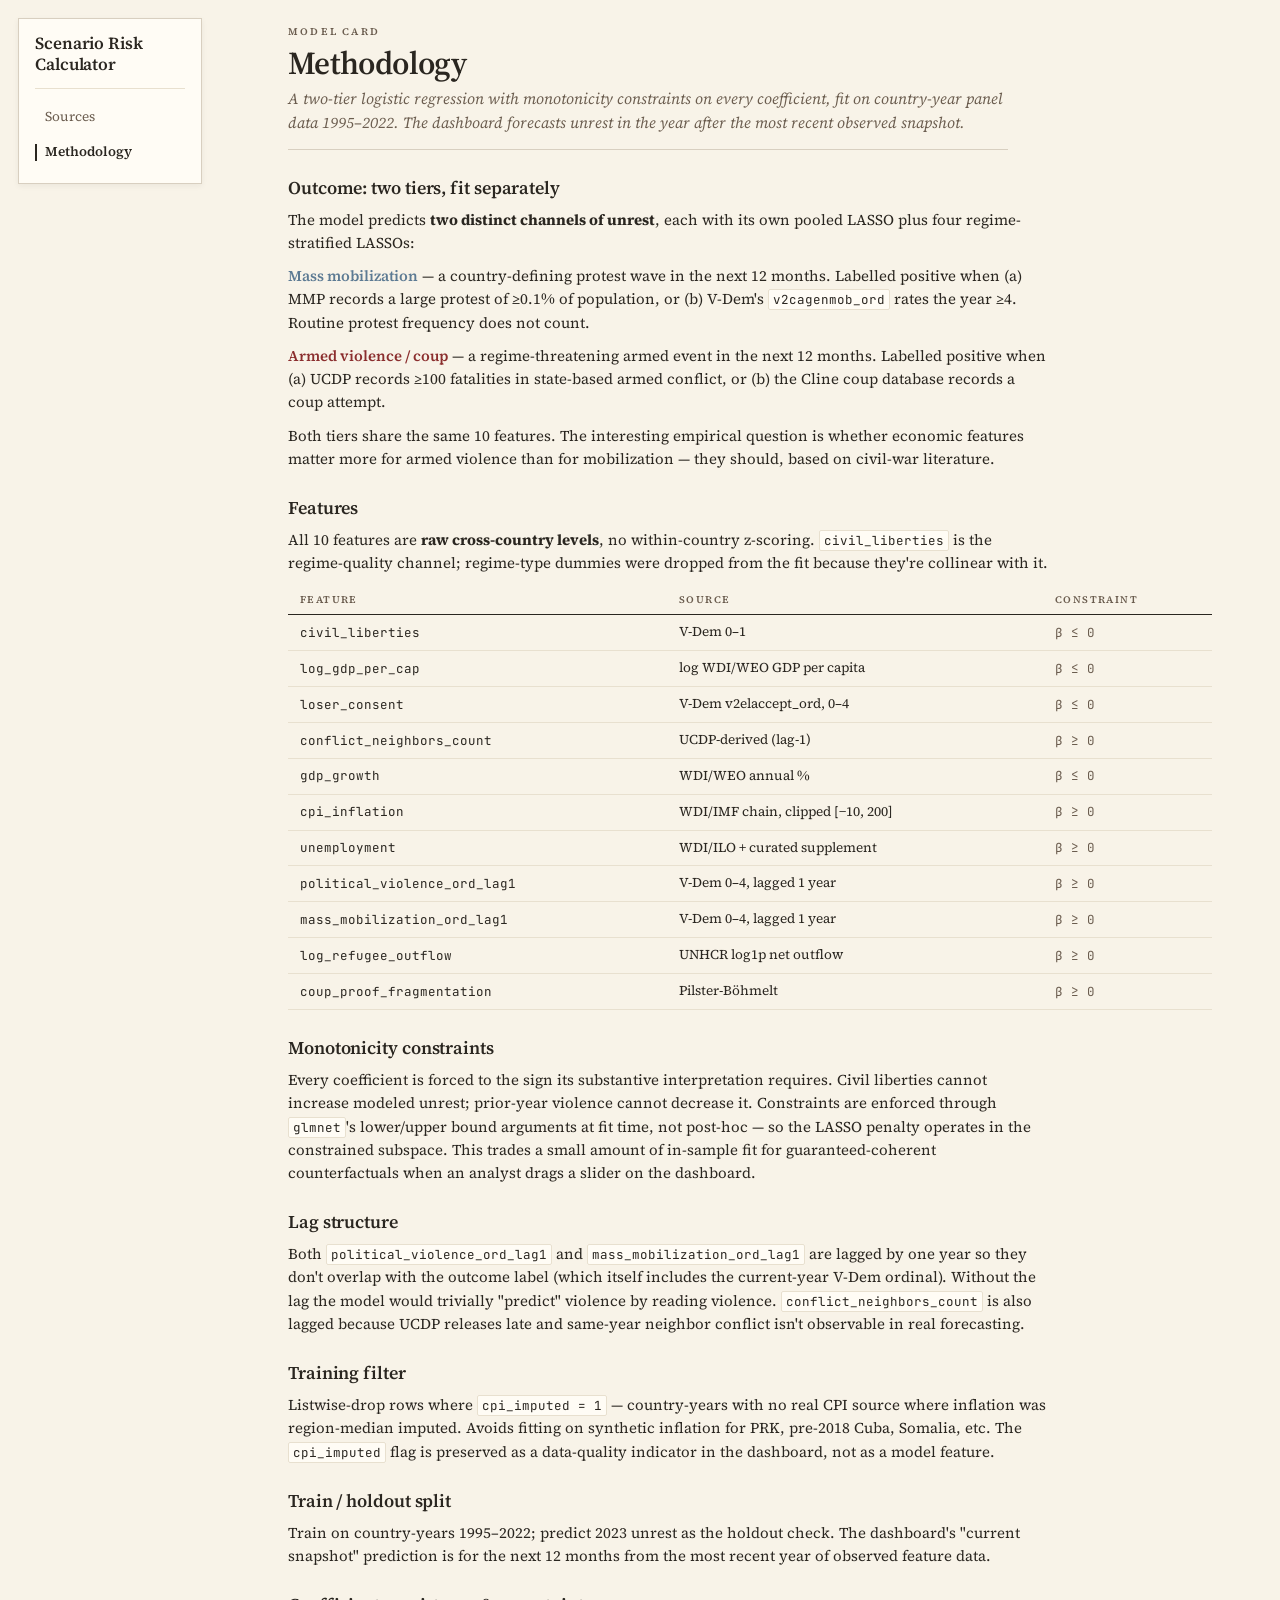
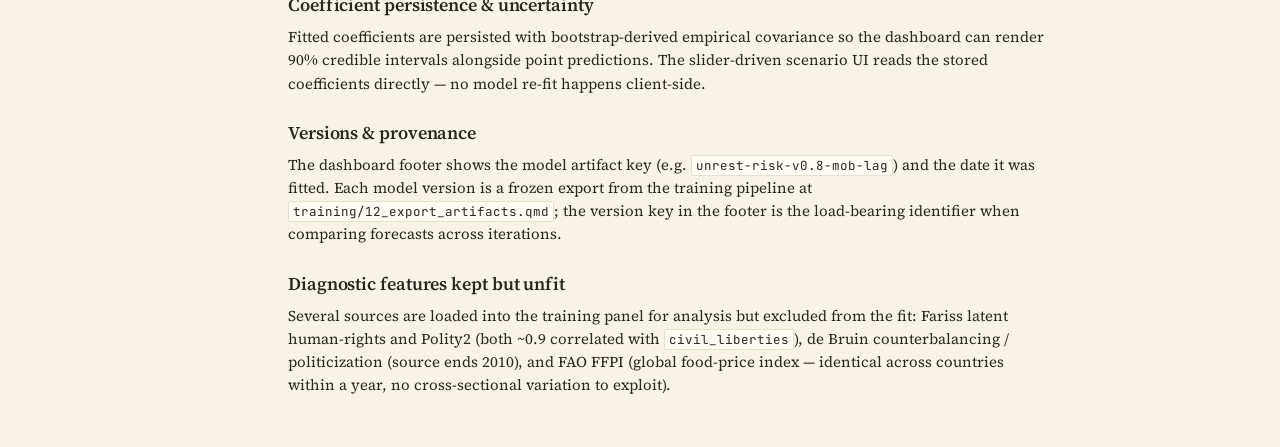
<file: web/methodology.html>
<!DOCTYPE html>
<html lang="en">
<head>
  <meta charset="UTF-8" />
  <meta name="viewport" content="width=device-width, initial-scale=1.0" />
  <title>Methodology — Scenario Risk Calculator</title>
  <link rel="preconnect" href="https://fonts.googleapis.com" />
  <link rel="preconnect" href="https://fonts.gstatic.com" crossorigin />
  <link href="https://fonts.googleapis.com/css2?family=Source+Serif+4:opsz,wght@8..60,400;8..60,500;8..60,600&family=JetBrains+Mono:wght@400;500&display=swap" rel="stylesheet" />
  <link rel="stylesheet" href="styles.css" />
</head>
<body>
  <aside class="sidebar">
    <a class="brand" href="index.html">Scenario Risk Calculator</a>
    <nav class="nav">
      <a href="sources.html">Sources</a>
      <a href="methodology.html" class="active">Methodology</a>
    </nav>
  </aside>

  <div class="page">
    <span class="kicker">Model card</span>
    <h1>Methodology</h1>
    <p class="lede">
      A two-tier logistic regression with monotonicity constraints on every
      coefficient, fit on country-year panel data 1995–2022. The dashboard
      forecasts unrest in the year after the most recent observed snapshot.
    </p>

    <h2>Outcome: two tiers, fit separately</h2>
    <p>
      The model predicts <strong>two distinct channels of unrest</strong>,
      each with its own pooled LASSO plus four regime-stratified LASSOs:
    </p>
    <p>
      <span class="tier-mob">Mass mobilization</span> —
      a country-defining protest wave in the next 12 months. Labelled
      positive when (a) MMP records a large protest of ≥0.1% of population,
      or (b) V-Dem's <code>v2cagenmob_ord</code> rates the year ≥4. Routine
      protest frequency does not count.
    </p>
    <p>
      <span class="tier-vio">Armed violence / coup</span> —
      a regime-threatening armed event in the next 12 months. Labelled
      positive when (a) UCDP records ≥100 fatalities in state-based armed
      conflict, or (b) the Cline coup database records a coup attempt.
    </p>
    <p>
      Both tiers share the same 10 features. The interesting empirical
      question is whether economic features matter more for armed violence
      than for mobilization — they should, based on civil-war literature.
    </p>

    <h2>Features</h2>
    <p>
      All 10 features are <strong>raw cross-country levels</strong>, no
      within-country z-scoring. <code>civil_liberties</code> is the
      regime-quality channel; regime-type dummies were dropped from the fit
      because they're collinear with it.
    </p>
    <table class="feature-table">
      <thead>
        <tr><th>Feature</th><th>Source</th><th>Constraint</th></tr>
      </thead>
      <tbody>
        <tr><td class="f">civil_liberties</td><td>V-Dem 0–1</td><td class="c">β ≤ 0</td></tr>
        <tr><td class="f">log_gdp_per_cap</td><td>log WDI/WEO GDP per capita</td><td class="c">β ≤ 0</td></tr>
        <tr><td class="f">loser_consent</td><td>V-Dem v2elaccept_ord, 0–4</td><td class="c">β ≤ 0</td></tr>
        <tr><td class="f">conflict_neighbors_count</td><td>UCDP-derived (lag-1)</td><td class="c">β ≥ 0</td></tr>
        <tr><td class="f">gdp_growth</td><td>WDI/WEO annual %</td><td class="c">β ≤ 0</td></tr>
        <tr><td class="f">cpi_inflation</td><td>WDI/IMF chain, clipped [−10, 200]</td><td class="c">β ≥ 0</td></tr>
        <tr><td class="f">unemployment</td><td>WDI/ILO + curated supplement</td><td class="c">β ≥ 0</td></tr>
        <tr><td class="f">political_violence_ord_lag1</td><td>V-Dem 0–4, lagged 1 year</td><td class="c">β ≥ 0</td></tr>
        <tr><td class="f">mass_mobilization_ord_lag1</td><td>V-Dem 0–4, lagged 1 year</td><td class="c">β ≥ 0</td></tr>
        <tr><td class="f">log_refugee_outflow</td><td>UNHCR log1p net outflow</td><td class="c">β ≥ 0</td></tr>
        <tr><td class="f">coup_proof_fragmentation</td><td>Pilster-Böhmelt</td><td class="c">β ≥ 0</td></tr>
      </tbody>
    </table>

    <h2>Monotonicity constraints</h2>
    <p>
      Every coefficient is forced to the sign its substantive interpretation
      requires. Civil liberties cannot increase modeled unrest; prior-year
      violence cannot decrease it. Constraints are enforced through
      <code>glmnet</code>'s lower/upper bound arguments at fit time, not
      post-hoc — so the LASSO penalty operates in the constrained subspace.
      This trades a small amount of in-sample fit for guaranteed-coherent
      counterfactuals when an analyst drags a slider on the dashboard.
    </p>

    <h2>Lag structure</h2>
    <p>
      Both <code>political_violence_ord_lag1</code> and
      <code>mass_mobilization_ord_lag1</code> are lagged by one year so they
      don't overlap with the outcome label (which itself includes the
      current-year V-Dem ordinal). Without the lag the model would trivially
      "predict" violence by reading violence. <code>conflict_neighbors_count</code>
      is also lagged because UCDP releases late and same-year neighbor
      conflict isn't observable in real forecasting.
    </p>

    <h2>Training filter</h2>
    <p>
      Listwise-drop rows where <code>cpi_imputed = 1</code> — country-years
      with no real CPI source where inflation was region-median imputed.
      Avoids fitting on synthetic inflation for PRK, pre-2018 Cuba, Somalia,
      etc. The <code>cpi_imputed</code> flag is preserved as a data-quality
      indicator in the dashboard, not as a model feature.
    </p>

    <h2>Train / holdout split</h2>
    <p>
      Train on country-years 1995–2022; predict 2023 unrest as the holdout
      check. The dashboard's "current snapshot" prediction is for the next
      12 months from the most recent year of observed feature data.
    </p>

    <h2>Coefficient persistence &amp; uncertainty</h2>
    <p>
      Fitted coefficients are persisted with bootstrap-derived empirical
      covariance so the dashboard can render 90% credible intervals
      alongside point predictions. The slider-driven scenario UI reads the
      stored coefficients directly — no model re-fit happens client-side.
    </p>

    <h2>Versions &amp; provenance</h2>
    <p>
      The dashboard footer shows the model artifact key
      (e.g. <code>unrest-risk-v0.8-mob-lag</code>) and the date it was fitted.
      Each model version is a frozen export from the training pipeline at
      <code>training/12_export_artifacts.qmd</code>; the version key in the
      footer is the load-bearing identifier when comparing forecasts across
      iterations.
    </p>

    <h2>Diagnostic features kept but unfit</h2>
    <p>
      Several sources are loaded into the training panel for analysis but
      excluded from the fit: Fariss latent human-rights and Polity2 (both
      ~0.9 correlated with <code>civil_liberties</code>), de Bruin
      counterbalancing / politicization (source ends 2010), and FAO FFPI
      (global food-price index — identical across countries within a year,
      no cross-sectional variation to exploit).
    </p>
  </div>
</body>
</html>
</file>
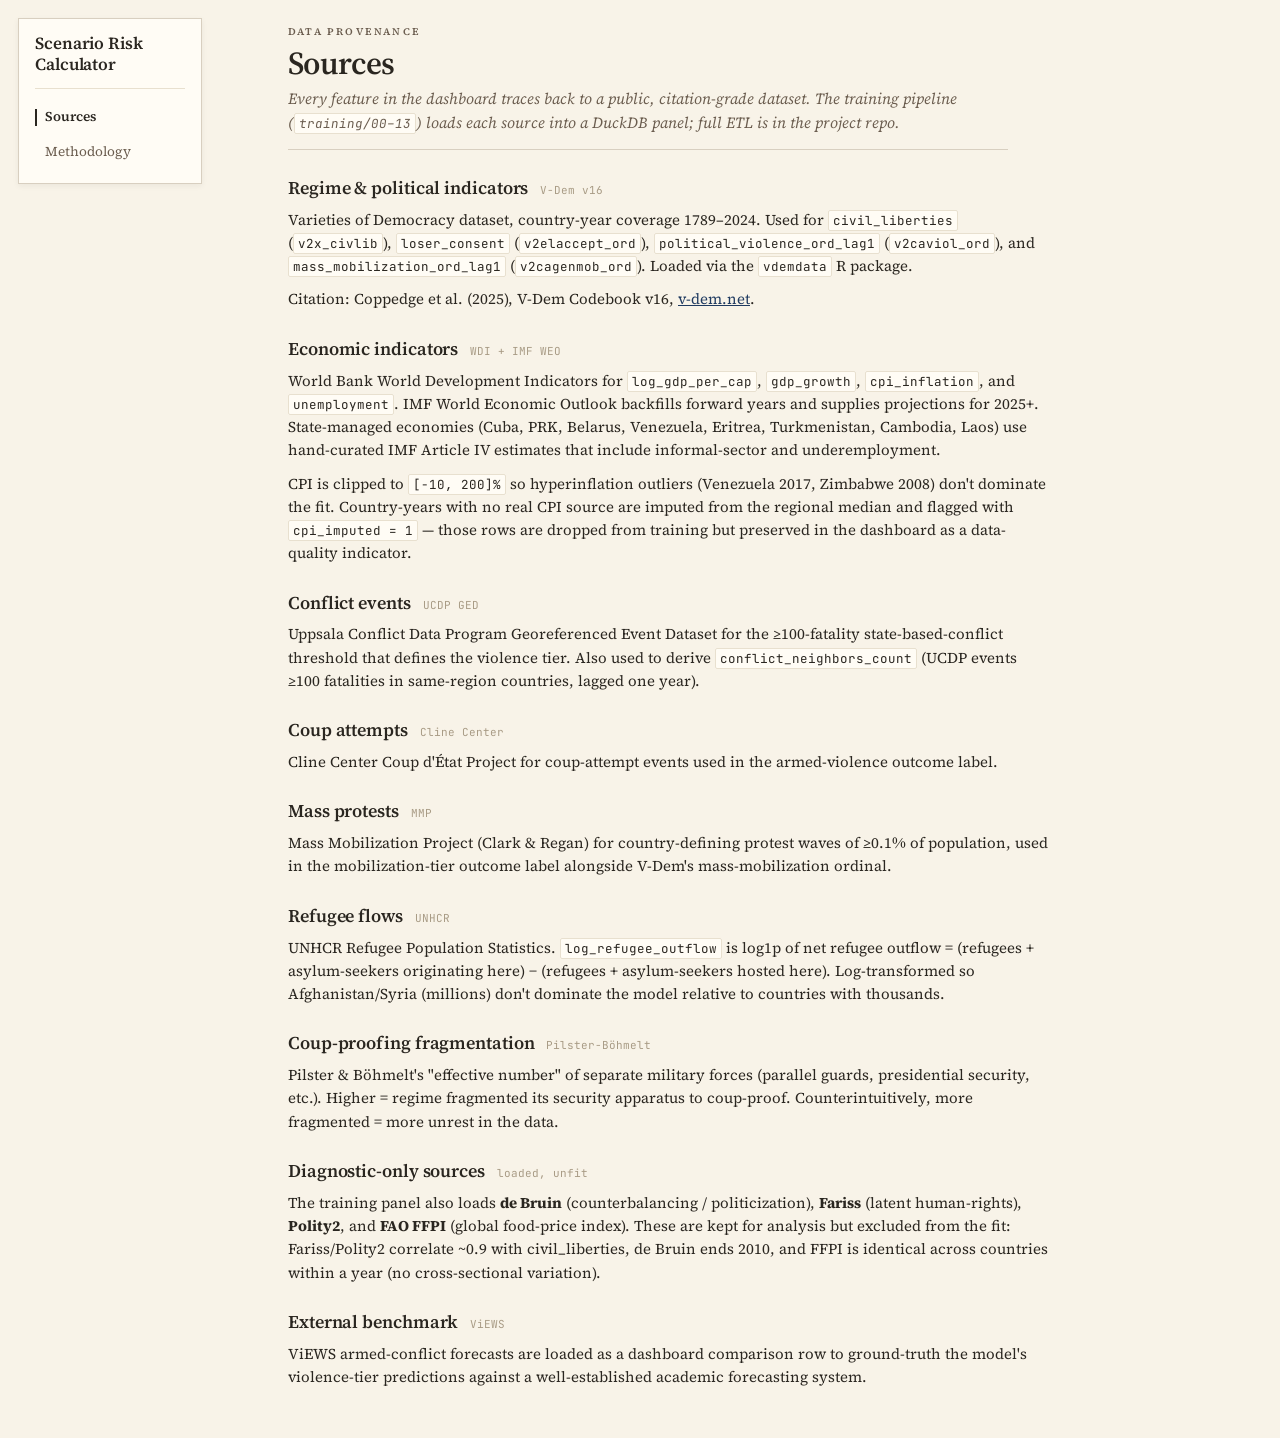
<file: web/sources.html>
<!DOCTYPE html>
<html lang="en">
<head>
  <meta charset="UTF-8" />
  <meta name="viewport" content="width=device-width, initial-scale=1.0" />
  <title>Sources — Scenario Risk Calculator</title>
  <link rel="preconnect" href="https://fonts.googleapis.com" />
  <link rel="preconnect" href="https://fonts.gstatic.com" crossorigin />
  <link href="https://fonts.googleapis.com/css2?family=Source+Serif+4:opsz,wght@8..60,400;8..60,500;8..60,600&family=JetBrains+Mono:wght@400;500&display=swap" rel="stylesheet" />
  <link rel="stylesheet" href="styles.css" />
</head>
<body>
  <aside class="sidebar">
    <a class="brand" href="index.html">Scenario Risk Calculator</a>
    <nav class="nav">
      <a href="sources.html" class="active">Sources</a>
      <a href="methodology.html">Methodology</a>
    </nav>
  </aside>

  <div class="page">
    <span class="kicker">Data provenance</span>
    <h1>Sources</h1>
    <p class="lede">
      Every feature in the dashboard traces back to a public, citation-grade
      dataset. The training pipeline (<code>training/00–13</code>) loads each
      source into a DuckDB panel; full ETL is in the project repo.
    </p>

    <h2>Regime &amp; political indicators <span class="tag">V-Dem v16</span></h2>
    <p>
      Varieties of Democracy dataset, country-year coverage 1789–2024.
      Used for <code>civil_liberties</code> (<code>v2x_civlib</code>),
      <code>loser_consent</code> (<code>v2elaccept_ord</code>),
      <code>political_violence_ord_lag1</code> (<code>v2caviol_ord</code>),
      and <code>mass_mobilization_ord_lag1</code> (<code>v2cagenmob_ord</code>).
      Loaded via the <code>vdemdata</code> R package.
    </p>
    <p>
      Citation: Coppedge et al. (2025), V-Dem Codebook v16,
      <a href="https://v-dem.net">v-dem.net</a>.
    </p>

    <h2>Economic indicators <span class="tag">WDI + IMF WEO</span></h2>
    <p>
      World Bank World Development Indicators for
      <code>log_gdp_per_cap</code>, <code>gdp_growth</code>,
      <code>cpi_inflation</code>, and <code>unemployment</code>. IMF World
      Economic Outlook backfills forward years and supplies projections for
      2025+. State-managed economies (Cuba, PRK, Belarus, Venezuela, Eritrea,
      Turkmenistan, Cambodia, Laos) use hand-curated IMF Article IV estimates
      that include informal-sector and underemployment.
    </p>
    <p>
      CPI is clipped to <code>[−10, 200]%</code> so hyperinflation outliers
      (Venezuela 2017, Zimbabwe 2008) don't dominate the fit. Country-years
      with no real CPI source are imputed from the regional median and flagged
      with <code>cpi_imputed = 1</code> — those rows are dropped from training
      but preserved in the dashboard as a data-quality indicator.
    </p>

    <h2>Conflict events <span class="tag">UCDP GED</span></h2>
    <p>
      Uppsala Conflict Data Program Georeferenced Event Dataset for the
      ≥100-fatality state-based-conflict threshold that defines the violence
      tier. Also used to derive <code>conflict_neighbors_count</code> (UCDP
      events ≥100 fatalities in same-region countries, lagged one year).
    </p>

    <h2>Coup attempts <span class="tag">Cline Center</span></h2>
    <p>
      Cline Center Coup d'État Project for coup-attempt events used in the
      armed-violence outcome label.
    </p>

    <h2>Mass protests <span class="tag">MMP</span></h2>
    <p>
      Mass Mobilization Project (Clark &amp; Regan) for country-defining
      protest waves of ≥0.1% of population, used in the mobilization-tier
      outcome label alongside V-Dem's mass-mobilization ordinal.
    </p>

    <h2>Refugee flows <span class="tag">UNHCR</span></h2>
    <p>
      UNHCR Refugee Population Statistics. <code>log_refugee_outflow</code>
      is log1p of net refugee outflow = (refugees + asylum-seekers originating
      here) − (refugees + asylum-seekers hosted here). Log-transformed so
      Afghanistan/Syria (millions) don't dominate the model relative to
      countries with thousands.
    </p>

    <h2>Coup-proofing fragmentation <span class="tag">Pilster-Böhmelt</span></h2>
    <p>
      Pilster &amp; Böhmelt's "effective number" of separate military forces
      (parallel guards, presidential security, etc.). Higher = regime
      fragmented its security apparatus to coup-proof. Counterintuitively,
      more fragmented = more unrest in the data.
    </p>

    <h2>Diagnostic-only sources <span class="tag">loaded, unfit</span></h2>
    <p>
      The training panel also loads <strong>de Bruin</strong>
      (counterbalancing / politicization), <strong>Fariss</strong> (latent
      human-rights), <strong>Polity2</strong>, and <strong>FAO FFPI</strong>
      (global food-price index). These are kept for analysis but excluded from
      the fit: Fariss/Polity2 correlate ~0.9 with civil_liberties, de Bruin
      ends 2010, and FFPI is identical across countries within a year
      (no cross-sectional variation).
    </p>

    <h2>External benchmark <span class="tag">ViEWS</span></h2>
    <p>
      ViEWS armed-conflict forecasts are loaded as a dashboard comparison row
      to ground-truth the model's violence-tier predictions against a
      well-established academic forecasting system.
    </p>

  </div>
</body>
</html>
</file>
<file: web/styles.css>
/* =========================================================================
   Scenario Risk Calculator — shared stylesheet
   Loaded by index.html (dashboard), methodology.html, sources.html.
   ========================================================================= */

/* ---- Design tokens ---------------------------------------------------- */
:root {
  --parchment: #F8F3E8;
  --parchment-light: #FFFCF5;
  --ink: #2A2620;
  --ink-muted: #6B5D4F;
  --ink-faint: #A89B85;
  --border: #D8CFC0;
  --border-subtle: #E8E0CF;
  --mob: #5C7A93;
  --mob-fade: #C6D1DC;
  --vio: #8B2E2E;
  --vio-fade: #D9BFBF;
  --highlight: #1F3A60;
}

/* ---- Reset + base ----------------------------------------------------- */
* { box-sizing: border-box; margin: 0; padding: 0; }
html, body {
  background: var(--parchment);
  color: var(--ink);
  font-family: 'Source Serif 4', Charter, serif;
  font-size: 15px;
  line-height: 1.55;
  -webkit-font-smoothing: antialiased;
}
body {
  padding-left: 220px;
  min-height: 100vh;
}
.num { font-variant-numeric: tabular-nums; }
.mono { font-family: 'JetBrains Mono', 'SF Mono', Consolas, monospace; }

/* ---- Page wrapper ----------------------------------------------------- */
.page {
  max-width: 980px;
  margin: 0 auto;
  padding: 24px 28px 40px;
  width: 100%;
  min-width: 0;
}
/* Dashboard uses a wider canvas + tighter top padding */
.page.wide {
  max-width: 1700px;
  padding: 20px 28px 24px;
}

/* ---- Sidebar (floating left-side card) -------------------------------- */
.sidebar {
  position: fixed; top: 18px; left: 18px;
  width: 184px;
  padding: 14px 16px;
  background: var(--parchment-light);
  border: 1px solid var(--border);
  box-shadow: 0 2px 6px rgba(42, 38, 32, 0.06);
  display: flex; flex-direction: column; gap: 14px;
  z-index: 40;
}
.sidebar .brand {
  font-size: 17px; font-weight: 600;
  letter-spacing: -0.005em; line-height: 1.22;
  color: var(--ink); text-decoration: none;
}
.sidebar .brand:hover { color: var(--highlight); }
.sidebar .nav {
  display: flex; flex-direction: column; gap: 2px;
  font-size: 13.5px;
  padding-top: 12px;
  border-top: 1px solid var(--border-subtle);
}
.sidebar .nav a {
  color: var(--ink-muted); text-decoration: none;
  padding: 6px 10px;
  border-radius: 3px;
  transition: background 0.12s ease, color 0.12s ease;
  position: relative;
}
.sidebar .nav a::before {
  content: ''; position: absolute;
  left: 0; top: 8px; bottom: 8px; width: 2px;
  background: transparent;
  transition: background 0.12s ease;
}
.sidebar .nav a:hover {
  color: var(--ink);
  background: rgba(31, 58, 96, 0.06);
}
.sidebar .nav a.active { color: var(--ink); font-weight: 600; }
.sidebar .nav a.active::before { background: var(--ink); }

@media (max-width: 720px) {
  body { padding-left: 0; }
  .sidebar {
    position: static; width: auto;
    top: auto; left: auto;
    border: none; border-bottom: 1.5px solid var(--ink);
    box-shadow: none;
    flex-direction: row; flex-wrap: wrap; align-items: center;
    gap: 16px;
    padding: 12px 18px;
  }
  .sidebar .nav { flex-direction: row; gap: 4px; }
  .sidebar .nav a {
    border-left: none; border-bottom: 2px solid transparent;
    padding: 2px 8px;
  }
  .sidebar .nav a.active { border-left: none; border-bottom-color: var(--ink); }
  .country-picker { margin-left: auto; }
}

/* ---- Country picker (dashboard sidebar) ------------------------------- */
.country-picker { font-size: 13px; display: flex; flex-direction: column; gap: 6px; position: relative; }
.country-picker .picker-label {
  font-size: 10px; text-transform: uppercase; letter-spacing: 0.16em;
  color: var(--ink-muted); font-weight: 600;
}
.picker { position: relative; width: 100%; min-width: 0; }
.sidebar .picker-panel { min-width: 240px; }
.picker-button {
  font-family: inherit; font-size: 14px; color: var(--ink);
  background: var(--parchment);
  border: 1px solid var(--border);
  border-radius: 2px;
  padding: 6px 26px 6px 10px;
  cursor: pointer; text-align: left;
  width: 100%; position: relative;
  transition: border-color 0.12s ease;
}
.picker-button::after {
  content: '▾'; position: absolute; right: 8px; top: 50%; transform: translateY(-50%);
  color: var(--ink-muted); font-size: 10px;
}
.picker-button:hover { border-color: var(--ink-muted); }
.picker-button:focus, .picker.open .picker-button {
  outline: none; border-color: var(--highlight);
}
.picker-panel {
  position: absolute; top: calc(100% + 4px); left: 0; right: 0;
  min-width: 260px; z-index: 50;
  background: var(--parchment-light); border: 1px solid var(--border);
  box-shadow: 0 8px 24px rgba(42, 38, 32, 0.14);
  display: none;
}
.picker.open .picker-panel { display: block; }
.picker-search {
  width: 100%; padding: 10px 12px; font-family: inherit; font-size: 14px;
  background: transparent; border: none;
  border-bottom: 1px solid var(--border-subtle);
  color: var(--ink); outline: none;
}
.picker-search::placeholder { color: var(--ink-muted); font-style: italic; }
.picker-list { max-height: 320px; overflow-y: auto; }
.picker-item {
  padding: 7px 12px; cursor: pointer; font-size: 14px; color: var(--ink);
  border-bottom: 1px solid var(--border-subtle);
}
.picker-item:hover, .picker-item.highlighted, .picker-item.active {
  background: var(--parchment); color: var(--highlight);
}
.picker-item:last-child { border-bottom: none; }
.picker-empty {
  padding: 14px; text-align: center; color: var(--ink-muted);
  font-style: italic; font-size: 13px;
}

/* ---- Masthead (dashboard) -------------------------------------------- */
.masthead {
  display: flex; align-items: baseline; justify-content: space-between;
  gap: 24px; padding-bottom: 10px; margin-bottom: 12px;
  border-bottom: 1px solid var(--border);
}
.masthead .lead { display: flex; align-items: baseline; gap: 18px; min-width: 0; }
.masthead .kicker {
  font-size: 10px; text-transform: uppercase; letter-spacing: 0.22em;
  color: var(--ink-muted); font-weight: 600; white-space: nowrap;
}
.masthead h1 {
  font-size: 36px; font-weight: 600; letter-spacing: -0.02em; line-height: 1;
  margin: 0; white-space: nowrap;
}
.masthead .meta {
  font-size: 13px; color: var(--ink-muted); font-style: italic;
  white-space: nowrap; overflow: hidden; text-overflow: ellipsis;
}
.masthead .meta .dot { margin: 0 6px; color: var(--ink-faint); font-style: normal; }
.masthead .forecast {
  font-size: 11px; text-transform: uppercase; letter-spacing: 0.18em;
  color: var(--ink-muted); white-space: nowrap;
}
.masthead .forecast .yr { font-family: 'JetBrains Mono', monospace; color: var(--ink); font-weight: 500; }

/* ---- Hero strip (4 cards in one row) --------------------------------- */
.hero {
  display: grid;
  grid-template-columns: 1.15fr 1.15fr 1fr 0.9fr;
  gap: 16px;
  margin-bottom: 16px;
}
@media (max-width: 1000px) {
  .hero { grid-template-columns: 1fr 1fr; }
}
@media (max-width: 720px) {
  .hero { grid-template-columns: 1fr; }
  .page.wide { padding: 14px 18px 20px; }
}
.hero-card {
  background: var(--parchment-light);
  border: 1px solid var(--border-subtle);
  padding: 14px 16px 14px;
  display: flex; flex-direction: column;
  min-width: 0;
}
.hero-card.tier { border-top: 3px solid var(--ink); }
.hero-card.tier.mob { border-top-color: var(--mob); }
.hero-card.tier.vio { border-top-color: var(--vio); }
.hero-card .label {
  font-size: 10px; text-transform: uppercase; letter-spacing: 0.18em;
  color: var(--ink-muted); font-weight: 600;
}
.hero-card .sublabel {
  font-size: 11.5px; color: var(--ink-muted); font-style: italic;
  line-height: 1.4; margin-top: 3px; min-height: 32px;
}
.hero-card .big {
  font-size: 56px; line-height: 0.95; font-weight: 600;
  letter-spacing: -0.025em; margin-top: 10px;
}
.hero-card.tier.mob .big { color: var(--mob); }
.hero-card.tier.vio .big { color: var(--vio); }

/* ---- CI whisker plot -------------------------------------------------- */
.ci-plot {
  margin-top: 10px;
  position: relative;
  height: 38px;
}
.ci-plot .axis {
  position: absolute; left: 0; right: 0; top: 18px; height: 1px;
  background: var(--border);
}
.ci-plot .tick {
  position: absolute; top: 14px; width: 1px; height: 9px;
  background: var(--ink-faint);
}
.ci-plot .tick-label {
  position: absolute; top: 25px;
  font-family: 'JetBrains Mono', monospace; font-size: 9px;
  color: var(--ink-faint); transform: translateX(-50%);
}
.ci-plot .whisker {
  position: absolute; top: 15px; height: 7px;
  opacity: 0.55;
}
.ci-plot .whisker.mob { background: var(--mob); }
.ci-plot .whisker.vio { background: var(--vio); }
.ci-plot .cap {
  position: absolute; top: 11px; width: 1px; height: 15px;
}
.ci-plot .cap.mob { background: var(--mob); }
.ci-plot .cap.vio { background: var(--vio); }
.ci-plot .point {
  position: absolute; top: 11px;
  width: 10px; height: 15px;
  border-radius: 1px;
  transform: translateX(-5px);
}
.ci-plot .point.mob { background: var(--mob); box-shadow: 0 0 0 2px var(--parchment-light); }
.ci-plot .point.vio { background: var(--vio); box-shadow: 0 0 0 2px var(--parchment-light); }
.ci-text {
  font-family: 'JetBrains Mono', monospace;
  font-size: 11px; color: var(--ink-muted);
  margin-top: 2px;
}

/* ---- Reference card --------------------------------------------------- */
.hero-card.ref { border-top: 3px solid var(--highlight); }
.hero-card.ref .body { font-size: 13px; line-height: 1.5; margin-top: 8px; color: var(--ink); }
.hero-card.ref .ref-stats {
  display: grid; grid-template-columns: 1fr 1fr;
  gap: 8px; margin-top: 10px;
  border-top: 1px dashed var(--border-subtle); padding-top: 8px;
}
.hero-card.ref .ref-stat .k {
  font-size: 10px; text-transform: uppercase; letter-spacing: 0.14em;
  color: var(--ink-muted); font-weight: 600;
}
.hero-card.ref .ref-stat .v {
  font-family: 'JetBrains Mono', monospace;
  font-size: 18px; color: var(--ink); margin-top: 2px;
}
.hero-card.ref .ref-stat.mob .v { color: var(--mob); }
.hero-card.ref .ref-stat.vio .v { color: var(--vio); }
.hero-card.ref .ref-stat .n {
  font-family: 'JetBrains Mono', monospace;
  font-size: 10px; color: var(--ink-faint); margin-top: 1px;
}

/* ---- Scenario status card -------------------------------------------- */
.hero-card.scen { border-top: 3px solid var(--ink-muted); }
.hero-card.scen .scen-body {
  display: flex; flex-direction: column; gap: 6px; margin-top: 8px;
  font-size: 12.5px; color: var(--ink); line-height: 1.5;
}
.hero-card.scen .scen-active {
  font-family: 'JetBrains Mono', monospace; font-size: 11px;
  color: var(--highlight);
}
.hero-card.scen .scen-none { color: var(--ink-muted); font-style: italic; font-size: 12px; }
.hero-card.scen .reset-btn {
  align-self: flex-start; margin-top: auto;
  font-family: inherit; font-size: 12px; font-style: italic;
  color: var(--highlight); background: transparent;
  border: 1px solid var(--highlight); padding: 4px 12px;
  cursor: pointer; border-radius: 2px;
}
.hero-card.scen .reset-btn:hover { background: var(--highlight); color: var(--parchment); }
.hero-card.scen .reset-btn:disabled {
  color: var(--ink-faint); border-color: var(--border);
  cursor: not-allowed; background: transparent;
}
.hero-card.scen .delta-line {
  font-family: 'JetBrains Mono', monospace; font-size: 11px;
  color: var(--ink-muted);
}
.hero-card.scen .delta-line .pos { color: var(--vio); }
.hero-card.scen .delta-line .neg { color: #2E5D3F; }

/* ---- Evidence section ------------------------------------------------- */
.evidence-head {
  display: flex; align-items: baseline; justify-content: space-between;
  margin-bottom: 8px;
}
.evidence-head .title {
  font-size: 10px; text-transform: uppercase; letter-spacing: 0.22em;
  color: var(--ink-muted); font-weight: 600;
}
.evidence-head .hint {
  font-size: 11.5px; color: var(--ink-muted); font-style: italic;
}
.evidence-head .hint kbd {
  font-family: 'JetBrains Mono', monospace; font-size: 10px;
  background: var(--parchment-light); border: 1px solid var(--border);
  padding: 0 4px; border-radius: 2px; font-style: normal;
}

.evidence {
  border-bottom: 1px solid var(--border);
  background: var(--parchment-light);
}
.ev-row {
  display: grid;
  grid-template-columns: 230px 90px 1fr 1fr 210px;
  gap: 16px;
  align-items: center;
  padding: 7px 16px;
  border-bottom: 1px solid var(--border-subtle);
}
@media (max-width: 1100px) {
  .ev-row {
    grid-template-columns: 200px 80px 1fr 1fr 180px;
    gap: 12px;
    padding: 9px 12px;
  }
}
.ev-row:last-child { border-bottom: none; }
.ev-row.head {
  position: sticky; top: 0; z-index: 10;
  padding-top: 8px; padding-bottom: 8px;
  background: var(--parchment);
  border-top: 1px solid var(--ink);
  border-bottom: 1px solid var(--border);
  box-shadow: 0 1px 0 var(--border);
}
.ev-row.head > div {
  font-size: 10px; text-transform: uppercase; letter-spacing: 0.14em;
  color: var(--ink-muted); font-weight: 600;
}
.ev-row.head .sortable {
  cursor: pointer; user-select: none;
}
.ev-row.head .sortable:hover { color: var(--ink); }
.ev-row.head .sortable.active { color: var(--ink); }
.ev-row.head .sortable.active::after { content: ' ↓'; font-family: 'JetBrains Mono', monospace; }
.ev-row.head .col-mob.active::after { color: var(--mob); }
.ev-row.head .col-vio.active::after { color: var(--vio); }

.ev-row .feat-name {
  font-size: 14px; color: var(--ink);
}
.ev-row .feat-name .info {
  color: var(--ink-faint); cursor: help; font-size: 11px;
  margin-left: 4px; border-bottom: 1px dotted var(--ink-faint);
  position: relative; display: inline-block;
}
.ev-row .feat-name .info:hover {
  color: var(--highlight); border-bottom-color: var(--highlight);
}
/* Custom tooltip — appears below the ?, instant, styled to match palette */
.ev-row .feat-name .info::after {
  content: attr(data-tip);
  position: absolute;
  left: 0; top: calc(100% + 6px);
  width: max-content; max-width: 320px;
  padding: 8px 12px;
  background: var(--ink); color: var(--parchment-light);
  font-family: 'Source Serif 4', serif; font-size: 12.5px;
  font-style: italic; line-height: 1.45;
  border: 1px solid var(--ink);
  box-shadow: 0 4px 14px rgba(42, 38, 32, 0.18);
  white-space: normal; text-align: left;
  opacity: 0; pointer-events: none;
  transition: opacity 0.12s ease-in 0s;
  z-index: 60;
}
.ev-row .feat-name .info::before {
  content: ''; position: absolute;
  left: 4px; top: calc(100% + 2px);
  border: 5px solid transparent; border-bottom-color: var(--ink);
  opacity: 0; pointer-events: none;
  transition: opacity 0.12s ease-in 0s;
  z-index: 61;
}
.ev-row .feat-name .info:hover::after,
.ev-row .feat-name .info:hover::before { opacity: 1; }

.ev-row .val {
  font-family: 'JetBrains Mono', monospace;
  font-size: 12.5px; color: var(--ink);
  text-align: right;
  font-variant-numeric: tabular-nums;
}
.ev-row .val.overridden { color: var(--highlight); font-weight: 500; }
.ev-row .val .unit { color: var(--ink-faint); font-size: 11px; }

/* Contribution lane: bar drawn from center, with numeric label */
.lane {
  position: relative;
  height: 22px;
}
.lane .axis {
  position: absolute; left: 0; right: 0; top: 50%; height: 1px;
  background: var(--border-subtle);
}
.lane .mid {
  position: absolute; left: 50%; top: 3px; bottom: 3px;
  width: 1px; background: var(--border);
}
.lane .bar {
  position: absolute; top: 6px; height: 10px;
  border-radius: 1px;
}
.lane .bar.mob { background: var(--mob); }
.lane .bar.vio { background: var(--vio); }
.lane .bar.zero { background: transparent; }
.lane .num-label {
  position: absolute; top: 3px;
  font-family: 'JetBrains Mono', monospace;
  font-size: 10.5px;
  color: var(--ink);
  line-height: 18px;
  pointer-events: none;
  font-variant-numeric: tabular-nums;
}
.lane .num-label.mob { color: var(--mob); }
.lane .num-label.vio { color: var(--vio); }
.lane .num-label.zero { color: var(--ink-faint); font-style: italic; }

/* Slider column — inline editor per row */
.slider-cell {
  display: grid;
  grid-template-columns: 1fr 56px;
  gap: 10px;
  align-items: center;
}
.slider-cell input[type=range] {
  width: 100%;
  accent-color: var(--highlight);
  height: 16px;
  cursor: pointer;
}
.slider-cell .editor {
  display: flex; align-items: center;
  border: 1px solid var(--border);
  border-radius: 2px;
  background: var(--parchment);
  overflow: hidden;
  height: 22px;
}
.slider-cell .editor.overridden {
  border-color: var(--highlight);
  background: #FFFCF5;
}
.slider-cell .editor input {
  font-family: 'JetBrains Mono', monospace;
  font-size: 11.5px;
  width: 100%; min-width: 0;
  text-align: center;
  background: transparent;
  border: none; outline: none;
  color: var(--ink); padding: 0 4px;
}
.slider-cell .editor.overridden input { color: var(--highlight); font-weight: 500; }
.slider-cell.no-edit {
  grid-template-columns: 1fr;
  font-size: 11px;
  color: var(--ink-faint);
  font-style: italic;
  text-align: center;
}

/* Footnote */
.foot {
  margin-top: 10px;
  font-size: 11.5px; color: var(--ink-muted);
  font-style: italic;
  display: flex; justify-content: space-between; gap: 16px;
  flex-wrap: wrap;
}
.foot .v { font-family: 'JetBrains Mono', monospace; font-style: normal; }

/* ---- Doc pages (methodology, sources) -------------------------------- */
h1 {
  font-size: 32px; font-weight: 600; letter-spacing: -0.02em;
  line-height: 1.1; margin-bottom: 6px;
}
.kicker {
  font-size: 10px; text-transform: uppercase; letter-spacing: 0.22em;
  color: var(--ink-muted); font-weight: 600; display: block;
  margin-bottom: 6px;
}
.lede {
  font-size: 15.5px; color: var(--ink-muted); font-style: italic;
  max-width: 720px; margin-bottom: 22px;
  padding-bottom: 14px; border-bottom: 1px solid var(--border);
}
h2 {
  font-size: 18px; font-weight: 600; letter-spacing: -0.005em;
  margin-top: 24px; margin-bottom: 6px;
}
h2 .tag {
  font-family: 'JetBrains Mono', monospace;
  font-size: 11px; color: var(--ink-faint); font-weight: 400;
  margin-left: 8px; letter-spacing: 0;
}
p { margin-bottom: 10px; max-width: 760px; }
a { color: var(--highlight); }
a:hover { color: var(--ink); }
code {
  font-family: 'JetBrains Mono', monospace;
  font-size: 12.5px;
  background: var(--parchment-light);
  padding: 1px 4px;
  border: 1px solid var(--border-subtle);
  border-radius: 2px;
}

/* Methodology — feature table */
.feature-table {
  width: 100%;
  border-collapse: collapse;
  margin: 8px 0 18px;
  font-size: 13.5px;
}
.feature-table th, .feature-table td {
  text-align: left;
  padding: 7px 12px;
  border-bottom: 1px solid var(--border-subtle);
}
.feature-table th {
  font-size: 10px; text-transform: uppercase; letter-spacing: 0.14em;
  color: var(--ink-muted); font-weight: 600;
  border-bottom-color: var(--ink);
}
.feature-table .f {
  font-family: 'JetBrains Mono', monospace; font-size: 12.5px;
}
.feature-table .c {
  font-family: 'JetBrains Mono', monospace; font-size: 12.5px;
  color: var(--ink-muted);
  white-space: nowrap;
}
.tier-mob { color: var(--mob); font-weight: 600; }
.tier-vio { color: var(--vio); font-weight: 600; }

/* Sources — definition list */
.source-list {
  display: grid;
  grid-template-columns: 180px 1fr;
  gap: 4px 18px;
  margin-top: 4px; margin-bottom: 18px;
  font-size: 14px;
}
.source-list dt {
  font-weight: 600;
  font-family: 'JetBrains Mono', monospace;
  font-size: 12.5px;
  color: var(--ink);
  padding-top: 2px;
}
.source-list dd {
  color: var(--ink-muted);
  padding-bottom: 6px;
  border-bottom: 1px solid var(--border-subtle);
}
.source-list dd:last-of-type { border-bottom: none; }
.source-list dt:last-of-type { border-bottom: none; }
</file>
